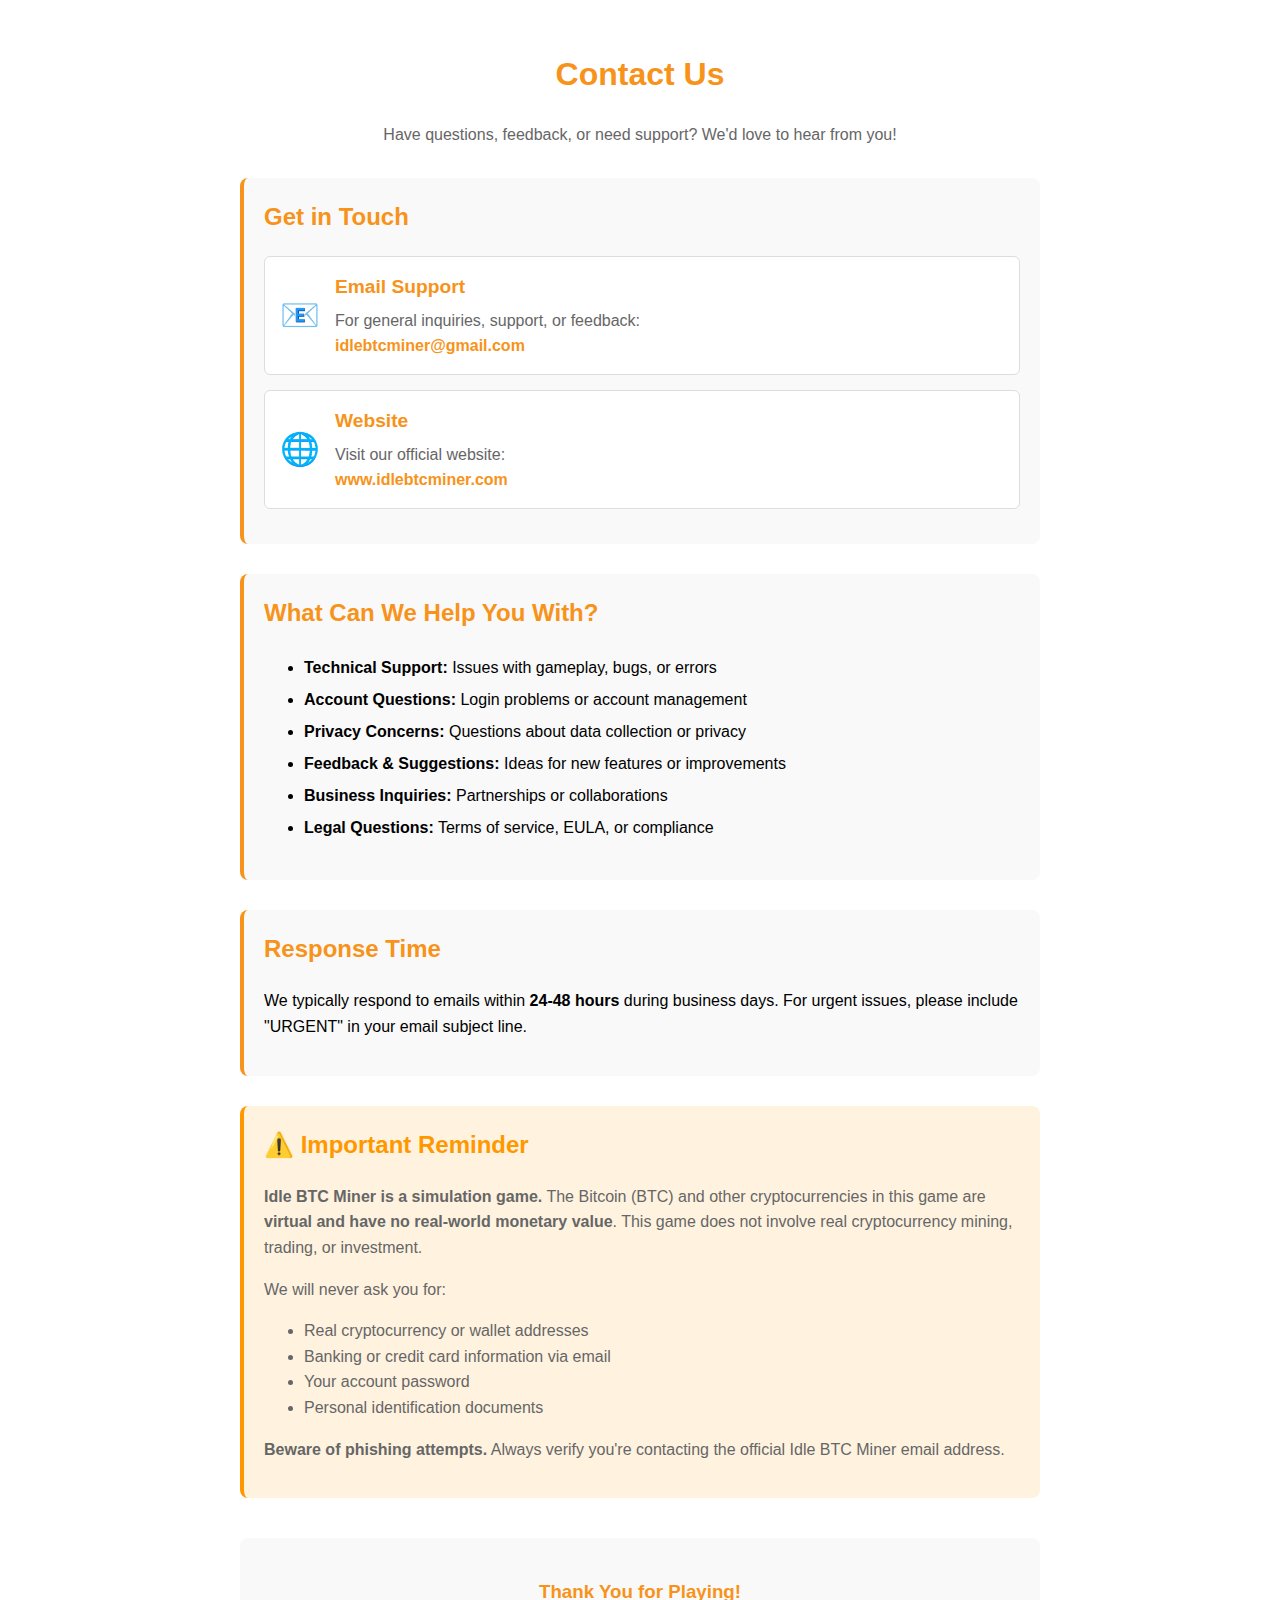
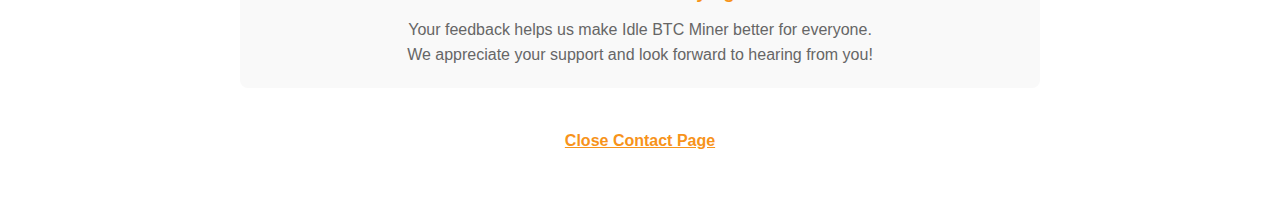
<file: contact.html>
<!DOCTYPE html>
<html lang="en">
<head>
    <meta charset="UTF-8">
    <meta name="viewport" content="width=device-width, initial-scale=1.0">
    <title>Contact Us - Idle BTC Miner</title>
    <style>
        body {
            font-family: Arial, sans-serif;
            padding: 20px;
            background: #fff;
            color: #000;
            line-height: 1.6;
        }
        h1, h2, h3 { color: #000; }
        a { color: #3030F1; }
        .contact-section {
            margin: 30px 0;
            padding: 20px;
            background: #f9f9f9;
            border-radius: 8px;
            border-left: 4px solid #f7931a;
        }
        .contact-method {
            display: flex;
            align-items: center;
            margin: 15px 0;
            padding: 15px;
            background: #fff;
            border-radius: 6px;
            border: 1px solid #ddd;
        }
        .contact-icon {
            font-size: 2rem;
            margin-right: 15px;
        }
        .contact-info h3 {
            margin: 0 0 5px 0;
            color: #f7931a;
            font-size: 1.2rem;
        }
        .contact-info p {
            margin: 0;
            color: #666;
        }
        .contact-info a {
            color: #f7931a;
            text-decoration: none;
            font-weight: bold;
        }
        .contact-info a:hover {
            text-decoration: underline;
        }
    </style>
</head>
<body>
    <div style="max-width: 800px; margin: 0 auto;">
        <h1 style="text-align: center; color: #f7931a;">Contact Us</h1>
        <p style="text-align: center; color: #666; margin-bottom: 30px;">
            Have questions, feedback, or need support? We'd love to hear from you!
        </p>

        <div class="contact-section">
            <h2 style="color: #f7931a; margin-top: 0;">Get in Touch</h2>

            <div class="contact-method">
                <div class="contact-icon">📧</div>
                <div class="contact-info">
                    <h3>Email Support</h3>
                    <p>For general inquiries, support, or feedback:</p>
                    <a href="mailto:idlebtcminer@gmail.com">idlebtcminer@gmail.com</a>
                </div>
            </div>

            <div class="contact-method">
                <div class="contact-icon">🌐</div>
                <div class="contact-info">
                    <h3>Website</h3>
                    <p>Visit our official website:</p>
                    <a href="http://www.idlebtcminer.com" target="_blank">www.idlebtcminer.com</a>
                </div>
            </div>
        </div>

        <div class="contact-section">
            <h2 style="color: #f7931a; margin-top: 0;">What Can We Help You With?</h2>
            <ul style="line-height: 2;">
                <li><strong>Technical Support:</strong> Issues with gameplay, bugs, or errors</li>
                <li><strong>Account Questions:</strong> Login problems or account management</li>
                <li><strong>Privacy Concerns:</strong> Questions about data collection or privacy</li>
                <li><strong>Feedback & Suggestions:</strong> Ideas for new features or improvements</li>
                <li><strong>Business Inquiries:</strong> Partnerships or collaborations</li>
                <li><strong>Legal Questions:</strong> Terms of service, EULA, or compliance</li>
            </ul>
        </div>

        <div class="contact-section">
            <h2 style="color: #f7931a; margin-top: 0;">Response Time</h2>
            <p>We typically respond to emails within <strong>24-48 hours</strong> during business days. For urgent issues, please include "URGENT" in your email subject line.</p>
        </div>

        <div class="contact-section" style="background: #fff3e0; border-left-color: #ff9800;">
            <h2 style="color: #ff9800; margin-top: 0;">⚠️ Important Reminder</h2>
            <p style="color: #666;">
                <strong>Idle BTC Miner is a simulation game.</strong> The Bitcoin (BTC) and other cryptocurrencies in this game are <strong>virtual and have no real-world monetary value</strong>. This game does not involve real cryptocurrency mining, trading, or investment.
            </p>
            <p style="color: #666; margin-top: 10px;">
                We will never ask you for:
            </p>
            <ul style="color: #666;">
                <li>Real cryptocurrency or wallet addresses</li>
                <li>Banking or credit card information via email</li>
                <li>Your account password</li>
                <li>Personal identification documents</li>
            </ul>
            <p style="color: #666; margin-top: 10px;">
                <strong>Beware of phishing attempts.</strong> Always verify you're contacting the official Idle BTC Miner email address.
            </p>
        </div>

        <div style="text-align: center; margin-top: 40px; padding: 20px; background: #f9f9f9; border-radius: 8px;">
            <h3 style="color: #f7931a; margin-bottom: 10px;">Thank You for Playing!</h3>
            <p style="color: #666; margin: 0;">
                Your feedback helps us make Idle BTC Miner better for everyone. <br>
                We appreciate your support and look forward to hearing from you!
            </p>
        </div>

        <p style="text-align: center; margin-top: 40px;">
            <a href="#" onclick="window.parent.closePrivacyModal(); return false;" style="color: #f7931a; font-weight: bold;">Close Contact Page</a>
        </p>
    </div>
</body>
</html>
</file>
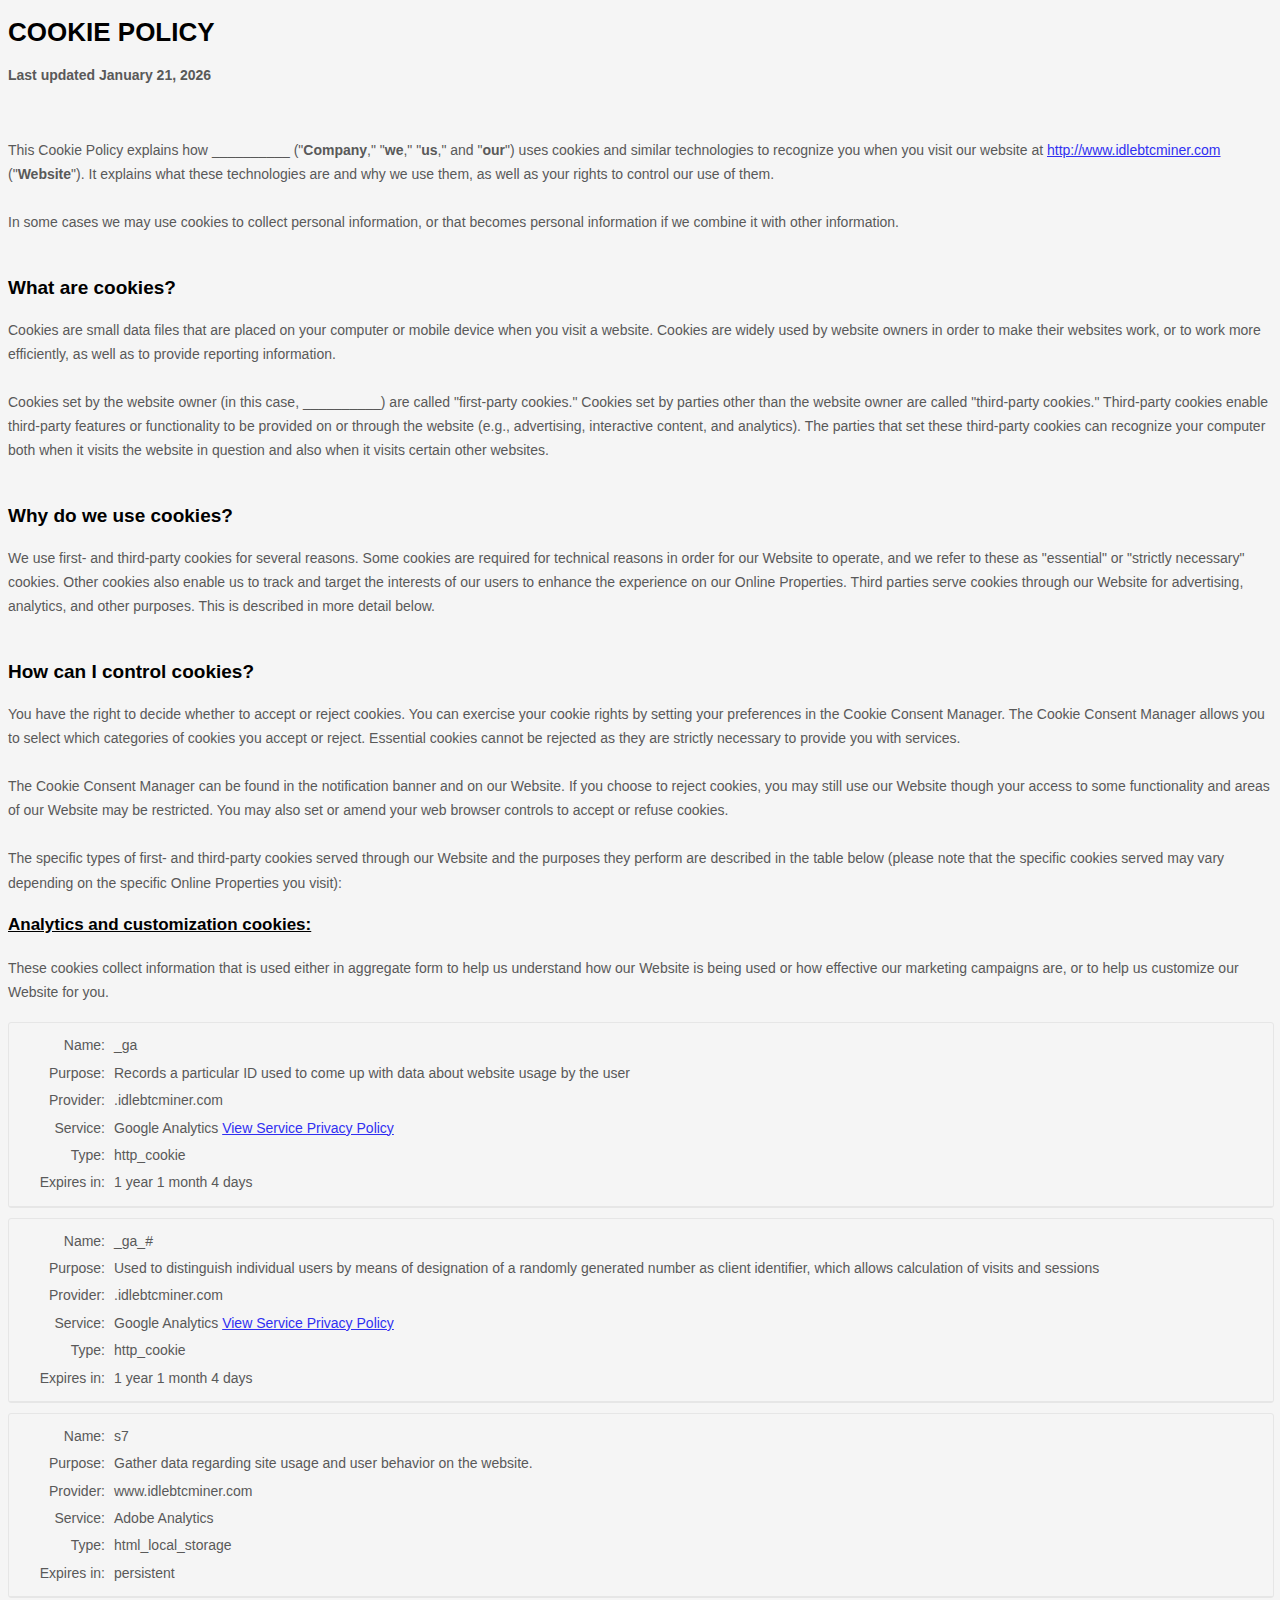
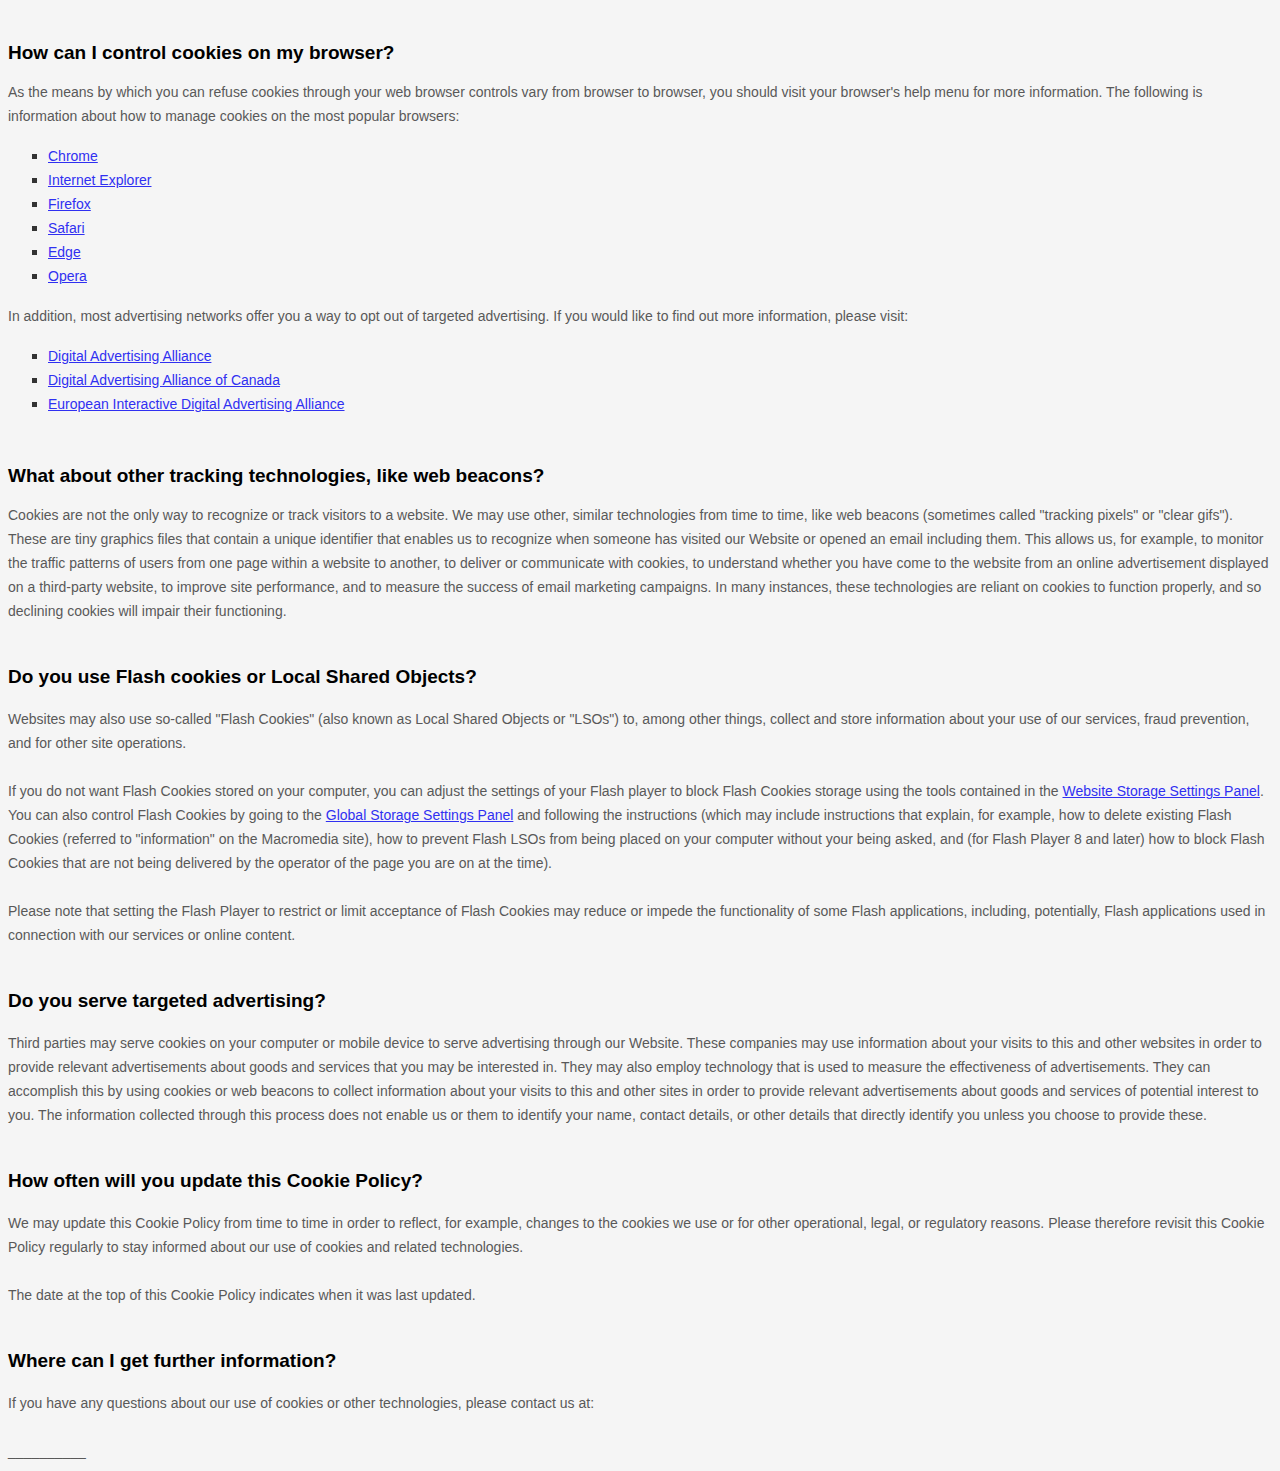
<file: cookies.html>
<!DOCTYPE html>
<html lang="en">
<head>
    <meta charset="UTF-8">
    <meta name="viewport" content="width=device-width, initial-scale=1.0">
    <title>Cookie Policy</title>
    <style>
      [data-custom-class='body'], [data-custom-class='body'] * {
              background: transparent !important;
            }
        [data-custom-class='title'], [data-custom-class='title'] * {
              font-family: Arial !important;
        font-size: 26px !important;
        color: #000000 !important;
            }
        [data-custom-class='subtitle'], [data-custom-class='subtitle'] * {
              font-family: Arial !important;
        color: #595959 !important;
        font-size: 14px !important;
            }
        [data-custom-class='heading_1'], [data-custom-class='heading_1'] * {
              font-family: Arial !important;
        font-size: 19px !important;
        color: #000000 !important;
            }
        [data-custom-class='heading_2'], [data-custom-class='heading_2'] * {
              font-family: Arial !important;
        font-size: 17px !important;
        color: #000000 !important;
            }
        [data-custom-class='body_text'], [data-custom-class='body_text'] * {
              color: #595959 !important;
        font-size: 14px !important;
        font-family: Arial !important;
            }
        [data-custom-class='link'], [data-custom-class='link'] * {
              color: #3030F1 !important;
        font-size: 14px !important;
        font-family: Arial !important;
        word-break: break-word !important;
            }
        ul {
          list-style-type: square;
        }
        ul > li > ul {
          list-style-type: circle;
        }
        ul > li > ul > li > ul {
          list-style-type: square;
        }
        ol li {
          font-family: Arial ;
        }
        body {
          background: #f5f5f5;
          font-family: Arial, sans-serif;
          color: #333;
        }
    </style>
</head>
<body>
<div data-custom-class="body">
<div><strong><span style="font-size: 26px;"><span data-custom-class="title"><h1>COOKIE POLICY</h1></span></span></strong></div><div><span style="color: rgb(127, 127, 127);"><strong><span style="font-size: 15px;"><span data-custom-class="subtitle">Last updated <bdt class="question">January 21, 2026</bdt></span></span></strong></span></div><div><br></div><div><br></div><div><br></div><div style="line-height: 1.5;"><span style="color: rgb(127, 127, 127);"><span style="color: rgb(89, 89, 89); font-size: 15px;"><span data-custom-class="body_text">This Cookie Policy explains how <bdt class="question">__________</bdt> ("<strong>Company</strong>," "<strong>we</strong>," "<strong>us</strong>," and "<strong>our</strong>") uses cookies and similar technologies to recognize you when you visit our website at </span></span><span style="color: rgb(0, 58, 250); font-size: 15px;"><span data-custom-class="body_text"><bdt class="question"><a target="_blank" data-custom-class="link" href="http://www.idlebtcminer.com">http://www.idlebtcminer.com</a></bdt></span></span><span style="color: rgb(89, 89, 89); font-size: 15px;"><span data-custom-class="body_text"> ("<strong>Website</strong>"). It explains what these technologies are and why we use them, as well as your rights to control our use of them.</span></span></span></div><div style="line-height: 1.5;"><br></div><div style="line-height: 1.5;"><span style="color: rgb(127, 127, 127);"><span style="color: rgb(89, 89, 89); font-size: 15px;"><span data-custom-class="body_text">In some cases we may use cookies to collect personal information, or that becomes personal information if we combine it with other information.</span></span></span></div><div style="line-height: 1.5;"><br></div><div style="line-height: 1.5;"><span style="color: rgb(127, 127, 127);"><span style="color: rgb(0, 0, 0); font-size: 15px;"><strong><span data-custom-class="heading_1"><h2>What are cookies?</h2></span></strong></span></span></div><div style="line-height: 1.5;"><span style="color: rgb(127, 127, 127);"><span style="color: rgb(89, 89, 89); font-size: 15px;"><span data-custom-class="body_text">Cookies are small data files that are placed on your computer or mobile device when you visit a website. Cookies are widely used by website owners in order to make their websites work, or to work more efficiently, as well as to provide reporting information.</span></span></span></div><div style="line-height: 1.5;"><br></div><div style="line-height: 1.5;"><span style="color: rgb(127, 127, 127);"><span style="color: rgb(89, 89, 89); font-size: 15px;"><span data-custom-class="body_text">Cookies set by the website owner (in this case, <bdt class="question">__________</bdt>) are called "first-party cookies." Cookies set by parties other than the website owner are called "third-party cookies." Third-party cookies enable third-party features or functionality to be provided on or through the website (e.g., advertising, interactive content, and analytics). The parties that set these third-party cookies can recognize your computer both when it visits the website in question and also when it visits certain other websites.</span></span></span></div><div style="line-height: 1.5;"><br></div><div style="line-height: 1.5;"><span style="color: rgb(127, 127, 127);"><span style="color: rgb(0, 0, 0); font-size: 15px;"><strong><span data-custom-class="heading_1"><h2>Why do we use cookies?</h2></span></strong></span></span></div><div style="line-height: 1.5;"><span style="color: rgb(127, 127, 127);"><span style="color: rgb(89, 89, 89); font-size: 15px;"><span data-custom-class="body_text">We use first-<bdt class="block-component"></bdt> and third-<bdt class="statement-end-if-in-editor"></bdt>party cookies for several reasons. Some cookies are required for technical reasons in order for our Website to operate, and we refer to these as "essential" or "strictly necessary" cookies. Other cookies also enable us to track and target the interests of our users to enhance the experience on our Online Properties. <bdt class="block-component"></bdt>Third parties serve cookies through our Website for advertising, analytics, and other purposes. <bdt class="statement-end-if-in-editor"></bdt>This is described in more detail below.</span></span></span></div><div style="line-height: 1.5;"><br></div><div style="line-height: 1.5;"><span style="color: rgb(127, 127, 127);"><span style="color: rgb(89, 89, 89); font-size: 15px;"><span style="font-size: 15px; color: rgb(89, 89, 89);"><span style="font-size: 15px; color: rgb(89, 89, 89);"><span id="control" style="color: rgb(0, 0, 0);"><strong><span data-custom-class="heading_1"><h2>How can I control cookies?</h2></span></strong></span></span></span></span></span></div><div style="line-height: 1.5;"><span style="font-size: 15px; color: rgb(89, 89, 89);"><span style="font-size: 15px; color: rgb(89, 89, 89);"><span data-custom-class="body_text">You have the right to decide whether to accept or reject cookies. You can exercise your cookie rights by setting your preferences in the Cookie Consent Manager. The Cookie Consent Manager allows you to select which categories of cookies you accept or reject. Essential cookies cannot be rejected as they are strictly necessary to provide you with services.</span></span></span></div><div style="line-height: 1.5;"><br></div><div style="line-height: 1.5;"><span style="font-size: 15px; color: rgb(89, 89, 89);"><span style="font-size: 15px; color: rgb(89, 89, 89);"><span data-custom-class="body_text">The Cookie Consent Manager can be found in the notification banner and on our Website. If you choose to reject cookies, you may still use our Website though your access to some functionality and areas of our Website may be restricted. You may also set or amend your web browser controls to accept or refuse cookies.</span></span></span></div><div style="line-height: 1.5;"><br></div><div style="line-height: 1.5;"><span style="font-size: 15px; color: rgb(89, 89, 89);"><span style="font-size: 15px; color: rgb(89, 89, 89);"><span data-custom-class="body_text">The specific types of first- and third-party cookies served through our Website and the purposes they perform are described in the table below (please note that the specific </span><span data-custom-class="body_text">cookies served may vary depending on the specific Online Properties you visit):</span></span></span><span style="font-size: 15px;"><span data-custom-class="heading_2" style="color: rgb(0, 0, 0);"><span style="font-size: 15px;"><strong><u><br><h3>Analytics and customization cookies:</h3></u></strong></span></span><span style="color: rgb(127, 127, 127);"><span style="color: rgb(89, 89, 89); font-size: 15px;"><span data-custom-class="body_text">These cookies collect information that is used either in aggregate form to help us understand how our Website is being used or how effective our marketing campaigns are, or to help us customize our Website for you.</span></span></span></div><div><br></div><div style="line-height: 1.5;"><span style="color: rgb(127, 127, 127);"><span style="color: rgb(89, 89, 89); font-size: 15px;"><span data-custom-class="body_text"></span></span></span><span data-custom-class="body_text"><section data-custom-class="body_text" style="width: 100%; border: 1px solid #e6e6e6; margin: 0 0 10px; border-radius: 3px;"><div style="padding: 8px 13px; border-bottom: 1px solid #e6e6e6;"><table><tbody><tr style="font-family: Roboto, Arial; font-size: 12px; line-height: 1.67; margin: 0 0 8px; vertical-align: top;"><th style="text-align: right; color: #19243c; min-width: 80px; font-weight: normal;">Name:</th><td style="display: inline-block; margin-left: 5px;"><span style="color: #8b93a7; word-break: break-all;">_ga</span></td></tr><tr style="font-family: Roboto, Arial; font-size: 12px; line-height: 1.67; margin: 0; vertical-align: top;"><th style="text-align: right; color: #19243c; min-width: 80px; font-weight: normal;">Purpose:</th><td style="display: inline-block; margin-left: 5px;"><span style="color: #8b93a7; word-break: break-all;">Records a particular ID used to come up with data about website usage by the user</span></td></tr><tr style="font-family: Roboto, Arial; font-size: 12px; line-height: 1.67; margin: 0 0 8px; vertical-align: top;"><th style="text-align: right; color: #19243c; min-width: 80px; font-weight: normal;">Provider:</th><td style="display: inline-block; margin-left: 5px;"><span style="color: #8b93a7; word-break: break-all;">.idlebtcminer.com</span></td></tr><tr style="font-family: Roboto, Arial; font-size: 12px; line-height: 1.67; margin: 0 0 8px; vertical-align: top;"><th style="text-align: right; color: rgb(25, 36, 60); min-width: 80px; font-weight: normal;">Service:</th><td style="display: inline-block; margin-left: 5px;"><span style="color: #8b93a7; word-break: break-all;">Google Analytics  <a data-custom-class="link" href="https://business.safety.google/privacy/" style="color: rgb(0, 58, 250);" target="_blank"><span data-custom-class="link">View Service Privacy Policy</span></a></span></td></tr><tr style="font-family: Roboto, Arial; font-size: 12px; line-height: 1.67; margin: 0 0 8px; vertical-align: top;"><th style="text-align: right; color: #19243c; min-width: 80px; font-weight: normal;">Type:</th><td style="display: inline-block; margin-left: 5px;"><span style="color: #8b93a7; word-break: break-all;">http_cookie</span></td></tr><tr style="font-family: Roboto, Arial; font-size: 12px; line-height: 1.67; margin: 0 0 8px; vertical-align: top;"><th style="text-align: right; color: #19243c; min-width: 80px; font-weight: normal;">Expires in:</th><td style="display: inline-block; margin-left: 5px;"><span style="color: #8b93a7; word-break: break-all;">1 year 1 month 4 days</span></td></tr></tbody></table></div></section></span></span></span><span data-custom-class="body_text"><section data-custom-class="body_text" style="width: 100%; border: 1px solid #e6e6e6; margin: 0 0 10px; border-radius: 3px;"><div style="padding: 8px 13px; border-bottom: 1px solid #e6e6e6;"><table><tbody><tr style="font-family: Roboto, Arial; font-size: 12px; line-height: 1.67; margin: 0 0 8px; vertical-align: top;"><th style="text-align: right; color: #19243c; min-width: 80px; font-weight: normal;">Name:</th><td style="display: inline-block; margin-left: 5px;"><span style="color: #8b93a7; word-break: break-all;">_ga_#</span></td></tr><tr style="font-family: Roboto, Arial; font-size: 12px; line-height: 1.67; margin: 0; vertical-align: top;"><th style="text-align: right; color: #19243c; min-width: 80px; font-weight: normal;">Purpose:</th><td style="display: inline-block; margin-left: 5px;"><span style="color: #8b93a7; word-break: break-all;">Used to distinguish individual users by means of designation of a randomly generated number as client identifier, which allows calculation of visits and sessions</span></td></tr><tr style="font-family: Roboto, Arial; font-size: 12px; line-height: 1.67; margin: 0 0 8px; vertical-align: top;"><th style="text-align: right; color: #19243c; min-width: 80px; font-weight: normal;">Provider:</th><td style="display: inline-block; margin-left: 5px;"><span style="color: #8b93a7; word-break: break-all;">.idlebtcminer.com</span></td></tr><tr style="font-family: Roboto, Arial; font-size: 12px; line-height: 1.67; margin: 0 0 8px; vertical-align: top;"><th style="text-align: right; color: rgb(25, 36, 60); min-width: 80px; font-weight: normal;">Service:</th><td style="display: inline-block; margin-left: 5px;"><span style="color: #8b93a7; word-break: break-all;">Google Analytics  <a data-custom-class="link" href="https://business.safety.google/privacy/" style="color: rgb(0, 58, 250);" target="_blank"><span data-custom-class="link">View Service Privacy Policy</span></a></span></td></tr><tr style="font-family: Roboto, Arial; font-size: 12px; line-height: 1.67; margin: 0 0 8px; vertical-align: top;"><th style="text-align: right; color: #19243c; min-width: 80px; font-weight: normal;">Type:</th><td style="display: inline-block; margin-left: 5px;"><span style="color: #8b93a7; word-break: break-all;">http_cookie</span></td></tr><tr style="font-family: Roboto, Arial; font-size: 12px; line-height: 1.67; margin: 0 0 8px; vertical-align: top;"><th style="text-align: right; color: #19243c; min-width: 80px; font-weight: normal;">Expires in:</th><td style="display: inline-block; margin-left: 5px;"><span style="color: #8b93a7; word-break: break-all;">1 year 1 month 4 days</span></td></tr></tbody></table></div></section></span></span></span><span data-custom-class="body_text"><section data-custom-class="body_text" style="width: 100%; border: 1px solid #e6e6e6; margin: 0 0 10px; border-radius: 3px;"><div style="padding: 8px 13px; border-bottom: 1px solid #e6e6e6;"><table><tbody><tr style="font-family: Roboto, Arial; font-size: 12px; line-height: 1.67; margin: 0 0 8px; vertical-align: top;"><th style="text-align: right; color: #19243c; min-width: 80px; font-weight: normal;">Name:</th><td style="display: inline-block; margin-left: 5px;"><span style="color: #8b93a7; word-break: break-all;">s7</span></td></tr><tr style="font-family: Roboto, Arial; font-size: 12px; line-height: 1.67; margin: 0; vertical-align: top;"><th style="text-align: right; color: #19243c; min-width: 80px; font-weight: normal;">Purpose:</th><td style="display: inline-block; margin-left: 5px;"><span style="color: #8b93a7; word-break: break-all;">Gather data regarding site usage and user behavior on the website.</span></td></tr><tr style="font-family: Roboto, Arial; font-size: 12px; line-height: 1.67; margin: 0 0 8px; vertical-align: top;"><th style="text-align: right; color: #19243c; min-width: 80px; font-weight: normal;">Provider:</th><td style="display: inline-block; margin-left: 5px;"><span style="color: #8b93a7; word-break: break-all;">www.idlebtcminer.com</span></td></tr><tr style="font-family: Roboto, Arial; font-size: 12px; line-height: 1.67; margin: 0 0 8px; vertical-align: top;"><th style="text-align: right; color: rgb(25, 36, 60); min-width: 80px; font-weight: normal;">Service:</th><td style="display: inline-block; margin-left: 5px;"><span style="color: #8b93a7; word-break: break-all;">Adobe Analytics </span></td></tr><tr style="font-family: Roboto, Arial; font-size: 12px; line-height: 1.67; margin: 0 0 8px; vertical-align: top;"><th style="text-align: right; color: #19243c; min-width: 80px; font-weight: normal;">Type:</th><td style="display: inline-block; margin-left: 5px;"><span style="color: #8b93a7; word-break: break-all;">html_local_storage</span></td></tr><tr style="font-family: Roboto, Arial; font-size: 12px; line-height: 1.67; margin: 0 0 8px; vertical-align: top;"><th style="text-align: right; color: #19243c; min-width: 80px; font-weight: normal;">Expires in:</th><td style="display: inline-block; margin-left: 5px;"><span style="color: #8b93a7; word-break: break-all;">persistent</span></td></tr></tbody></table></div></section></span></span></div><div><br></div><div><span style="color: rgb(127, 127, 127);"><span style="color: rgb(0, 0, 0); font-size: 15px;"><strong><span data-custom-class="heading_1"><h2>How can I control cookies on my browser?</h2></span></strong></span></span></div><div style="line-height: 1.5;"><span data-custom-class="body_text">As the means by which you can refuse cookies through your web browser controls vary from browser to browser, you should visit your browser's help menu for more information. The following is information about how to manage cookies on the most popular browsers:</span><span style="color: rgb(0, 58, 250);"><a data-custom-class="link" href="https://support.google.com/chrome/answer/95647#zippy=%2Callow-or-block-cookies" rel="noopener noreferrer" target="_blank"></a></span></div><ul><li style="line-height: 1.5;"><span style="color: rgb(0, 58, 250);"><a data-custom-class="link" href="https://support.google.com/chrome/answer/95647#zippy=%2Callow-or-block-cookies" rel="noopener noreferrer" target="_blank"><span style="font-size: 15px;">Chrome</span></a></span></li><li style="line-height: 1.5;"><span style="color: rgb(0, 58, 250);"><a data-custom-class="link" href="https://support.microsoft.com/en-us/windows/delete-and-manage-cookies-168dab11-0753-043d-7c16-ede5947fc64d" rel="noopener noreferrer" target="_blank"><span style="font-size: 15px;">Internet Explorer</span></a></span></li><li style="line-height: 1.5;"><span style="color: rgb(0, 58, 250);"><a data-custom-class="link" href="https://support.mozilla.org/en-US/kb/enhanced-tracking-protection-firefox-desktop?redirectslug=enable-and-disable-cookies-website-preferences&redirectlocale=en-US" rel="noopener noreferrer" target="_blank"><span style="font-size: 15px;">Firefox</span></a></span></li><li style="line-height: 1.5;"><span style="color: rgb(0, 58, 250);"><a data-custom-class="link" href="https://support.apple.com/en-ie/guide/safari/sfri11471/mac" rel="noopener noreferrer" target="_blank"><span style="font-size: 15px;">Safari</span></a></span></li><li style="line-height: 1.5;"><span style="color: rgb(0, 58, 250);"><a data-custom-class="link" href="https://support.microsoft.com/en-us/windows/microsoft-edge-browsing-data-and-privacy-bb8174ba-9d73-dcf2-9b4a-c582b4e640dd" rel="noopener noreferrer" target="_blank"><span style="font-size: 15px;">Edge</span></a></span></li><li style="line-height: 1.5;"><span style="color: rgb(0, 58, 250);"><a data-custom-class="link" href="https://help.opera.com/en/latest/web-preferences/" rel="noopener noreferrer" target="_blank"><span style="font-size: 15px;">Opera</span></a></span></li></ul><div style="line-height: 1.5;"><span data-custom-class="body_text">In addition, most advertising networks offer you a way to opt out of targeted advertising. If you would like to find out more information, please visit:</span><span style="color: rgb(0, 58, 250);"><a data-custom-class="link" href="http://www.aboutads.info/choices/" rel="noopener noreferrer" target="_blank"></a></span></div><ul><li style="line-height: 1.5;"><span style="color: rgb(0, 58, 250);"><a data-custom-class="link" href="http://www.aboutads.info/choices/" rel="noopener noreferrer" target="_blank"><span style="font-size: 15px;">Digital Advertising Alliance</span></a></span><span style="color: rgb(0, 58, 250);"><a data-custom-class="link" href="https://youradchoices.ca/" rel="noopener noreferrer" target="_blank"></a></span></li><li style="line-height: 1.5;"><span style="color: rgb(0, 58, 250);"><a data-custom-class="link" href="https://youradchoices.ca/" rel="noopener noreferrer" target="_blank"><span style="color: rgb(0, 58, 250); font-size: 15px;">Digital Advertising Alliance of Canada</span></a></span><span style="color: rgb(0, 58, 250);"><a data-custom-class="link" href="http://www.youronlinechoices.com/" rel="noopener noreferrer" target="_blank"></a></span></li><li style="line-height: 1.5;"><span style="color: rgb(0, 58, 250);"><a data-custom-class="link" href="http://www.youronlinechoices.com/" rel="noopener noreferrer" target="_blank"><span style="font-size: 15px;">European Interactive Digital Advertising Alliance</span></a></span></li></ul><div><br></div><div><strong><span data-custom-class="heading_1"><h2>What about other tracking technologies, like web beacons?</h2></span></strong></div><div style="line-height: 1.5;"><span style="color: rgb(127, 127, 127);"><span style="color: rgb(89, 89, 89); font-size: 15px;"><span style="font-size: 15px; color: rgb(89, 89, 89);"><span data-custom-class="body_text">Cookies are not the only way to recognize or track visitors to a website. We may use other, similar technologies from time to time, like web beacons (sometimes called "tracking pixels" or "clear gifs"). These are tiny graphics files that contain a unique identifier that enables us to recognize when someone has visited our Website<bdt class="block-component"></bdt> or opened an email including them<bdt class="statement-end-if-in-editor"></bdt>. This allows us, for example, to monitor </span><span style="font-size: 15px; color: rgb(89, 89, 89);"><span style="color: rgb(89, 89, 89);"><span data-custom-class="body_text">the traffic patterns of users from one page within a website to another, to deliver or communicate with cookies, to understand whether you have come to the website from an online advertisement displayed on a third-party website, to improve site performance, and to measure the success of email marketing campaigns. In many instances, these technologies are reliant on cookies to function properly, and so declining cookies will impair their functioning.</span><bdt class="block-component"></bdt></span></span></span></span></span></div><div style="line-height: 1.5;"><br></div><div style="line-height: 1.5;"><span data-custom-class="heading_1"><strong><h2>Do you use Flash cookies or Local Shared Objects?</h2></strong></span></div><div style="line-height: 1.5;"><span style="font-size: 15px; color: rgb(89, 89, 89);"><span data-custom-class="body_text">Websites may also use so-called "Flash Cookies" (also known as Local Shared Objects or "LSOs") to, among other things, collect and store information about your use of our services, fraud prevention, and for other site operations.</span></span></div><div style="line-height: 1.5;"><br></div><div style="line-height: 1.5;"><span style="font-size: 15px; color: rgb(89, 89, 89);"><span data-custom-class="body_text">If you do not want Flash Cookies stored on your computer, you can adjust the settings of your Flash player to block Flash Cookies storage using the tools contained in the </span></span><span data-custom-class="body_text"><span style="color: rgb(0, 58, 250);"><a data-custom-class="link" href="http://www.macromedia.com/support/documentation/en/flashplayer/help/settings_manager07.html" rel="noopener noreferrer" target="_blank"><span style="font-size: 15px;">Website Storage Settings Panel</span></a></span><span style="font-size: 15px; color: rgb(89, 89, 89);">. You can also control Flash Cookies by going to the </span><span style="color: rgb(0, 58, 250);"><a data-custom-class="link" href="http://www.macromedia.com/support/documentation/en/flashplayer/help/settings_manager03.html" rel="noopener noreferrer" target="_blank"><span style="font-size: 15px;">Global Storage Settings Panel</span></a></span></span><span style="font-size: 15px; color: rgb(89, 89, 89);"><span data-custom-class="body_text"> and </span><span style="font-size:15px; color: rgb(89, 89, 89);"><span data-custom-class="body_text">following the instructions (which may include instructions that explain, for example, how to delete existing Flash Cookies (referred to "information" on the Macromedia site), how to prevent Flash LSOs from being placed on your computer without your being asked, and (for Flash Player 8 and later) how to block Flash Cookies that are not being delivered by the operator of the page you are on at the time).</span></span></span></div><div style="line-height: 1.5;"><br></div><div style="line-height: 1.5;"><span style="font-size: 15px; color: rgb(89, 89, 89);"><span style="font-size: 15px; color: rgb(89, 89, 89);"><span data-custom-class="body_text">Please note that setting the Flash Player to restrict or limit acceptance of Flash Cookies may reduce or impede the functionality of some Flash applications, including, potentially, Flash applications used in connection with our services or online content.</span></span></span><span style="color: rgb(127, 127, 127);"><span style="color: rgb(89, 89, 89); font-size: 15px;"><span style="font-size: 15px; color: rgb(89, 89, 89);"><span style="font-size: 15px; color: rgb(89, 89, 89);"><span style="color: rgb(89, 89, 89);"><bdt class="statement-end-if-in-editor"></bdt><bdt class="block-component"></bdt></span></span></span></span></span></div><div style="line-height: 1.5;"><br></div><div style="line-height: 1.5;"><strong><span data-custom-class="heading_1"><h2>Do you serve targeted advertising?</h2></span></strong></div><div style="line-height: 1.5;"><span style="font-size: 15px; color: rgb(89, 89, 89);"><span data-custom-class="body_text">Third parties may serve cookies on your computer or mobile device to serve advertising through our Website. These companies may use information about your visits to this and other websites in order to provide relevant advertisements about goods and services that you may be interested in. They may also employ technology that is used to measure the effectiveness of advertisements. They can accomplish this by using cookies or web beacons to collect information about your visits to this and other sites in order to provide relevant advertisements about goods and services of potential interest to you. The information collected through this process does not enable us or them to identify your name, contact details, or other details that directly identify you unless you choose to provide these.</span></span><span style="color: rgb(127, 127, 127);"><span style="color: rgb(89, 89, 89); font-size: 15px;"><span style="font-size: 15px; color: rgb(89, 89, 89);"><span style="font-size: 15px; color: rgb(89, 89, 89);"><span style="color: rgb(89, 89, 89);"><bdt class="statement-end-if-in-editor"></bdt></span></span></span></span></span></div><div style="line-height: 1.5;"><br></div><div style="line-height: 1.5;"><strong><span data-custom-class="heading_1"><h2>How often will you update this Cookie Policy?</h2></span></strong></div><div style="line-height: 1.5;"><span style="font-size: 15px; color: rgb(89, 89, 89);"><span style="font-size: 15px; color: rgb(89, 89, 89);"><span data-custom-class="body_text">We may update </span><span style="font-size: 15px; color: rgb(89, 89, 89);"><span data-custom-class="body_text">this Cookie Policy from time to time in order to reflect, for example, changes to the cookies we use or for other operational, legal, or regulatory reasons. Please therefore revisit this Cookie Policy regularly to stay informed about our use of cookies and related technologies.</span></span></span></span></div><div style="line-height: 1.5;"><br></div><div style="line-height: 1.5;"><span style="font-size: 15px; color: rgb(89, 89, 89);"><span style="font-size: 15px; color: rgb(89, 89, 89);"><span style="font-size: 15px; color: rgb(89, 89, 89);"><span data-custom-class="body_text">The date at the top of this Cookie Policy indicates when it was last updated.</span></span></span></span></div><div style="line-height: 1.5;"><br></div><div style="line-height: 1.5;"><strong><span data-custom-class="heading_1"><h2>Where can I get further information?</h2></span></strong></div><div style="line-height: 1.5;"><span style="font-size: 15px; color: rgb(89, 89, 89);"><span style="font-size: 15px; color: rgb(89, 89, 89);"><span style="font-size: 15px; color: rgb(89, 89, 89);"><span data-custom-class="body_text">If you have any questions about our use of cookies or other technologies, please<bdt class="block-component"></bdt> contact us at<bdt class="statement-end-if-in-editor"></bdt>:</span></span></span></span></div><div style="line-height: 1.5;"><br></div><div style="line-height: 1.5;"><span style="font-size: 15px; color: rgb(89, 89, 89);"><span style="font-size: 15px; color: rgb(89, 89, 89);"><span data-custom-class="body_text"><bdt class="question">__________</bdt></span></span></span></div><div style="line-height: 1.5;"><bdt class="block-component"><span style="font-size: 15px;"></span></bdt></div><div style="line-height: 1.5;"><span style="font-size: 15px; color: rgb(89, 89, 89);"><span data-custom-class="body_text"><bdt class="block-component"></bdt></span></span></div><div style="line-height: 1.5;"><bdt class="block-component"></bdt><span data-custom-class="body_text"><span style="font-size: 15px; color: rgb(89, 89, 89);"><bdt class="block-component"></bdt><bdt class="block-component"></bdt><bdt class="block-component"><bdt class="block-component"></bdt></bdt></span></span><span data-custom-class="body_text"><span style="font-size: 15px; color: rgb(89, 89, 89);"><bdt class="block-component"></bdt></span></span></div><div style="display: none;"><a class="cookie123" href="https://app.termly.io/dsar/d384118a-6fec-405c-bd38-16a09911c7c3"></a></div></div>
</body>
</html>
</file>
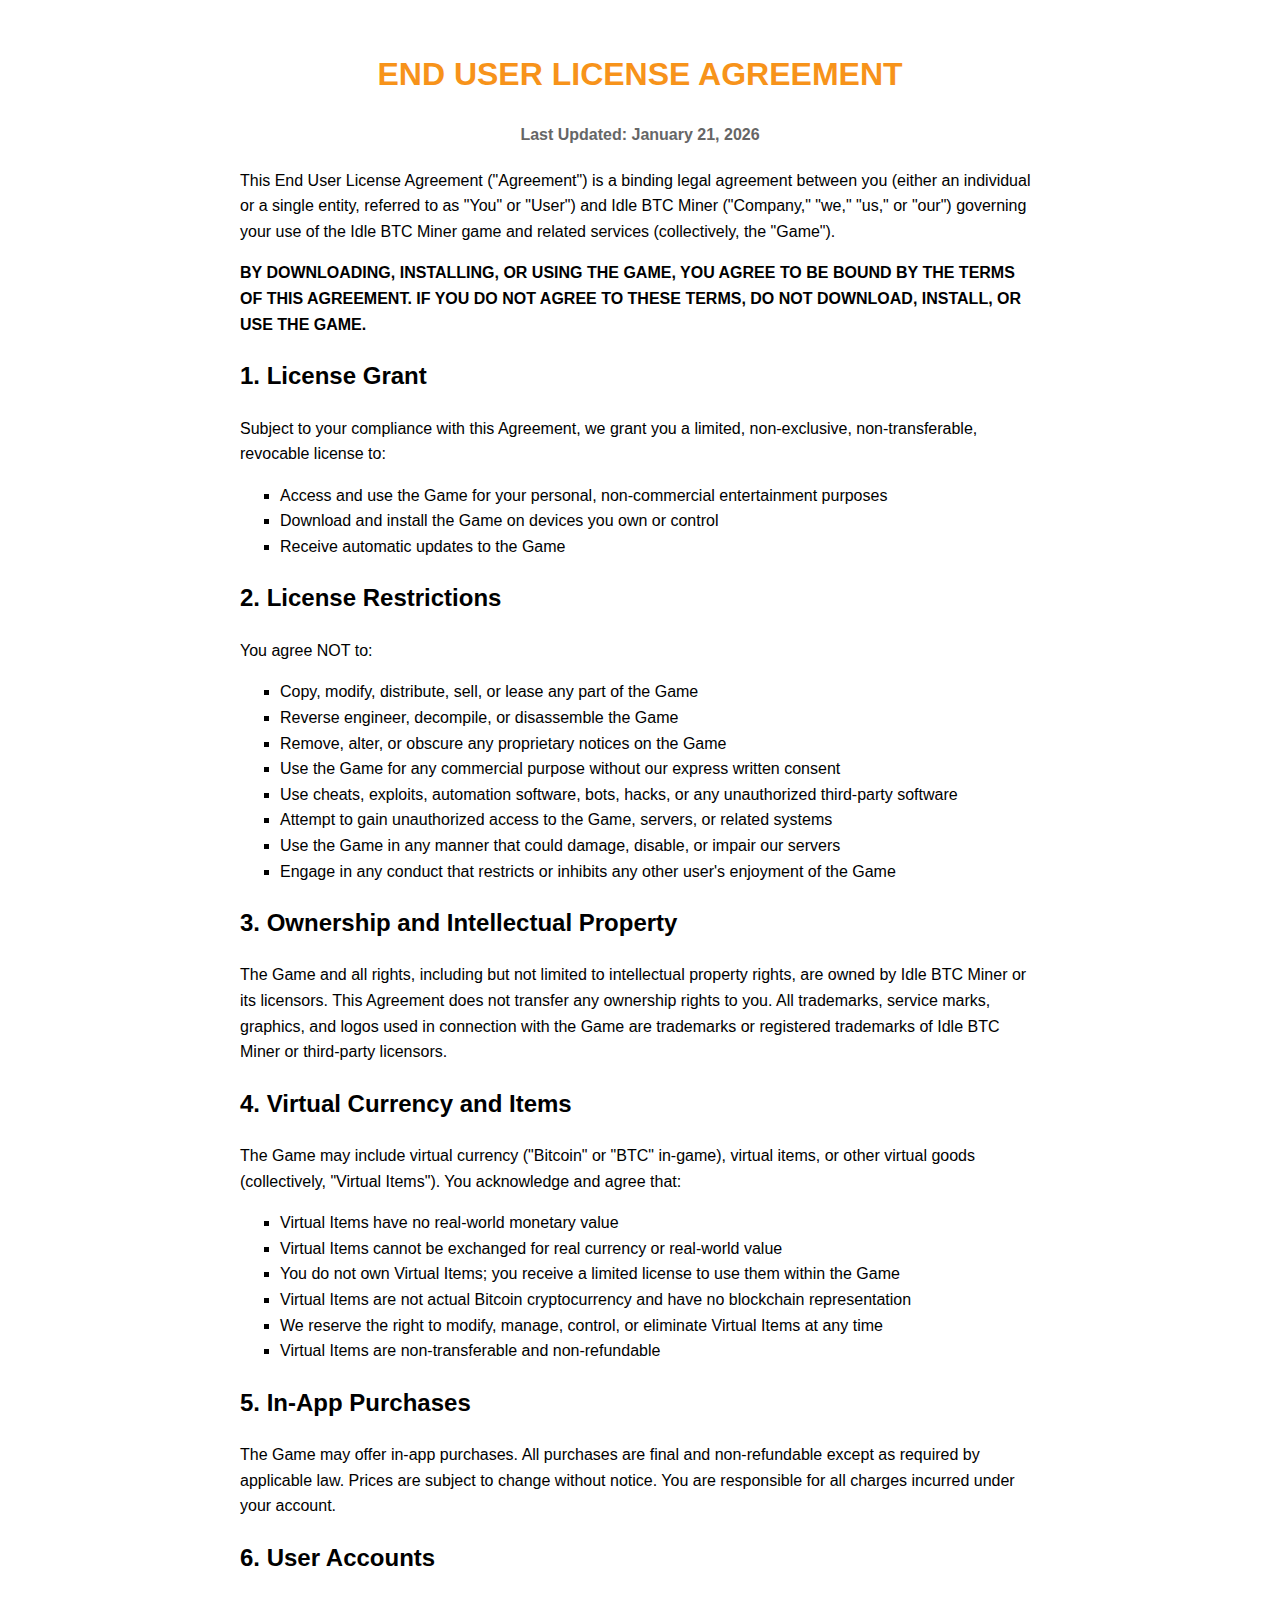
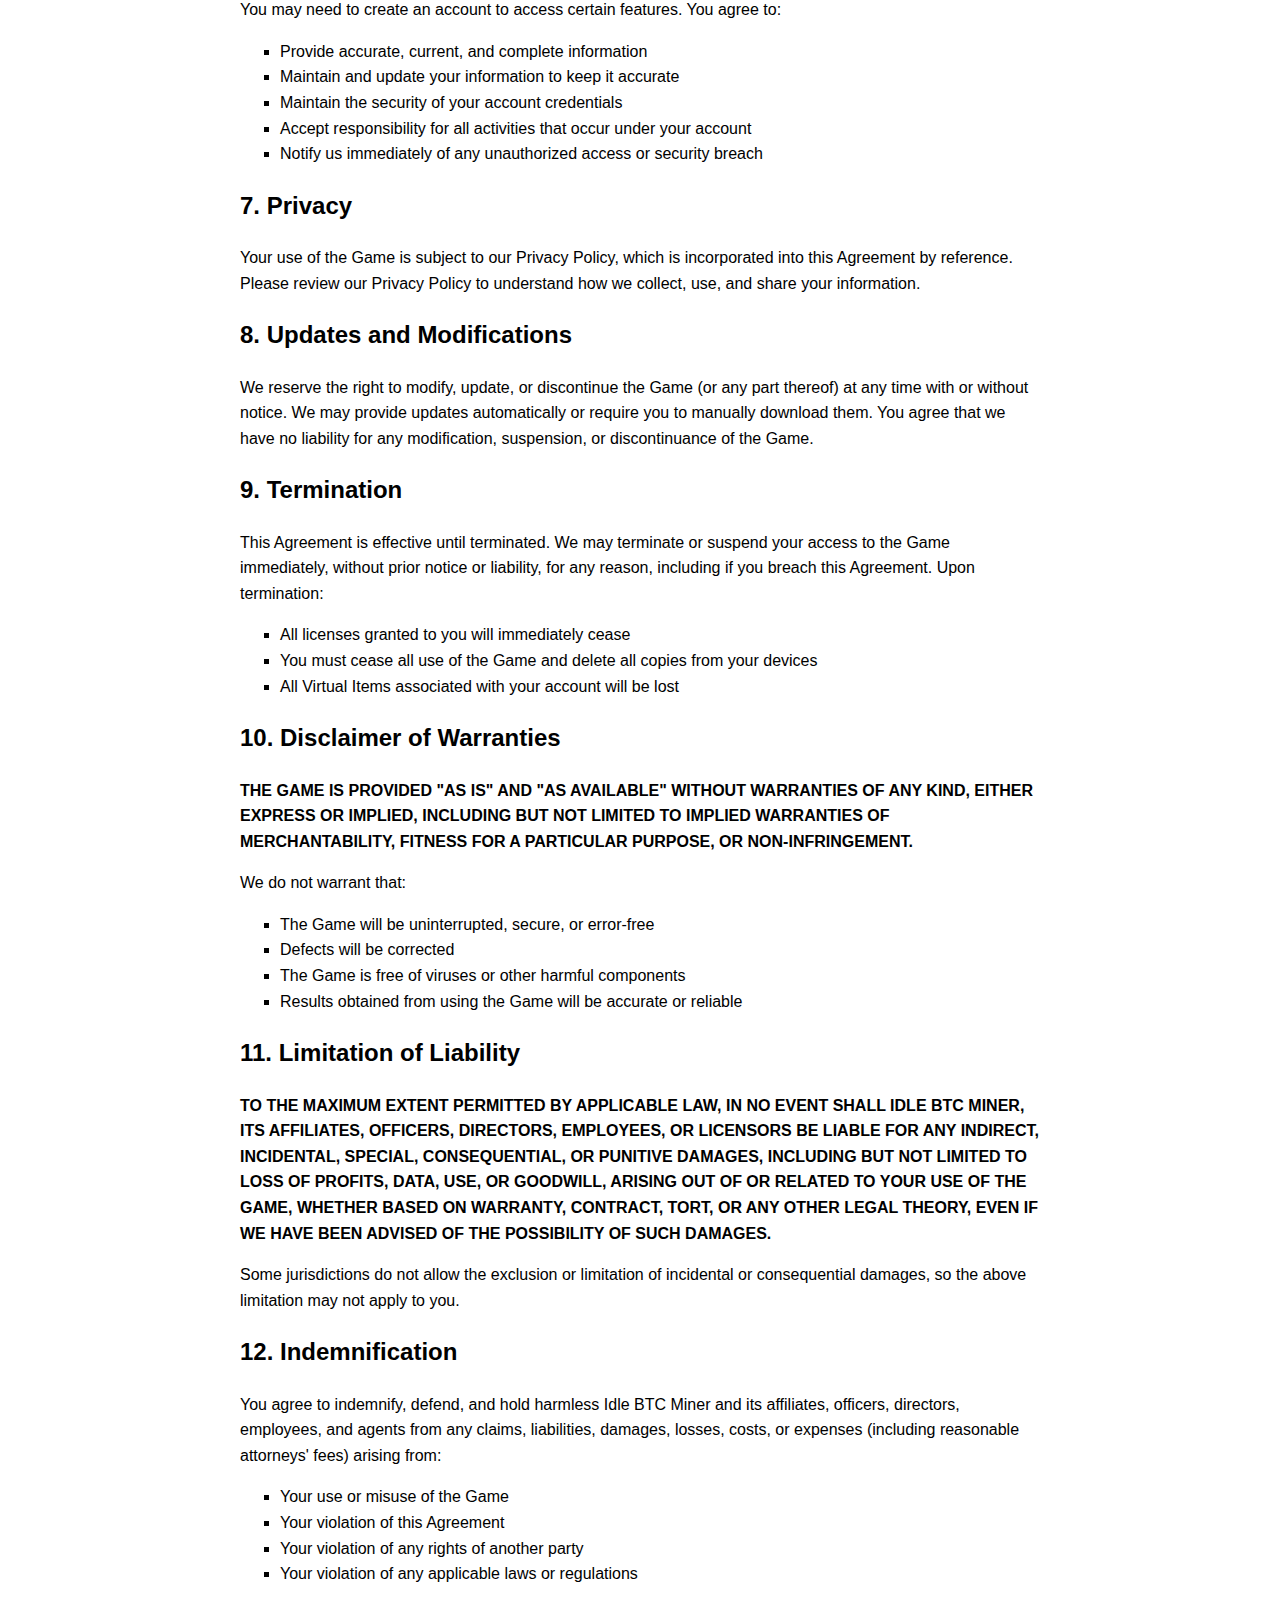
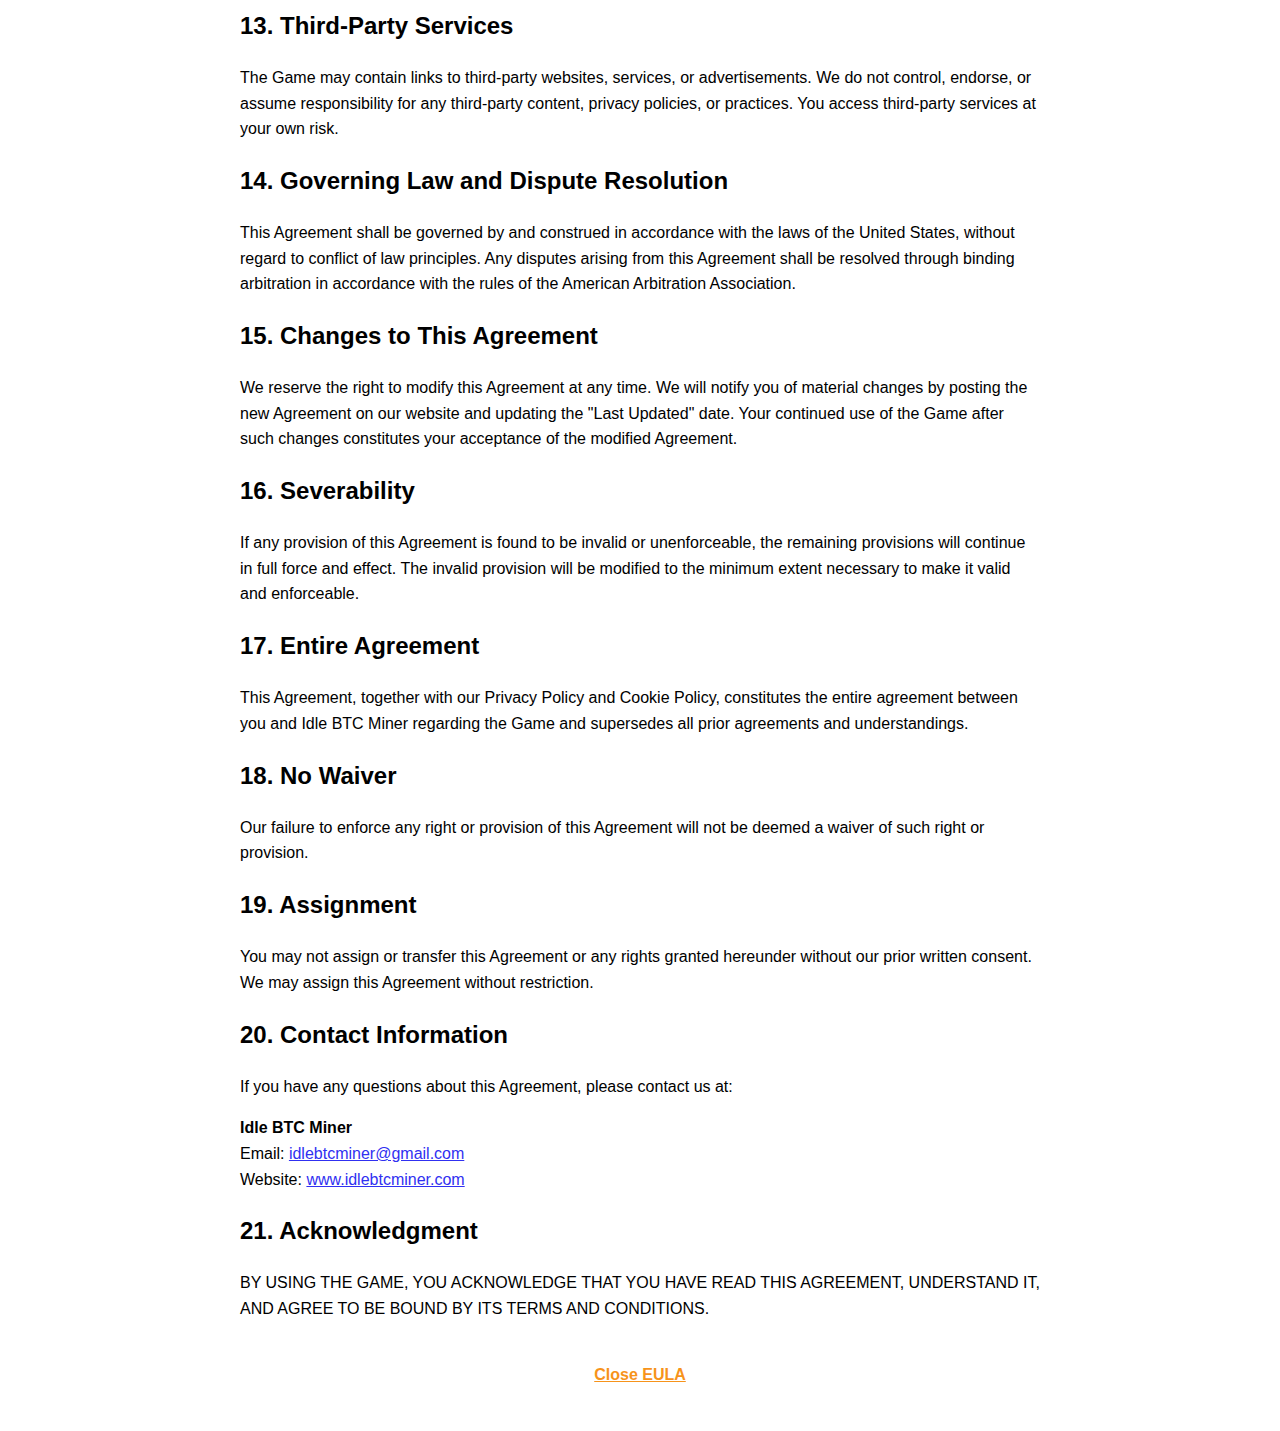
<file: eula.html>
<!DOCTYPE html>
<html lang="en">
<head>
    <meta charset="UTF-8">
    <meta name="viewport" content="width=device-width, initial-scale=1.0">
    <title>End User License Agreement - Idle BTC Miner</title>
    <style>
        body {
            font-family: Arial, sans-serif;
            padding: 20px;
            background: #fff;
            color: #000;
            line-height: 1.6;
        }
        h1, h2, h3 { color: #000; }
        a { color: #3030F1; }
        ul { list-style-type: square; }
        .eula-section { margin: 20px 0; }
    </style>
</head>
<body>
    <div style="max-width: 800px; margin: 0 auto;">
        <h1 style="text-align: center; color: #f7931a;">END USER LICENSE AGREEMENT</h1>
        <p style="text-align: center; color: #666;"><strong>Last Updated: January 21, 2026</strong></p>

        <div class="eula-section">
            <p>This End User License Agreement ("Agreement") is a binding legal agreement between you (either an individual or a single entity, referred to as "You" or "User") and Idle BTC Miner ("Company," "we," "us," or "our") governing your use of the Idle BTC Miner game and related services (collectively, the "Game").</p>

            <p><strong>BY DOWNLOADING, INSTALLING, OR USING THE GAME, YOU AGREE TO BE BOUND BY THE TERMS OF THIS AGREEMENT. IF YOU DO NOT AGREE TO THESE TERMS, DO NOT DOWNLOAD, INSTALL, OR USE THE GAME.</strong></p>
        </div>

        <div class="eula-section">
            <h2>1. License Grant</h2>
            <p>Subject to your compliance with this Agreement, we grant you a limited, non-exclusive, non-transferable, revocable license to:</p>
            <ul>
                <li>Access and use the Game for your personal, non-commercial entertainment purposes</li>
                <li>Download and install the Game on devices you own or control</li>
                <li>Receive automatic updates to the Game</li>
            </ul>
        </div>

        <div class="eula-section">
            <h2>2. License Restrictions</h2>
            <p>You agree NOT to:</p>
            <ul>
                <li>Copy, modify, distribute, sell, or lease any part of the Game</li>
                <li>Reverse engineer, decompile, or disassemble the Game</li>
                <li>Remove, alter, or obscure any proprietary notices on the Game</li>
                <li>Use the Game for any commercial purpose without our express written consent</li>
                <li>Use cheats, exploits, automation software, bots, hacks, or any unauthorized third-party software</li>
                <li>Attempt to gain unauthorized access to the Game, servers, or related systems</li>
                <li>Use the Game in any manner that could damage, disable, or impair our servers</li>
                <li>Engage in any conduct that restricts or inhibits any other user's enjoyment of the Game</li>
            </ul>
        </div>

        <div class="eula-section">
            <h2>3. Ownership and Intellectual Property</h2>
            <p>The Game and all rights, including but not limited to intellectual property rights, are owned by Idle BTC Miner or its licensors. This Agreement does not transfer any ownership rights to you. All trademarks, service marks, graphics, and logos used in connection with the Game are trademarks or registered trademarks of Idle BTC Miner or third-party licensors.</p>
        </div>

        <div class="eula-section">
            <h2>4. Virtual Currency and Items</h2>
            <p>The Game may include virtual currency ("Bitcoin" or "BTC" in-game), virtual items, or other virtual goods (collectively, "Virtual Items"). You acknowledge and agree that:</p>
            <ul>
                <li>Virtual Items have no real-world monetary value</li>
                <li>Virtual Items cannot be exchanged for real currency or real-world value</li>
                <li>You do not own Virtual Items; you receive a limited license to use them within the Game</li>
                <li>Virtual Items are not actual Bitcoin cryptocurrency and have no blockchain representation</li>
                <li>We reserve the right to modify, manage, control, or eliminate Virtual Items at any time</li>
                <li>Virtual Items are non-transferable and non-refundable</li>
            </ul>
        </div>

        <div class="eula-section">
            <h2>5. In-App Purchases</h2>
            <p>The Game may offer in-app purchases. All purchases are final and non-refundable except as required by applicable law. Prices are subject to change without notice. You are responsible for all charges incurred under your account.</p>
        </div>

        <div class="eula-section">
            <h2>6. User Accounts</h2>
            <p>You may need to create an account to access certain features. You agree to:</p>
            <ul>
                <li>Provide accurate, current, and complete information</li>
                <li>Maintain and update your information to keep it accurate</li>
                <li>Maintain the security of your account credentials</li>
                <li>Accept responsibility for all activities that occur under your account</li>
                <li>Notify us immediately of any unauthorized access or security breach</li>
            </ul>
        </div>

        <div class="eula-section">
            <h2>7. Privacy</h2>
            <p>Your use of the Game is subject to our Privacy Policy, which is incorporated into this Agreement by reference. Please review our Privacy Policy to understand how we collect, use, and share your information.</p>
        </div>

        <div class="eula-section">
            <h2>8. Updates and Modifications</h2>
            <p>We reserve the right to modify, update, or discontinue the Game (or any part thereof) at any time with or without notice. We may provide updates automatically or require you to manually download them. You agree that we have no liability for any modification, suspension, or discontinuance of the Game.</p>
        </div>

        <div class="eula-section">
            <h2>9. Termination</h2>
            <p>This Agreement is effective until terminated. We may terminate or suspend your access to the Game immediately, without prior notice or liability, for any reason, including if you breach this Agreement. Upon termination:</p>
            <ul>
                <li>All licenses granted to you will immediately cease</li>
                <li>You must cease all use of the Game and delete all copies from your devices</li>
                <li>All Virtual Items associated with your account will be lost</li>
            </ul>
        </div>

        <div class="eula-section">
            <h2>10. Disclaimer of Warranties</h2>
            <p><strong>THE GAME IS PROVIDED "AS IS" AND "AS AVAILABLE" WITHOUT WARRANTIES OF ANY KIND, EITHER EXPRESS OR IMPLIED, INCLUDING BUT NOT LIMITED TO IMPLIED WARRANTIES OF MERCHANTABILITY, FITNESS FOR A PARTICULAR PURPOSE, OR NON-INFRINGEMENT.</strong></p>
            <p>We do not warrant that:</p>
            <ul>
                <li>The Game will be uninterrupted, secure, or error-free</li>
                <li>Defects will be corrected</li>
                <li>The Game is free of viruses or other harmful components</li>
                <li>Results obtained from using the Game will be accurate or reliable</li>
            </ul>
        </div>

        <div class="eula-section">
            <h2>11. Limitation of Liability</h2>
            <p><strong>TO THE MAXIMUM EXTENT PERMITTED BY APPLICABLE LAW, IN NO EVENT SHALL IDLE BTC MINER, ITS AFFILIATES, OFFICERS, DIRECTORS, EMPLOYEES, OR LICENSORS BE LIABLE FOR ANY INDIRECT, INCIDENTAL, SPECIAL, CONSEQUENTIAL, OR PUNITIVE DAMAGES, INCLUDING BUT NOT LIMITED TO LOSS OF PROFITS, DATA, USE, OR GOODWILL, ARISING OUT OF OR RELATED TO YOUR USE OF THE GAME, WHETHER BASED ON WARRANTY, CONTRACT, TORT, OR ANY OTHER LEGAL THEORY, EVEN IF WE HAVE BEEN ADVISED OF THE POSSIBILITY OF SUCH DAMAGES.</strong></p>
            <p>Some jurisdictions do not allow the exclusion or limitation of incidental or consequential damages, so the above limitation may not apply to you.</p>
        </div>

        <div class="eula-section">
            <h2>12. Indemnification</h2>
            <p>You agree to indemnify, defend, and hold harmless Idle BTC Miner and its affiliates, officers, directors, employees, and agents from any claims, liabilities, damages, losses, costs, or expenses (including reasonable attorneys' fees) arising from:</p>
            <ul>
                <li>Your use or misuse of the Game</li>
                <li>Your violation of this Agreement</li>
                <li>Your violation of any rights of another party</li>
                <li>Your violation of any applicable laws or regulations</li>
            </ul>
        </div>

        <div class="eula-section">
            <h2>13. Third-Party Services</h2>
            <p>The Game may contain links to third-party websites, services, or advertisements. We do not control, endorse, or assume responsibility for any third-party content, privacy policies, or practices. You access third-party services at your own risk.</p>
        </div>

        <div class="eula-section">
            <h2>14. Governing Law and Dispute Resolution</h2>
            <p>This Agreement shall be governed by and construed in accordance with the laws of the United States, without regard to conflict of law principles. Any disputes arising from this Agreement shall be resolved through binding arbitration in accordance with the rules of the American Arbitration Association.</p>
        </div>

        <div class="eula-section">
            <h2>15. Changes to This Agreement</h2>
            <p>We reserve the right to modify this Agreement at any time. We will notify you of material changes by posting the new Agreement on our website and updating the "Last Updated" date. Your continued use of the Game after such changes constitutes your acceptance of the modified Agreement.</p>
        </div>

        <div class="eula-section">
            <h2>16. Severability</h2>
            <p>If any provision of this Agreement is found to be invalid or unenforceable, the remaining provisions will continue in full force and effect. The invalid provision will be modified to the minimum extent necessary to make it valid and enforceable.</p>
        </div>

        <div class="eula-section">
            <h2>17. Entire Agreement</h2>
            <p>This Agreement, together with our Privacy Policy and Cookie Policy, constitutes the entire agreement between you and Idle BTC Miner regarding the Game and supersedes all prior agreements and understandings.</p>
        </div>

        <div class="eula-section">
            <h2>18. No Waiver</h2>
            <p>Our failure to enforce any right or provision of this Agreement will not be deemed a waiver of such right or provision.</p>
        </div>

        <div class="eula-section">
            <h2>19. Assignment</h2>
            <p>You may not assign or transfer this Agreement or any rights granted hereunder without our prior written consent. We may assign this Agreement without restriction.</p>
        </div>

        <div class="eula-section">
            <h2>20. Contact Information</h2>
            <p>If you have any questions about this Agreement, please contact us at:</p>
            <p>
                <strong>Idle BTC Miner</strong><br>
                Email: <a href="mailto:idlebtcminer@gmail.com">idlebtcminer@gmail.com</a><br>
                Website: <a href="http://www.idlebtcminer.com" target="_blank">www.idlebtcminer.com</a>
            </p>
        </div>

        <div class="eula-section">
            <h2>21. Acknowledgment</h2>
            <p>BY USING THE GAME, YOU ACKNOWLEDGE THAT YOU HAVE READ THIS AGREEMENT, UNDERSTAND IT, AND AGREE TO BE BOUND BY ITS TERMS AND CONDITIONS.</p>
        </div>

        <p style="text-align: center; margin-top: 40px;">
            <a href="#" onclick="window.parent.closeEulaModal(); return false;" style="color: #f7931a; font-weight: bold;">Close EULA</a>
        </p>
    </div>
</body>
</html>
</file>
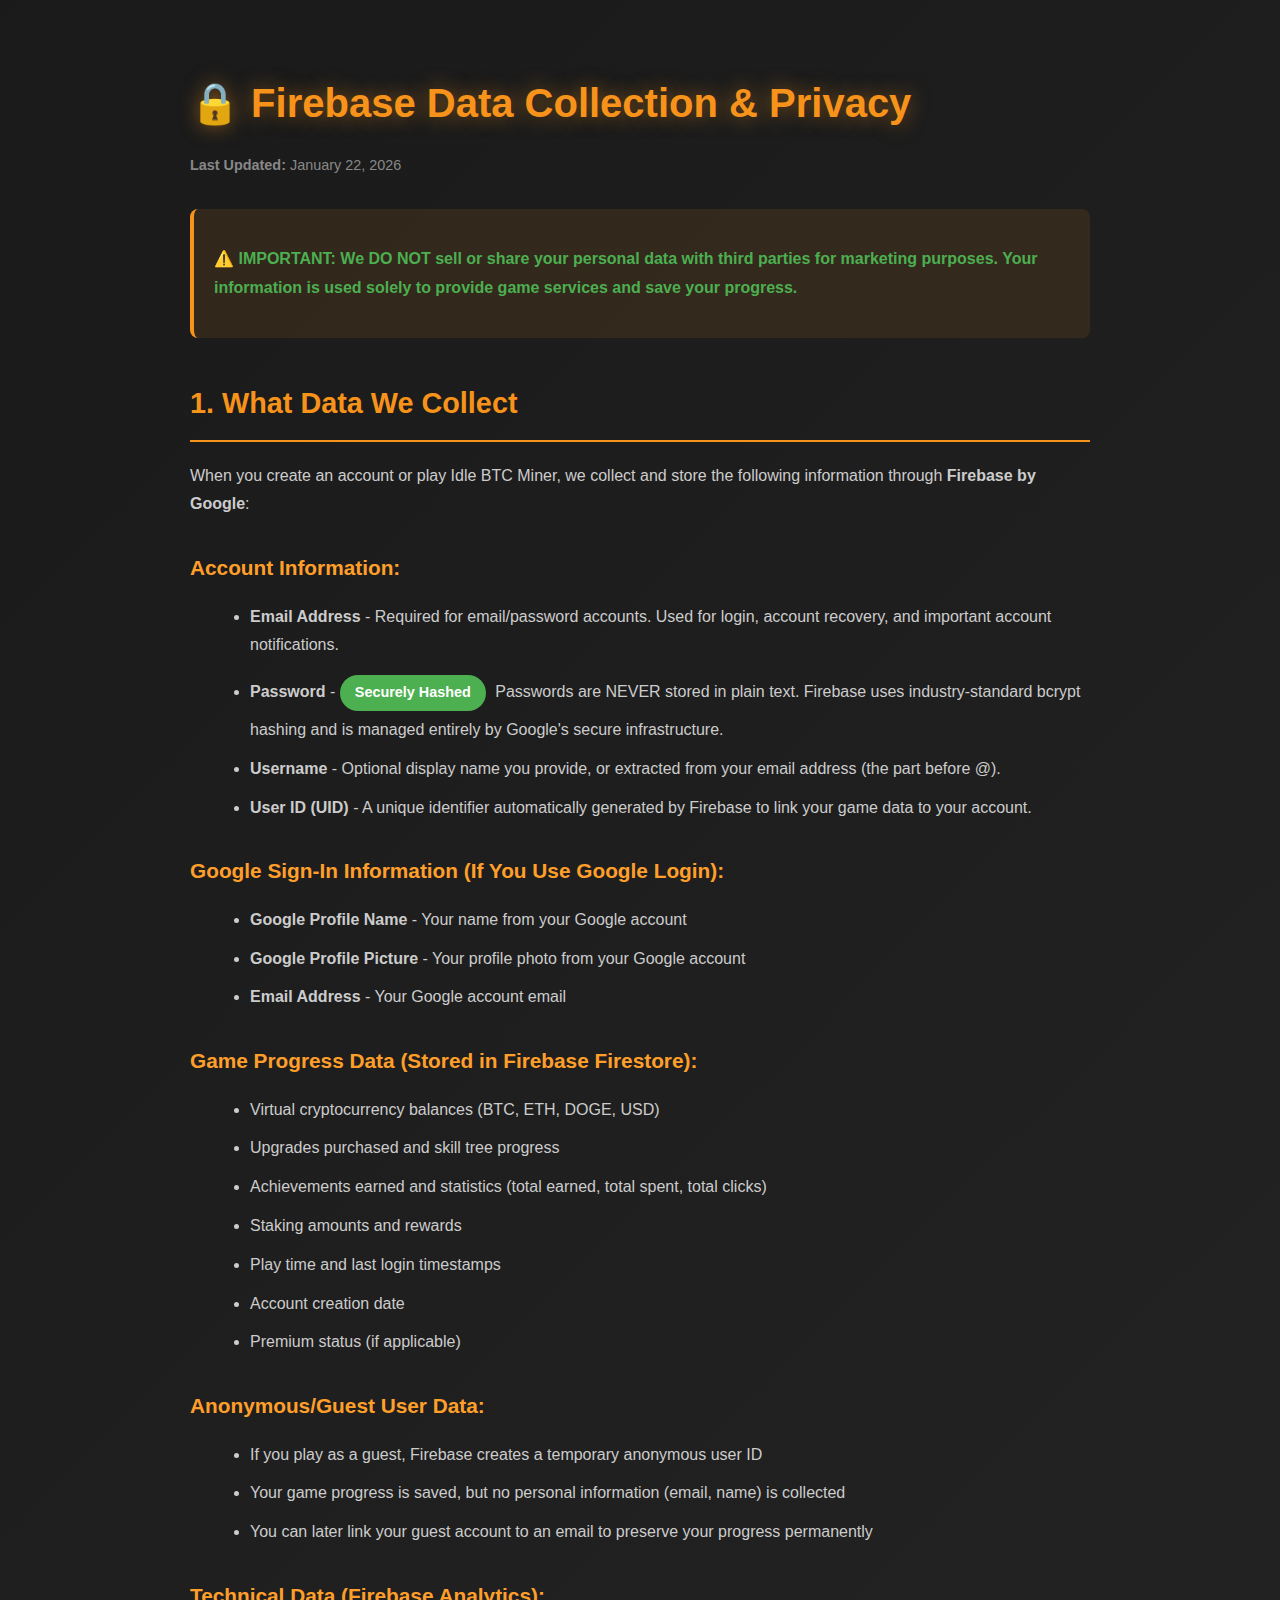
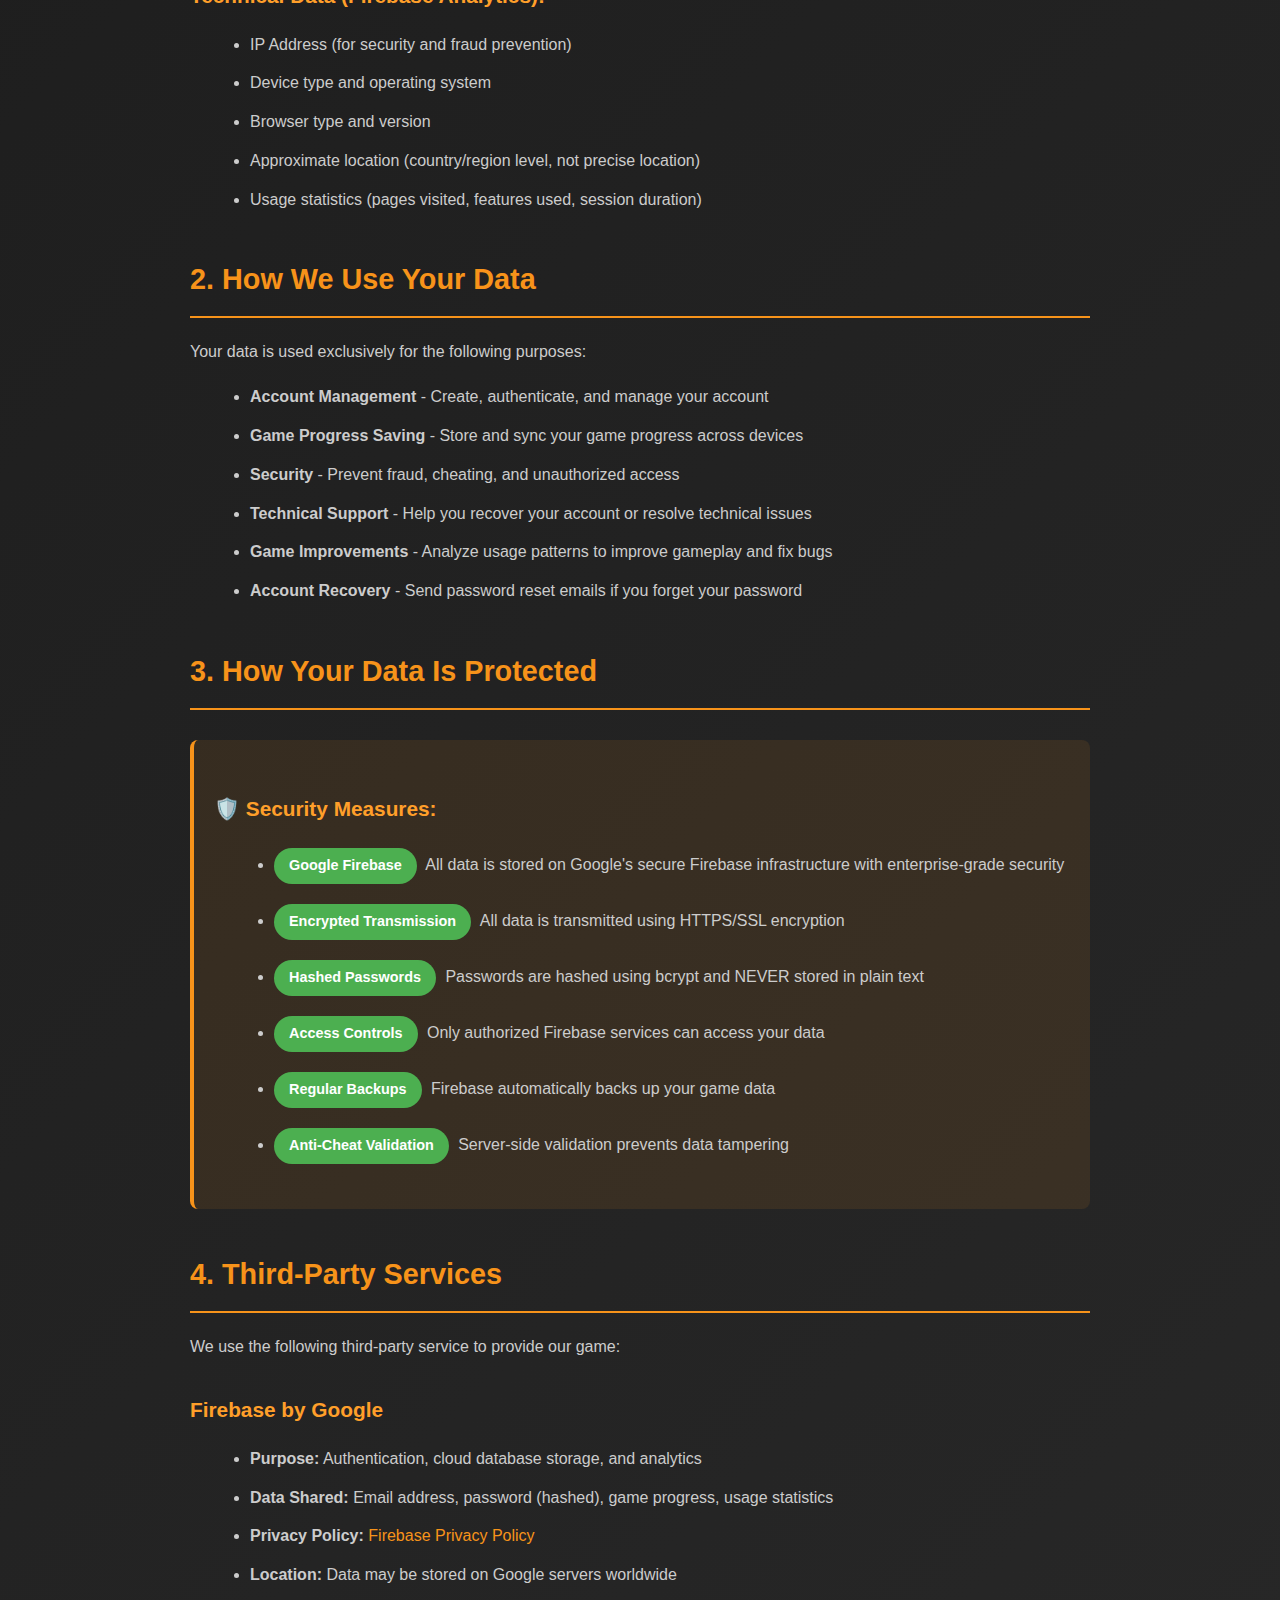
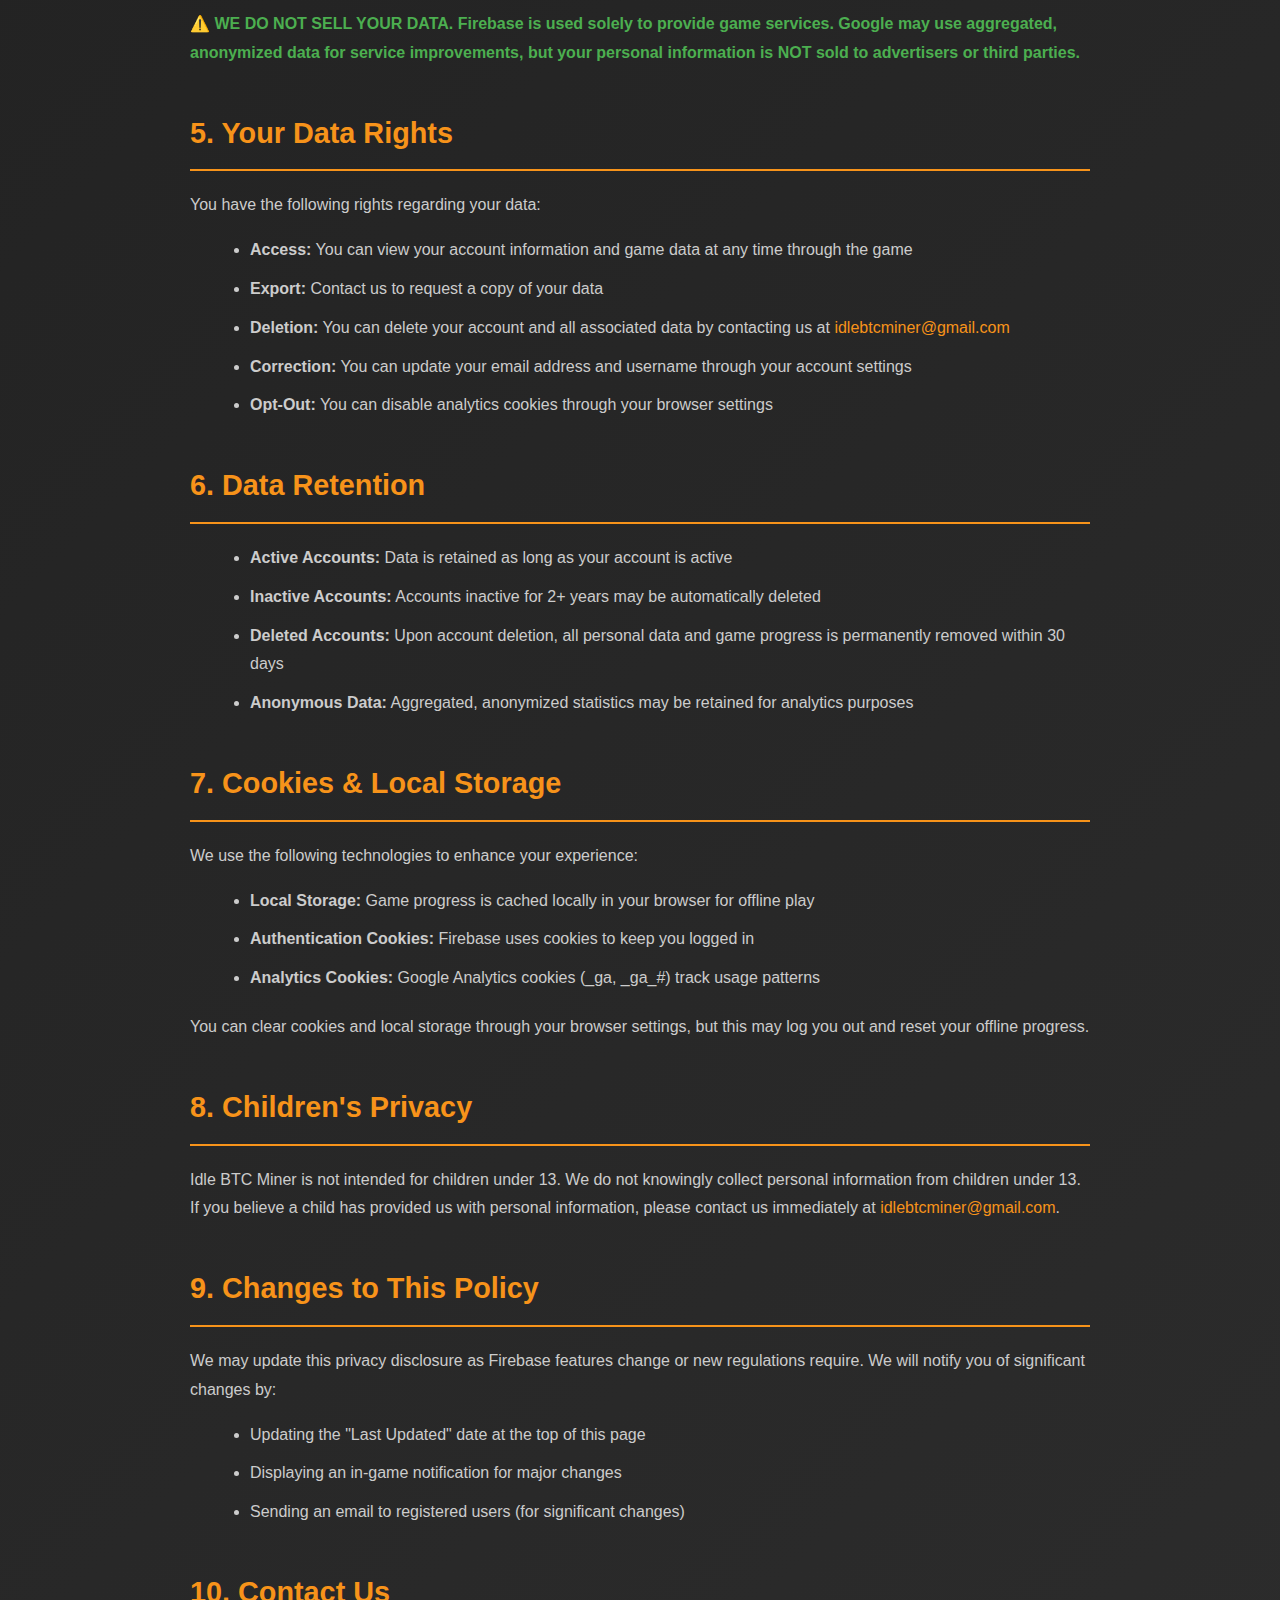
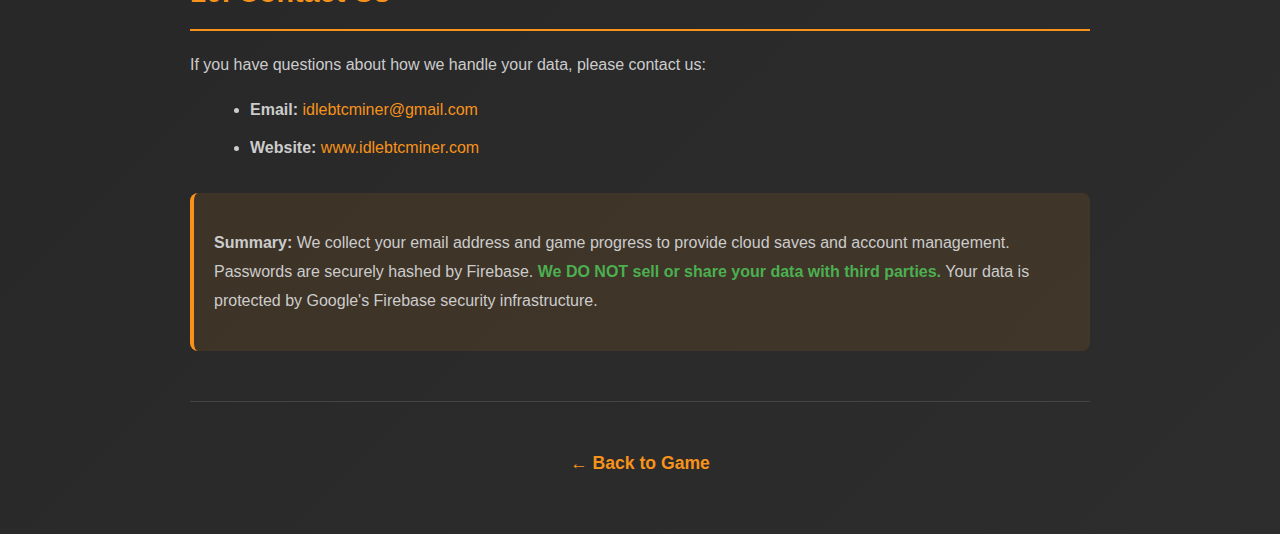
<file: firebase-data-disclosure.html>
<!DOCTYPE html>
<html lang="en">
<head>
    <meta charset="UTF-8">
    <meta name="viewport" content="width=device-width, initial-scale=1.0">
    <title>Firebase Data Disclosure - Idle BTC Miner</title>
    <style>
        body {
            font-family: Arial, sans-serif;
            padding: 40px;
            max-width: 900px;
            margin: 0 auto;
            background: linear-gradient(135deg, #1a1a1a 0%, #2d2d2d 100%);
            color: #fff;
            line-height: 1.8;
        }

        h1 {
            color: #f7931a;
            font-size: 2.5rem;
            margin-bottom: 10px;
            text-shadow: 0 0 20px rgba(247, 147, 26, 0.5);
        }

        h2 {
            color: #f7931a;
            font-size: 1.8rem;
            margin-top: 40px;
            margin-bottom: 20px;
            border-bottom: 2px solid #f7931a;
            padding-bottom: 10px;
        }

        h3 {
            color: #ff9f2a;
            font-size: 1.3rem;
            margin-top: 30px;
            margin-bottom: 15px;
        }

        p {
            margin-bottom: 15px;
            color: #ccc;
        }

        ul {
            margin-left: 20px;
            margin-bottom: 20px;
        }

        li {
            margin-bottom: 10px;
            color: #ccc;
        }

        .highlight-box {
            background: rgba(247, 147, 26, 0.1);
            border-left: 4px solid #f7931a;
            padding: 20px;
            margin: 30px 0;
            border-radius: 8px;
        }

        .security-badge {
            display: inline-block;
            background: #4CAF50;
            color: #fff;
            padding: 5px 15px;
            border-radius: 20px;
            font-size: 0.9rem;
            font-weight: bold;
            margin: 5px 5px 5px 0;
        }

        .important {
            color: #4CAF50;
            font-weight: bold;
        }

        a {
            color: #f7931a;
            text-decoration: none;
        }

        a:hover {
            text-decoration: underline;
        }

        .back-link {
            text-align: center;
            margin-top: 50px;
            padding-top: 30px;
            border-top: 1px solid #444;
        }

        .last-updated {
            color: #888;
            font-size: 0.9rem;
            margin-bottom: 30px;
        }
    </style>
</head>
<body>

<h1>🔒 Firebase Data Collection & Privacy</h1>
<p class="last-updated"><strong>Last Updated:</strong> January 22, 2026</p>

<div class="highlight-box">
    <p class="important">⚠️ IMPORTANT: We DO NOT sell or share your personal data with third parties for marketing purposes. Your information is used solely to provide game services and save your progress.</p>
</div>

<h2>1. What Data We Collect</h2>

<p>When you create an account or play Idle BTC Miner, we collect and store the following information through <strong>Firebase by Google</strong>:</p>

<h3>Account Information:</h3>
<ul>
    <li><strong>Email Address</strong> - Required for email/password accounts. Used for login, account recovery, and important account notifications.</li>
    <li><strong>Password</strong> - <span class="security-badge">Securely Hashed</span> Passwords are NEVER stored in plain text. Firebase uses industry-standard bcrypt hashing and is managed entirely by Google's secure infrastructure.</li>
    <li><strong>Username</strong> - Optional display name you provide, or extracted from your email address (the part before @).</li>
    <li><strong>User ID (UID)</strong> - A unique identifier automatically generated by Firebase to link your game data to your account.</li>
</ul>

<h3>Google Sign-In Information (If You Use Google Login):</h3>
<ul>
    <li><strong>Google Profile Name</strong> - Your name from your Google account</li>
    <li><strong>Google Profile Picture</strong> - Your profile photo from your Google account</li>
    <li><strong>Email Address</strong> - Your Google account email</li>
</ul>

<h3>Game Progress Data (Stored in Firebase Firestore):</h3>
<ul>
    <li>Virtual cryptocurrency balances (BTC, ETH, DOGE, USD)</li>
    <li>Upgrades purchased and skill tree progress</li>
    <li>Achievements earned and statistics (total earned, total spent, total clicks)</li>
    <li>Staking amounts and rewards</li>
    <li>Play time and last login timestamps</li>
    <li>Account creation date</li>
    <li>Premium status (if applicable)</li>
</ul>

<h3>Anonymous/Guest User Data:</h3>
<ul>
    <li>If you play as a guest, Firebase creates a temporary anonymous user ID</li>
    <li>Your game progress is saved, but no personal information (email, name) is collected</li>
    <li>You can later link your guest account to an email to preserve your progress permanently</li>
</ul>

<h3>Technical Data (Firebase Analytics):</h3>
<ul>
    <li>IP Address (for security and fraud prevention)</li>
    <li>Device type and operating system</li>
    <li>Browser type and version</li>
    <li>Approximate location (country/region level, not precise location)</li>
    <li>Usage statistics (pages visited, features used, session duration)</li>
</ul>

<h2>2. How We Use Your Data</h2>

<p>Your data is used exclusively for the following purposes:</p>

<ul>
    <li><strong>Account Management</strong> - Create, authenticate, and manage your account</li>
    <li><strong>Game Progress Saving</strong> - Store and sync your game progress across devices</li>
    <li><strong>Security</strong> - Prevent fraud, cheating, and unauthorized access</li>
    <li><strong>Technical Support</strong> - Help you recover your account or resolve technical issues</li>
    <li><strong>Game Improvements</strong> - Analyze usage patterns to improve gameplay and fix bugs</li>
    <li><strong>Account Recovery</strong> - Send password reset emails if you forget your password</li>
</ul>

<h2>3. How Your Data Is Protected</h2>

<div class="highlight-box">
    <h3>🛡️ Security Measures:</h3>
    <ul>
        <li><span class="security-badge">Google Firebase</span> All data is stored on Google's secure Firebase infrastructure with enterprise-grade security</li>
        <li><span class="security-badge">Encrypted Transmission</span> All data is transmitted using HTTPS/SSL encryption</li>
        <li><span class="security-badge">Hashed Passwords</span> Passwords are hashed using bcrypt and NEVER stored in plain text</li>
        <li><span class="security-badge">Access Controls</span> Only authorized Firebase services can access your data</li>
        <li><span class="security-badge">Regular Backups</span> Firebase automatically backs up your game data</li>
        <li><span class="security-badge">Anti-Cheat Validation</span> Server-side validation prevents data tampering</li>
    </ul>
</div>

<h2>4. Third-Party Services</h2>

<p>We use the following third-party service to provide our game:</p>

<h3>Firebase by Google</h3>
<ul>
    <li><strong>Purpose:</strong> Authentication, cloud database storage, and analytics</li>
    <li><strong>Data Shared:</strong> Email address, password (hashed), game progress, usage statistics</li>
    <li><strong>Privacy Policy:</strong> <a href="https://firebase.google.com/support/privacy" target="_blank">Firebase Privacy Policy</a></li>
    <li><strong>Location:</strong> Data may be stored on Google servers worldwide</li>
</ul>

<p class="important">⚠️ WE DO NOT SELL YOUR DATA. Firebase is used solely to provide game services. Google may use aggregated, anonymized data for service improvements, but your personal information is NOT sold to advertisers or third parties.</p>

<h2>5. Your Data Rights</h2>

<p>You have the following rights regarding your data:</p>

<ul>
    <li><strong>Access:</strong> You can view your account information and game data at any time through the game</li>
    <li><strong>Export:</strong> Contact us to request a copy of your data</li>
    <li><strong>Deletion:</strong> You can delete your account and all associated data by contacting us at <a href="mailto:idlebtcminer@gmail.com">idlebtcminer@gmail.com</a></li>
    <li><strong>Correction:</strong> You can update your email address and username through your account settings</li>
    <li><strong>Opt-Out:</strong> You can disable analytics cookies through your browser settings</li>
</ul>

<h2>6. Data Retention</h2>

<ul>
    <li><strong>Active Accounts:</strong> Data is retained as long as your account is active</li>
    <li><strong>Inactive Accounts:</strong> Accounts inactive for 2+ years may be automatically deleted</li>
    <li><strong>Deleted Accounts:</strong> Upon account deletion, all personal data and game progress is permanently removed within 30 days</li>
    <li><strong>Anonymous Data:</strong> Aggregated, anonymized statistics may be retained for analytics purposes</li>
</ul>

<h2>7. Cookies & Local Storage</h2>

<p>We use the following technologies to enhance your experience:</p>

<ul>
    <li><strong>Local Storage:</strong> Game progress is cached locally in your browser for offline play</li>
    <li><strong>Authentication Cookies:</strong> Firebase uses cookies to keep you logged in</li>
    <li><strong>Analytics Cookies:</strong> Google Analytics cookies (_ga, _ga_#) track usage patterns</li>
</ul>

<p>You can clear cookies and local storage through your browser settings, but this may log you out and reset your offline progress.</p>

<h2>8. Children's Privacy</h2>

<p>Idle BTC Miner is not intended for children under 13. We do not knowingly collect personal information from children under 13. If you believe a child has provided us with personal information, please contact us immediately at <a href="mailto:idlebtcminer@gmail.com">idlebtcminer@gmail.com</a>.</p>

<h2>9. Changes to This Policy</h2>

<p>We may update this privacy disclosure as Firebase features change or new regulations require. We will notify you of significant changes by:</p>

<ul>
    <li>Updating the "Last Updated" date at the top of this page</li>
    <li>Displaying an in-game notification for major changes</li>
    <li>Sending an email to registered users (for significant changes)</li>
</ul>

<h2>10. Contact Us</h2>

<p>If you have questions about how we handle your data, please contact us:</p>

<ul>
    <li><strong>Email:</strong> <a href="mailto:idlebtcminer@gmail.com">idlebtcminer@gmail.com</a></li>
    <li><strong>Website:</strong> <a href="https://www.idlebtcminer.com" target="_blank">www.idlebtcminer.com</a></li>
</ul>

<div class="highlight-box">
    <p><strong>Summary:</strong> We collect your email address and game progress to provide cloud saves and account management. Passwords are securely hashed by Firebase. <span class="important">We DO NOT sell or share your data with third parties.</span> Your data is protected by Google's Firebase security infrastructure.</p>
</div>

<div class="back-link">
    <p><a href="#" onclick="window.parent.closePrivacyModal(); return false;" style="color: #f7931a; font-weight: bold; font-size: 1.1rem;">← Back to Game</a></p>
</div>

</body>
</html>
</file>
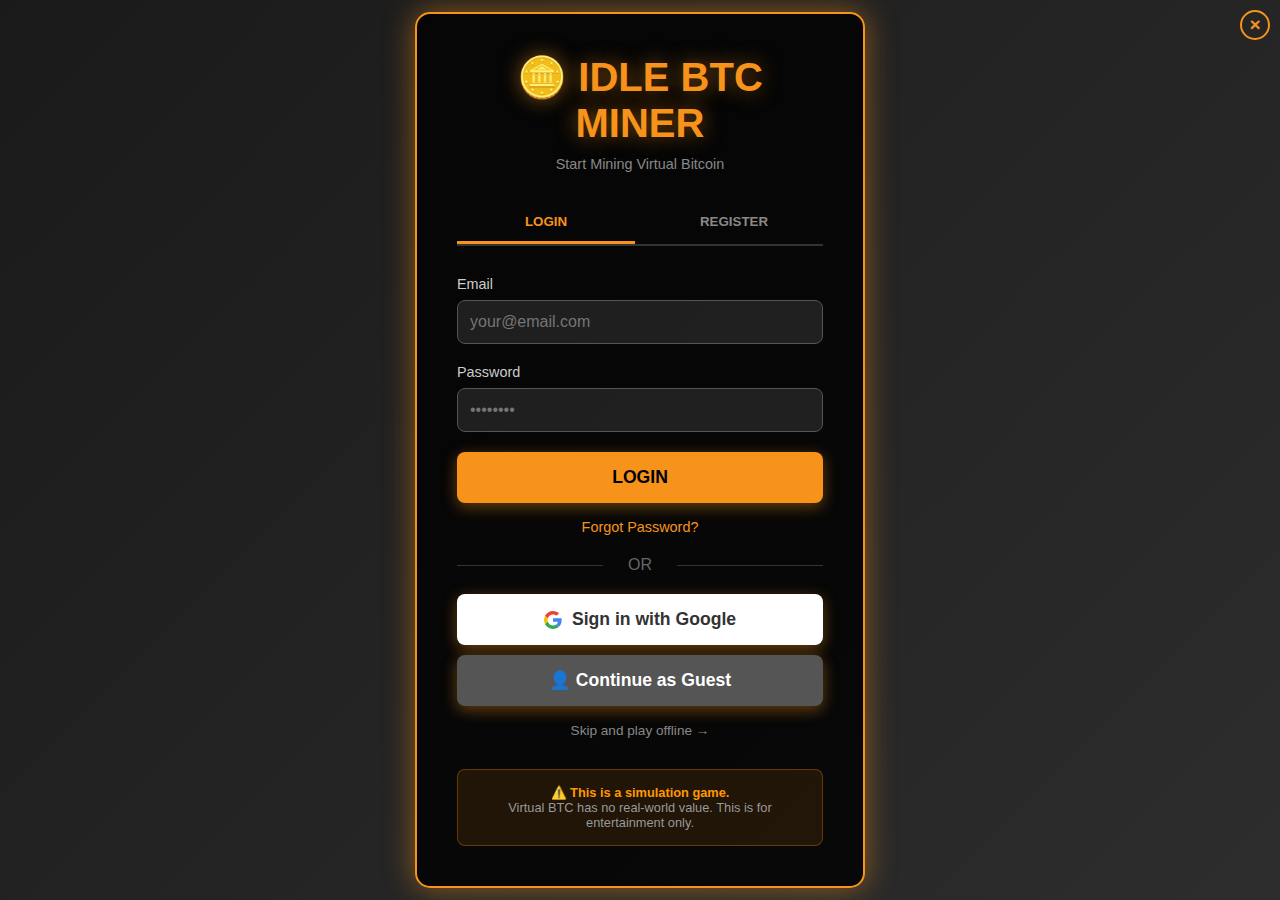
<file: login-screen.html>
<!DOCTYPE html>
<html lang="en">
<head>
    <meta charset="UTF-8">
    <meta name="viewport" content="width=device-width, initial-scale=1.0">
    <title>Login - Idle BTC Miner</title>
    <style>
        * {
            margin: 0;
            padding: 0;
            box-sizing: border-box;
        }

        body {
            font-family: Arial, sans-serif;
            background: linear-gradient(135deg, #1a1a1a 0%, #2d2d2d 100%);
            color: #fff;
            min-height: 100vh;
            display: flex;
            justify-content: center;
            align-items: center;
        }

        .login-container {
            background: rgba(0, 0, 0, 0.8);
            padding: 40px;
            border-radius: 15px;
            border: 2px solid #f7931a;
            box-shadow: 0 0 30px rgba(247, 147, 26, 0.5);
            max-width: 450px;
            width: 90%;
        }

        .logo {
            text-align: center;
            margin-bottom: 30px;
        }

        .logo h1 {
            color: #f7931a;
            font-size: 2.5rem;
            margin-bottom: 10px;
            text-shadow: 0 0 20px rgba(247, 147, 26, 0.5);
        }

        .logo p {
            color: #888;
            font-size: 0.9rem;
        }

        .tabs {
            display: flex;
            gap: 10px;
            margin-bottom: 30px;
            border-bottom: 2px solid #333;
        }

        .tab {
            flex: 1;
            padding: 12px;
            background: transparent;
            border: none;
            color: #888;
            font-weight: bold;
            cursor: pointer;
            transition: 0.3s;
            border-bottom: 3px solid transparent;
        }

        .tab.active {
            color: #f7931a;
            border-bottom-color: #f7931a;
        }

        .tab:hover {
            color: #f7931a;
        }

        .form-content {
            display: none;
        }

        .form-content.active {
            display: block;
        }

        .form-group {
            margin-bottom: 20px;
        }

        label {
            display: block;
            margin-bottom: 8px;
            color: #ccc;
            font-size: 0.9rem;
        }

        input[type="text"],
        input[type="email"],
        input[type="password"] {
            width: 100%;
            padding: 12px;
            background: rgba(255, 255, 255, 0.1);
            border: 1px solid #555;
            border-radius: 8px;
            color: #fff;
            font-size: 1rem;
            transition: 0.3s;
        }

        input:focus {
            outline: none;
            border-color: #f7931a;
            box-shadow: 0 0 10px rgba(247, 147, 26, 0.3);
        }

        .btn {
            width: 100%;
            padding: 15px;
            background: #f7931a;
            color: #000;
            border: none;
            border-radius: 8px;
            font-weight: bold;
            font-size: 1.1rem;
            cursor: pointer;
            transition: 0.3s;
            box-shadow: 0 4px 15px rgba(247, 147, 26, 0.4);
        }

        .btn:hover {
            background: #ff9f2a;
            transform: translateY(-2px);
            box-shadow: 0 6px 20px rgba(247, 147, 26, 0.6);
        }

        .btn:active {
            transform: translateY(0);
        }

        .btn-google {
            background: #fff;
            color: #333;
            margin-top: 15px;
            display: flex;
            align-items: center;
            justify-content: center;
            gap: 10px;
        }

        .btn-google:hover {
            background: #f0f0f0;
        }

        .btn-guest {
            background: #555;
            color: #fff;
            margin-top: 10px;
        }

        .btn-guest:hover {
            background: #666;
        }

        .divider {
            text-align: center;
            margin: 20px 0;
            color: #666;
            position: relative;
        }

        .divider::before,
        .divider::after {
            content: '';
            position: absolute;
            top: 50%;
            width: 40%;
            height: 1px;
            background: #333;
        }

        .divider::before {
            left: 0;
        }

        .divider::after {
            right: 0;
        }

        .forgot-password {
            text-align: center;
            margin-top: 15px;
        }

        .forgot-password a {
            color: #f7931a;
            text-decoration: none;
            font-size: 0.9rem;
        }

        .forgot-password a:hover {
            text-decoration: underline;
        }

        .disclaimer {
            margin-top: 30px;
            padding: 15px;
            background: rgba(255, 152, 0, 0.1);
            border: 1px solid rgba(255, 152, 0, 0.3);
            border-radius: 8px;
            font-size: 0.8rem;
            color: #999;
            text-align: center;
        }

        .disclaimer strong {
            color: #ff9800;
        }

        @keyframes fadeIn {
            from {
                opacity: 0;
                transform: translateY(-20px);
            }
            to {
                opacity: 1;
                transform: translateY(0);
            }
        }

        .login-container {
            animation: fadeIn 0.5s ease-out;
        }
    </style>
</head>
<body>
    <div class="login-container">
        <button onclick="window.parent.document.getElementById('login-screen').style.display='none'" style="position: absolute; top: 10px; right: 10px; background: transparent; border: 2px solid #f7931a; color: #f7931a; cursor: pointer; font-size: 1.2rem; width: 30px; height: 30px; border-radius: 50%; display: flex; align-items: center; justify-content: center; font-weight: bold; transition: 0.2s;">
            ×
        </button>
        <div class="logo">
            <h1>🪙 IDLE BTC MINER</h1>
            <p>Start Mining Virtual Bitcoin</p>
        </div>

        <div class="tabs">
            <button class="tab active" onclick="switchTab('login')">LOGIN</button>
            <button class="tab" onclick="switchTab('register')">REGISTER</button>
        </div>

        <!-- LOGIN FORM -->
        <div id="login-form" class="form-content active">
            <form onsubmit="handleLogin(event)">
                <div class="form-group">
                    <label for="login-email">Email</label>
                    <input type="email" id="login-email" required placeholder="your@email.com">
                </div>

                <div class="form-group">
                    <label for="login-password">Password</label>
                    <input type="password" id="login-password" required placeholder="••••••••">
                </div>

                <button type="submit" class="btn">LOGIN</button>
            </form>

            <div class="forgot-password">
                <a href="#" onclick="showResetPassword(); return false;">Forgot Password?</a>
            </div>

            <div class="divider">OR</div>

            <button class="btn btn-google" onclick="handleGoogleLogin()">
                <svg width="18" height="18" xmlns="http://www.w3.org/2000/svg"><g fill="#000" fill-rule="evenodd"><path d="M9 3.48c1.69 0 2.83.73 3.48 1.34l2.54-2.48C13.46.89 11.43 0 9 0 5.48 0 2.44 2.02.96 4.96l2.91 2.26C4.6 5.05 6.62 3.48 9 3.48z" fill="#EA4335"/><path d="M17.64 9.2c0-.74-.06-1.28-.19-1.84H9v3.34h4.96c-.1.83-.64 2.08-1.84 2.92l2.84 2.2c1.7-1.57 2.68-3.88 2.68-6.62z" fill="#4285F4"/><path d="M3.88 10.78A5.54 5.54 0 0 1 3.58 9c0-.62.11-1.22.29-1.78L.96 4.96A9.008 9.008 0 0 0 0 9c0 1.45.35 2.82.96 4.04l2.92-2.26z" fill="#FBBC05"/><path d="M9 18c2.43 0 4.47-.8 5.96-2.18l-2.84-2.2c-.76.53-1.78.9-3.12.9-2.38 0-4.4-1.57-5.12-3.74L.97 13.04C2.45 15.98 5.48 18 9 18z" fill="#34A853"/></g></svg>
                Sign in with Google
            </button>

            <button class="btn btn-guest" onclick="handleGuestLogin()">
                👤 Continue as Guest
            </button>

            <div style="text-align: center; margin-top: 15px;">
                <a href="#" onclick="window.parent.document.getElementById('login-screen').style.display='none'; window.parent.document.getElementById('main-layout').style.display='grid'; return false;" style="color: #888; text-decoration: none; font-size: 0.85rem;">
                    Skip and play offline →
                </a>
            </div>
        </div>

        <!-- REGISTER FORM -->
        <div id="register-form" class="form-content">
            <form onsubmit="handleRegister(event)">
                <div class="form-group">
                    <label for="register-username">Username (Optional)</label>
                    <input type="text" id="register-username" placeholder="CryptoMiner99">
                </div>

                <div class="form-group">
                    <label for="register-email">Email</label>
                    <input type="email" id="register-email" required placeholder="your@email.com">
                </div>

                <div class="form-group">
                    <label for="register-password">Password</label>
                    <input type="password" id="register-password" required placeholder="Min. 6 characters">
                </div>

                <div class="form-group">
                    <label for="register-password-confirm">Confirm Password</label>
                    <input type="password" id="register-password-confirm" required placeholder="Re-enter password">
                </div>

                <button type="submit" class="btn">CREATE ACCOUNT</button>
            </form>

            <div class="divider">OR</div>

            <button class="btn btn-google" onclick="handleGoogleLogin()">
                <svg width="18" height="18" xmlns="http://www.w3.org/2000/svg"><g fill="#000" fill-rule="evenodd"><path d="M9 3.48c1.69 0 2.83.73 3.48 1.34l2.54-2.48C13.46.89 11.43 0 9 0 5.48 0 2.44 2.02.96 4.96l2.91 2.26C4.6 5.05 6.62 3.48 9 3.48z" fill="#EA4335"/><path d="M17.64 9.2c0-.74-.06-1.28-.19-1.84H9v3.34h4.96c-.1.83-.64 2.08-1.84 2.92l2.84 2.2c1.7-1.57 2.68-3.88 2.68-6.62z" fill="#4285F4"/><path d="M3.88 10.78A5.54 5.54 0 0 1 3.58 9c0-.62.11-1.22.29-1.78L.96 4.96A9.008 9.008 0 0 0 0 9c0 1.45.35 2.82.96 4.04l2.92-2.26z" fill="#FBBC05"/><path d="M9 18c2.43 0 4.47-.8 5.96-2.18l-2.84-2.2c-.76.53-1.78.9-3.12.9-2.38 0-4.4-1.57-5.12-3.74L.97 13.04C2.45 15.98 5.48 18 9 18z" fill="#34A853"/></g></svg>
                Sign up with Google
            </button>

            <button class="btn btn-guest" onclick="handleGuestLogin()">
                👤 Continue as Guest
            </button>

            <div style="text-align: center; margin-top: 15px;">
                <a href="#" onclick="window.parent.document.getElementById('login-screen').style.display='none'; window.parent.document.getElementById('main-layout').style.display='grid'; return false;" style="color: #888; text-decoration: none; font-size: 0.85rem;">
                    Skip and play offline →
                </a>
            </div>
        </div>

        <!-- DISCLAIMER -->
        <div class="disclaimer">
            <strong>⚠️ This is a simulation game.</strong><br>
            Virtual BTC has no real-world value. This is for entertainment only.
        </div>
    </div>

    <!-- PASSWORD RESET MODAL -->
    <div id="reset-password-modal" style="display: none; position: fixed; top: 0; left: 0; width: 100%; height: 100%; background: rgba(0,0,0,0.9); z-index: 10000; justify-content: center; align-items: center;">
        <div style="background: #1a1a1a; padding: 40px; border-radius: 15px; border: 2px solid #f7931a; max-width: 400px; width: 90%;">
            <h2 style="color: #f7931a; margin-bottom: 20px;">Reset Password</h2>
            <form onsubmit="handleResetPassword(event)">
                <div class="form-group">
                    <label for="reset-email">Enter your email</label>
                    <input type="email" id="reset-email" required placeholder="your@email.com">
                </div>
                <button type="submit" class="btn">Send Reset Email</button>
                <button type="button" class="btn btn-guest" onclick="hideResetPassword()" style="margin-top: 10px;">Cancel</button>
            </form>
        </div>
    </div>

    <script>
        // Switch between login and register tabs
        function switchTab(tab) {
            const tabs = document.querySelectorAll('.tab');
            const contents = document.querySelectorAll('.form-content');

            tabs.forEach(t => t.classList.remove('active'));
            contents.forEach(c => c.classList.remove('active'));

            if (tab === 'login') {
                tabs[0].classList.add('active');
                document.getElementById('login-form').classList.add('active');
            } else {
                tabs[1].classList.add('active');
                document.getElementById('register-form').classList.add('active');
            }
        }

        // Handle login form submission
        async function handleLogin(e) {
            e.preventDefault();

            const email = document.getElementById('login-email').value;
            const password = document.getElementById('login-password').value;

            try {
                console.log('🔑 Attempting login...');
                console.log('Parent window loginUser exists?', typeof window.parent.loginUser);

                if (typeof window.parent.loginUser !== 'function') {
                    alert('Error: Login function not found. Please refresh the page.');
                    return;
                }

                await window.parent.loginUser(email, password);
            } catch (error) {
                console.error('Login failed:', error);
                alert('Login failed: ' + error.message);
            }
        }

        // Handle register form submission
        async function handleRegister(e) {
            e.preventDefault();

            const username = document.getElementById('register-username').value;
            const email = document.getElementById('register-email').value;
            const password = document.getElementById('register-password').value;
            const confirmPassword = document.getElementById('register-password-confirm').value;

            if (password !== confirmPassword) {
                alert('Passwords do not match!');
                return;
            }

            try {
                console.log('📝 Attempting registration...');
                console.log('Parent window registerUser exists?', typeof window.parent.registerUser);

                if (typeof window.parent.registerUser !== 'function') {
                    alert('Error: Registration function not found. Please refresh the page.');
                    return;
                }

                await window.parent.registerUser(email, password, username);
            } catch (error) {
                console.error('Registration failed:', error);
                alert('Registration failed: ' + error.message);
            }
        }

        // Handle Google login
        async function handleGoogleLogin() {
            try {
                console.log('🔍 Attempting Google login...');
                console.log('Parent window loginWithGoogle exists?', typeof window.parent.loginWithGoogle);

                if (typeof window.parent.loginWithGoogle !== 'function') {
                    alert('Error: Google login function not found. Please refresh the page.');
                    return;
                }

                await window.parent.loginWithGoogle();
            } catch (error) {
                console.error('Google login failed:', error);
                alert('Google login failed: ' + error.message);
            }
        }

        // Handle guest login
        async function handleGuestLogin() {
            try {
                console.log('👤 Attempting guest login...');

                // Try to access parent function
                try {
                    if (window.parent && window.parent.playAsGuest) {
                        await window.parent.playAsGuest();
                        return;
                    }
                } catch (e) {
                    console.log('Cross-origin restriction, using postMessage instead');
                }

                // Fallback: use postMessage for cross-origin communication
                window.parent.postMessage({ action: 'playAsGuest' }, '*');

            } catch (error) {
                console.error('Guest login failed:', error);
                alert('Guest login failed: ' + error.message);
            }
        }

        // Show password reset modal
        function showResetPassword() {
            document.getElementById('reset-password-modal').style.display = 'flex';
        }

        // Hide password reset modal
        function hideResetPassword() {
            document.getElementById('reset-password-modal').style.display = 'none';
        }

        // Handle password reset
        async function handleResetPassword(e) {
            e.preventDefault();

            const email = document.getElementById('reset-email').value;

            try {
                await window.parent.resetPassword(email);
                hideResetPassword();
            } catch (error) {
                console.error('Password reset failed:', error);
            }
        }
    </script>
</body>
</html>
</file>
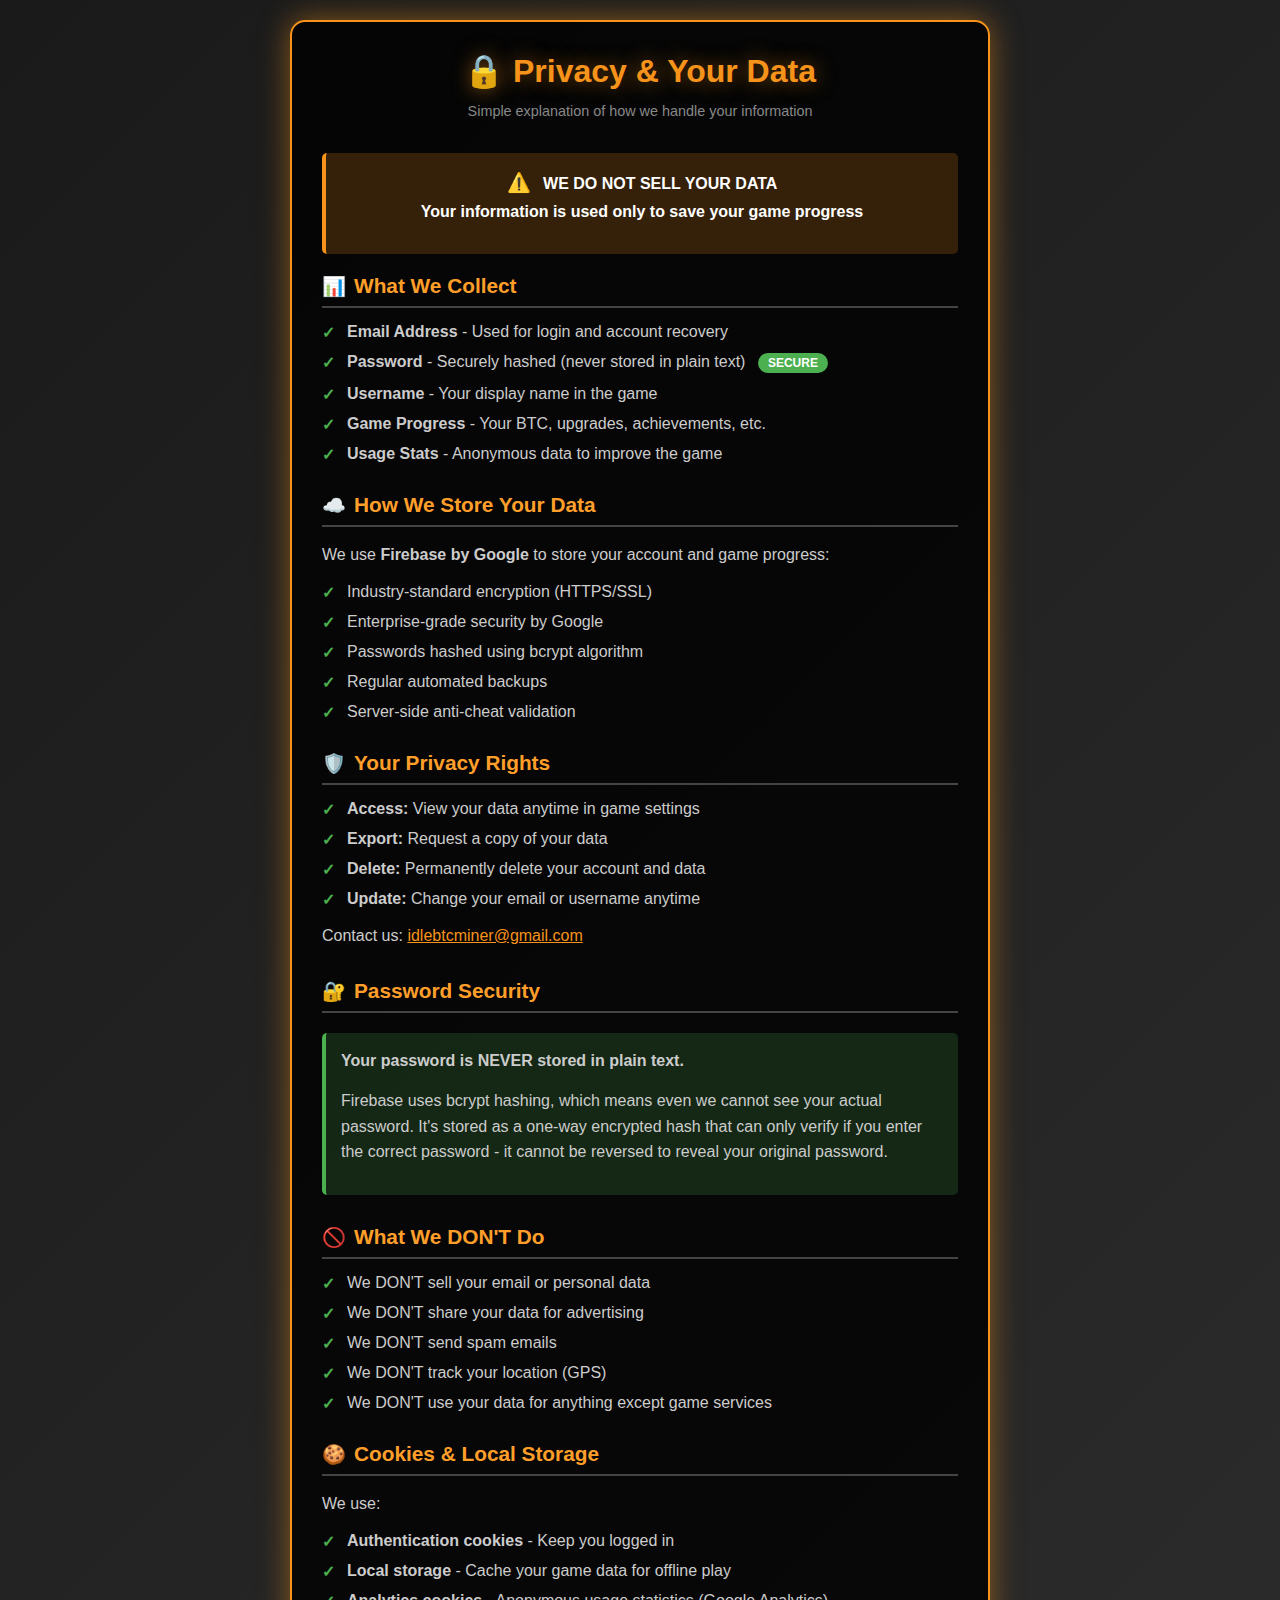
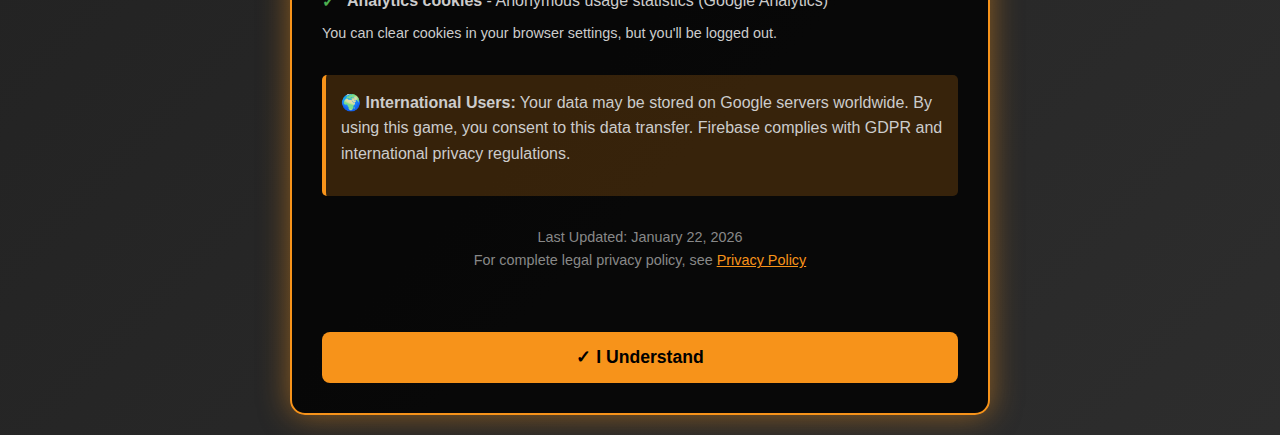
<file: privacy-modal.html>
<!DOCTYPE html>
<html lang="en">
<head>
    <meta charset="UTF-8">
    <meta name="viewport" content="width=device-width, initial-scale=1.0">
    <title>Privacy & Data - Idle BTC Miner</title>
    <style>
        * {
            margin: 0;
            padding: 0;
            box-sizing: border-box;
        }

        body {
            font-family: Arial, sans-serif;
            background: linear-gradient(135deg, #1a1a1a 0%, #2d2d2d 100%);
            color: #fff;
            padding: 20px;
        }

        .container {
            max-width: 700px;
            margin: 0 auto;
            background: rgba(0, 0, 0, 0.8);
            border: 2px solid #f7931a;
            border-radius: 15px;
            padding: 30px;
            box-shadow: 0 0 30px rgba(247, 147, 26, 0.5);
        }

        h1 {
            color: #f7931a;
            font-size: 2rem;
            margin-bottom: 10px;
            text-align: center;
            text-shadow: 0 0 20px rgba(247, 147, 26, 0.5);
        }

        .subtitle {
            text-align: center;
            color: #888;
            font-size: 0.9rem;
            margin-bottom: 30px;
        }

        .section {
            margin-bottom: 30px;
        }

        h2 {
            color: #ff9f2a;
            font-size: 1.3rem;
            margin-bottom: 15px;
            border-bottom: 2px solid #444;
            padding-bottom: 8px;
        }

        p {
            color: #ccc;
            line-height: 1.6;
            margin-bottom: 15px;
        }

        ul {
            list-style-type: none;
            margin-left: 0;
        }

        li {
            color: #ccc;
            margin-bottom: 12px;
            padding-left: 25px;
            position: relative;
        }

        li:before {
            content: "✓";
            color: #4CAF50;
            font-weight: bold;
            position: absolute;
            left: 0;
        }

        .highlight {
            background: rgba(76, 175, 80, 0.2);
            border-left: 4px solid #4CAF50;
            padding: 15px;
            margin: 20px 0;
            border-radius: 5px;
        }

        .warning {
            background: rgba(247, 147, 26, 0.2);
            border-left: 4px solid #f7931a;
            padding: 15px;
            margin: 20px 0;
            border-radius: 5px;
        }

        .badge {
            display: inline-block;
            background: #4CAF50;
            color: #fff;
            padding: 3px 10px;
            border-radius: 12px;
            font-size: 0.75rem;
            font-weight: bold;
            margin-left: 8px;
        }

        .close-btn {
            width: 100%;
            padding: 15px;
            background: #f7931a;
            color: #000;
            border: none;
            border-radius: 8px;
            font-weight: bold;
            font-size: 1.1rem;
            cursor: pointer;
            margin-top: 30px;
            transition: 0.3s;
        }

        .close-btn:hover {
            background: #ff9f2a;
            transform: translateY(-2px);
            box-shadow: 0 6px 20px rgba(247, 147, 26, 0.6);
        }

        .icon {
            font-size: 1.2rem;
            margin-right: 8px;
        }
    </style>
</head>
<body>

<div class="container">
    <h1>🔒 Privacy & Your Data</h1>
    <p class="subtitle">Simple explanation of how we handle your information</p>

    <div class="warning">
        <p style="text-align: center; font-weight: bold; color: #fff;">
            <span class="icon">⚠️</span> WE DO NOT SELL YOUR DATA<br>
            Your information is used only to save your game progress
        </p>
    </div>

    <div class="section">
        <h2><span class="icon">📊</span>What We Collect</h2>
        <ul>
            <li><strong>Email Address</strong> - Used for login and account recovery</li>
            <li><strong>Password</strong> - Securely hashed (never stored in plain text) <span class="badge">SECURE</span></li>
            <li><strong>Username</strong> - Your display name in the game</li>
            <li><strong>Game Progress</strong> - Your BTC, upgrades, achievements, etc.</li>
            <li><strong>Usage Stats</strong> - Anonymous data to improve the game</li>
        </ul>
    </div>

    <div class="section">
        <h2><span class="icon">☁️</span>How We Store Your Data</h2>
        <p>We use <strong>Firebase by Google</strong> to store your account and game progress:</p>
        <ul>
            <li>Industry-standard encryption (HTTPS/SSL)</li>
            <li>Enterprise-grade security by Google</li>
            <li>Passwords hashed using bcrypt algorithm</li>
            <li>Regular automated backups</li>
            <li>Server-side anti-cheat validation</li>
        </ul>
    </div>

    <div class="section">
        <h2><span class="icon">🛡️</span>Your Privacy Rights</h2>
        <ul>
            <li><strong>Access:</strong> View your data anytime in game settings</li>
            <li><strong>Export:</strong> Request a copy of your data</li>
            <li><strong>Delete:</strong> Permanently delete your account and data</li>
            <li><strong>Update:</strong> Change your email or username anytime</li>
        </ul>
        <p style="margin-top: 15px;">Contact us: <a href="mailto:idlebtcminer@gmail.com" style="color: #f7931a;">idlebtcminer@gmail.com</a></p>
    </div>

    <div class="section">
        <h2><span class="icon">🔐</span>Password Security</h2>
        <div class="highlight">
            <p><strong>Your password is NEVER stored in plain text.</strong></p>
            <p>Firebase uses bcrypt hashing, which means even we cannot see your actual password. It's stored as a one-way encrypted hash that can only verify if you enter the correct password - it cannot be reversed to reveal your original password.</p>
        </div>
    </div>

    <div class="section">
        <h2><span class="icon">🚫</span>What We DON'T Do</h2>
        <ul>
            <li>We DON'T sell your email or personal data</li>
            <li>We DON'T share your data for advertising</li>
            <li>We DON'T send spam emails</li>
            <li>We DON'T track your location (GPS)</li>
            <li>We DON'T use your data for anything except game services</li>
        </ul>
    </div>

    <div class="section">
        <h2><span class="icon">🍪</span>Cookies & Local Storage</h2>
        <p>We use:</p>
        <ul>
            <li><strong>Authentication cookies</strong> - Keep you logged in</li>
            <li><strong>Local storage</strong> - Cache your game data for offline play</li>
            <li><strong>Analytics cookies</strong> - Anonymous usage statistics (Google Analytics)</li>
        </ul>
        <p style="margin-top: 10px; font-size: 0.9rem;">You can clear cookies in your browser settings, but you'll be logged out.</p>
    </div>

    <div class="warning">
        <p><strong>🌍 International Users:</strong> Your data may be stored on Google servers worldwide. By using this game, you consent to this data transfer. Firebase complies with GDPR and international privacy regulations.</p>
    </div>

    <div class="section" style="text-align: center; margin-top: 30px;">
        <p style="font-size: 0.9rem; color: #888;">
            Last Updated: January 22, 2026<br>
            For complete legal privacy policy, see <a href="privacy.html" target="_blank" style="color: #f7931a;">Privacy Policy</a>
        </p>
    </div>

    <button class="close-btn" onclick="window.parent.closePrivacyModal ? window.parent.closePrivacyModal() : window.close()">
        ✓ I Understand
    </button>
</div>

</body>
</html>
</file>
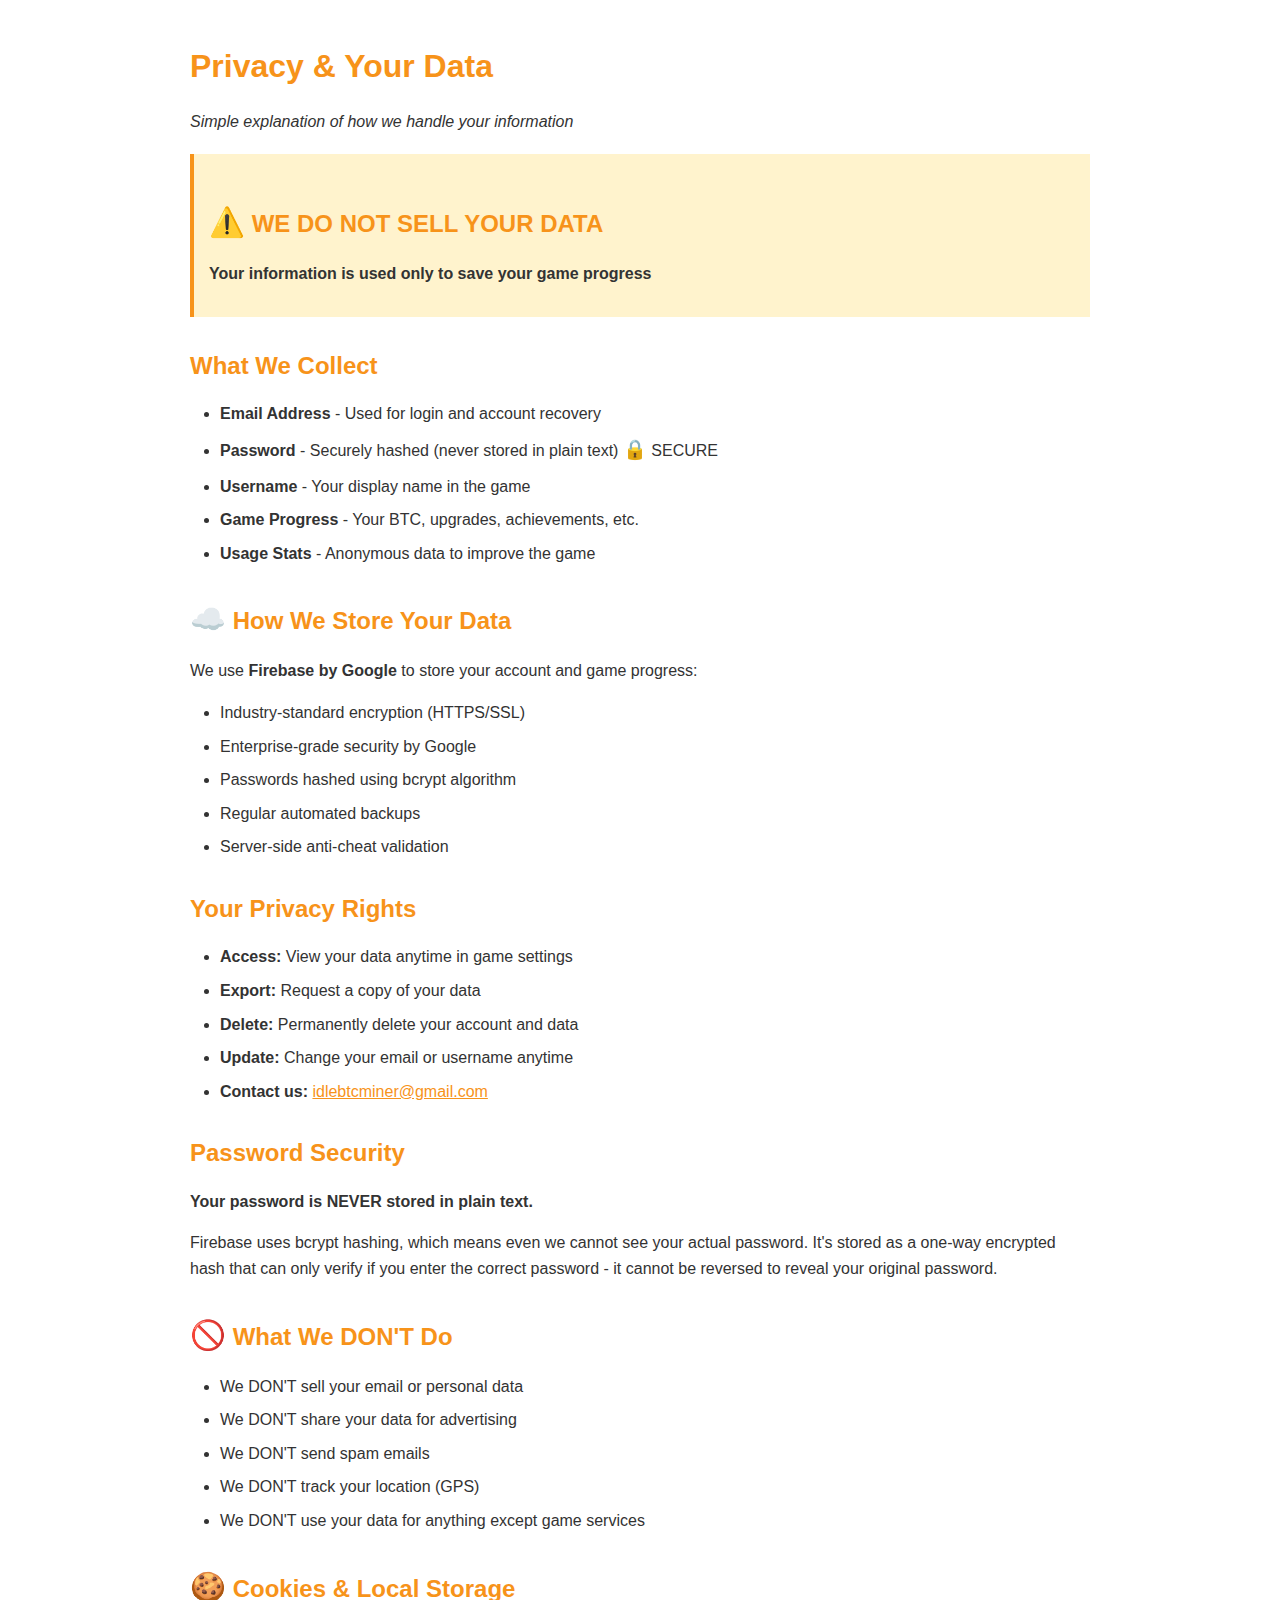
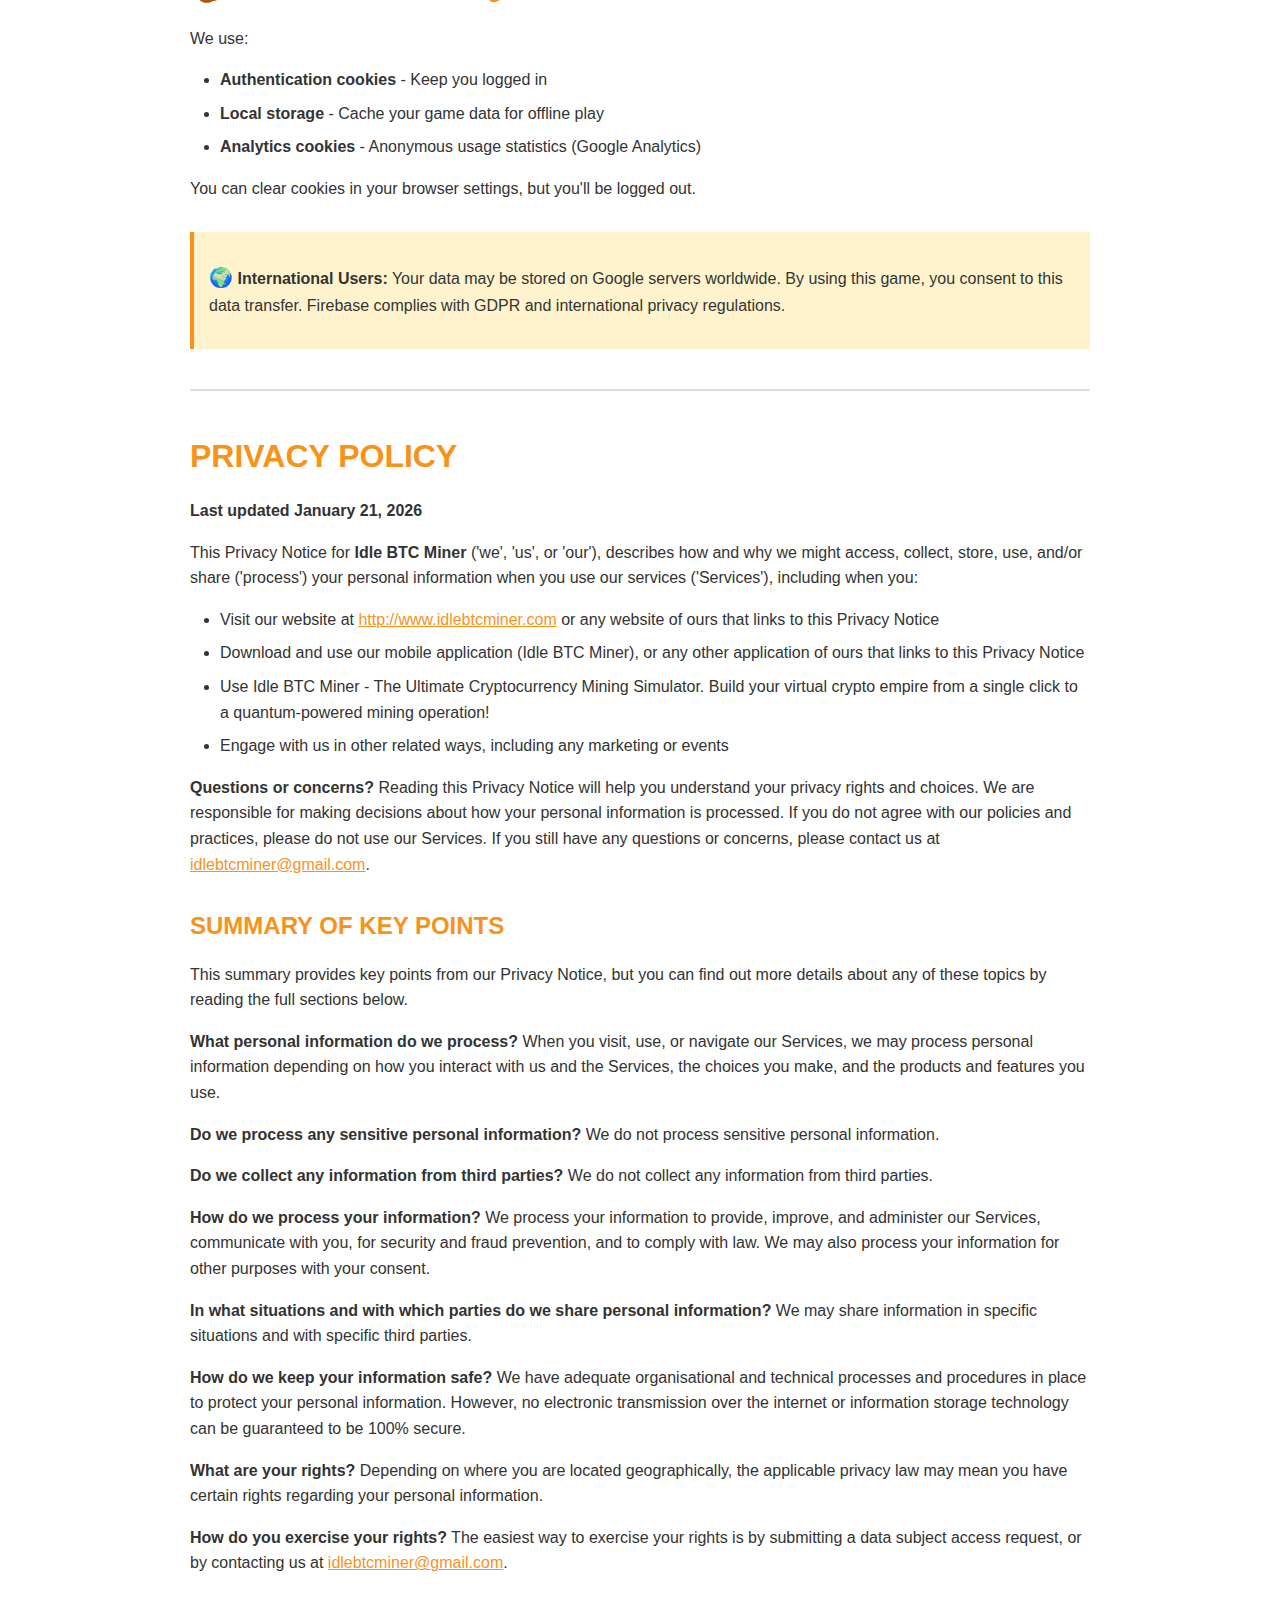
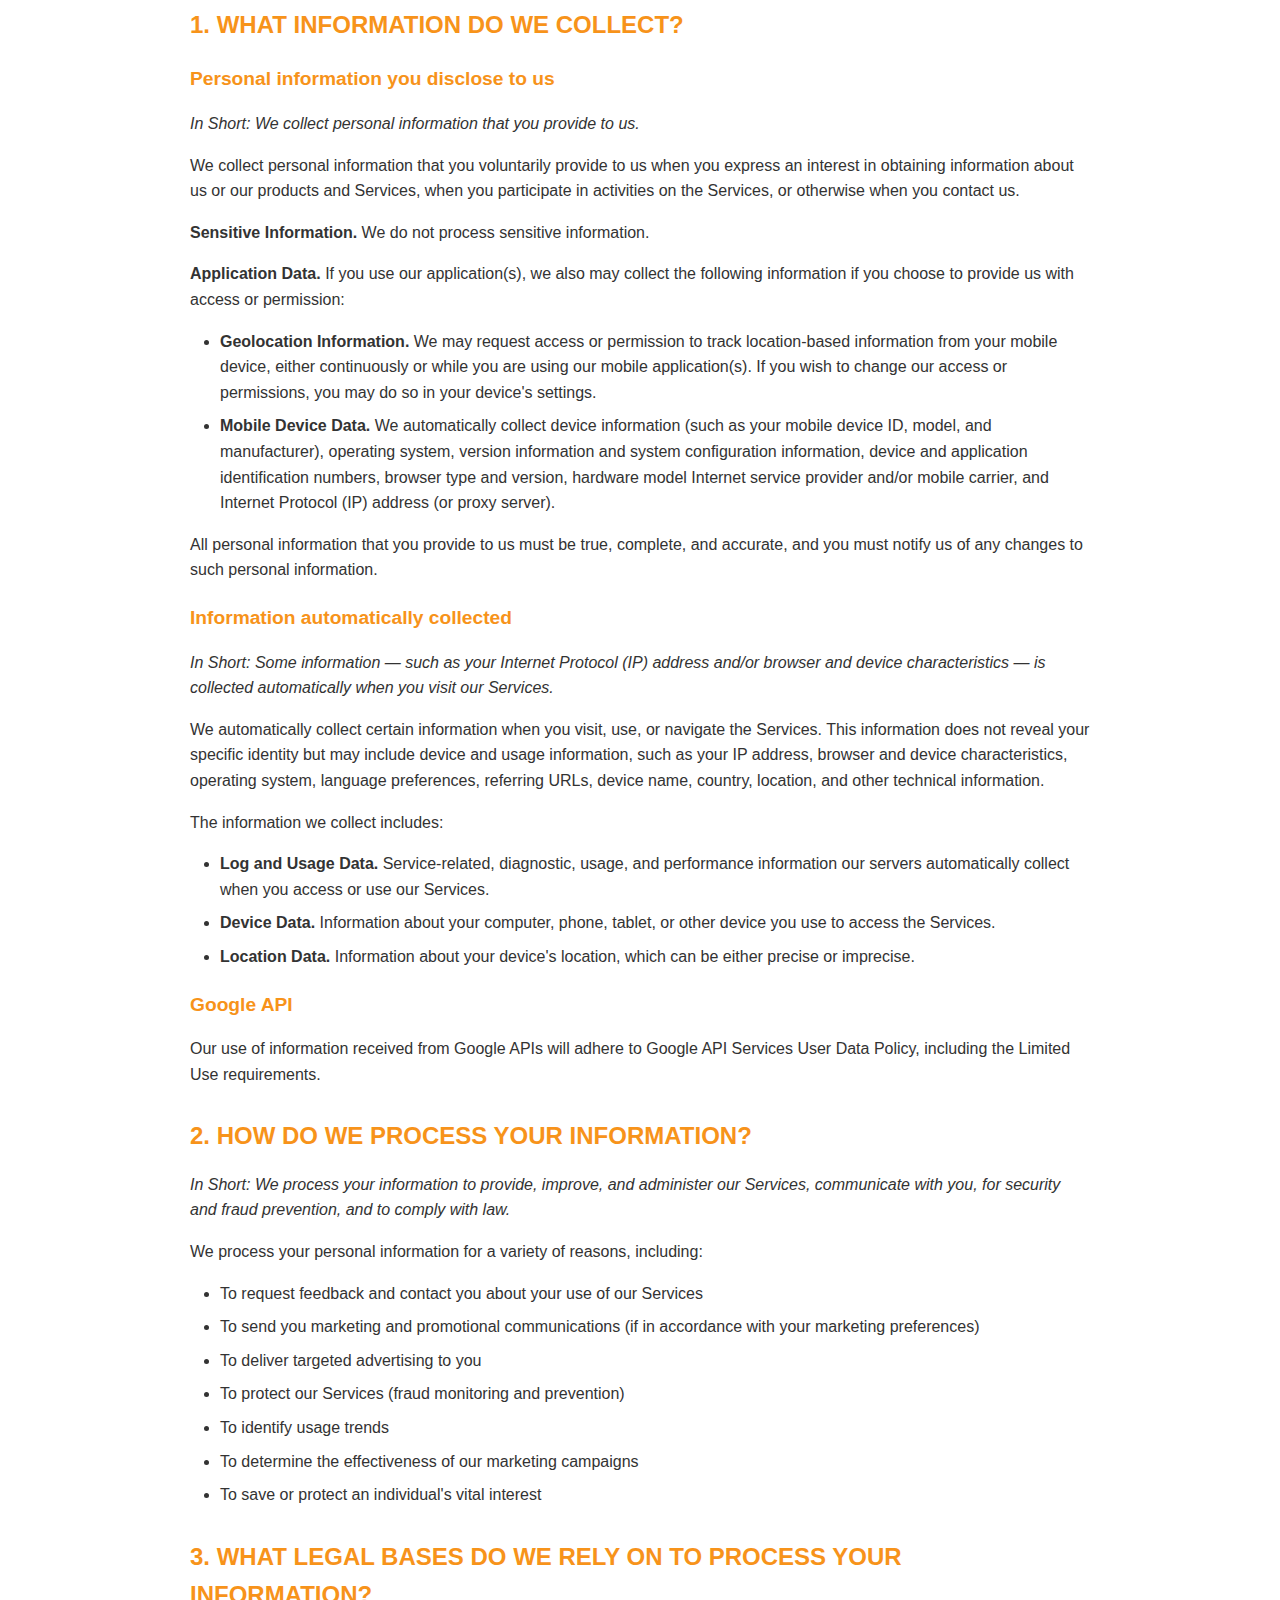
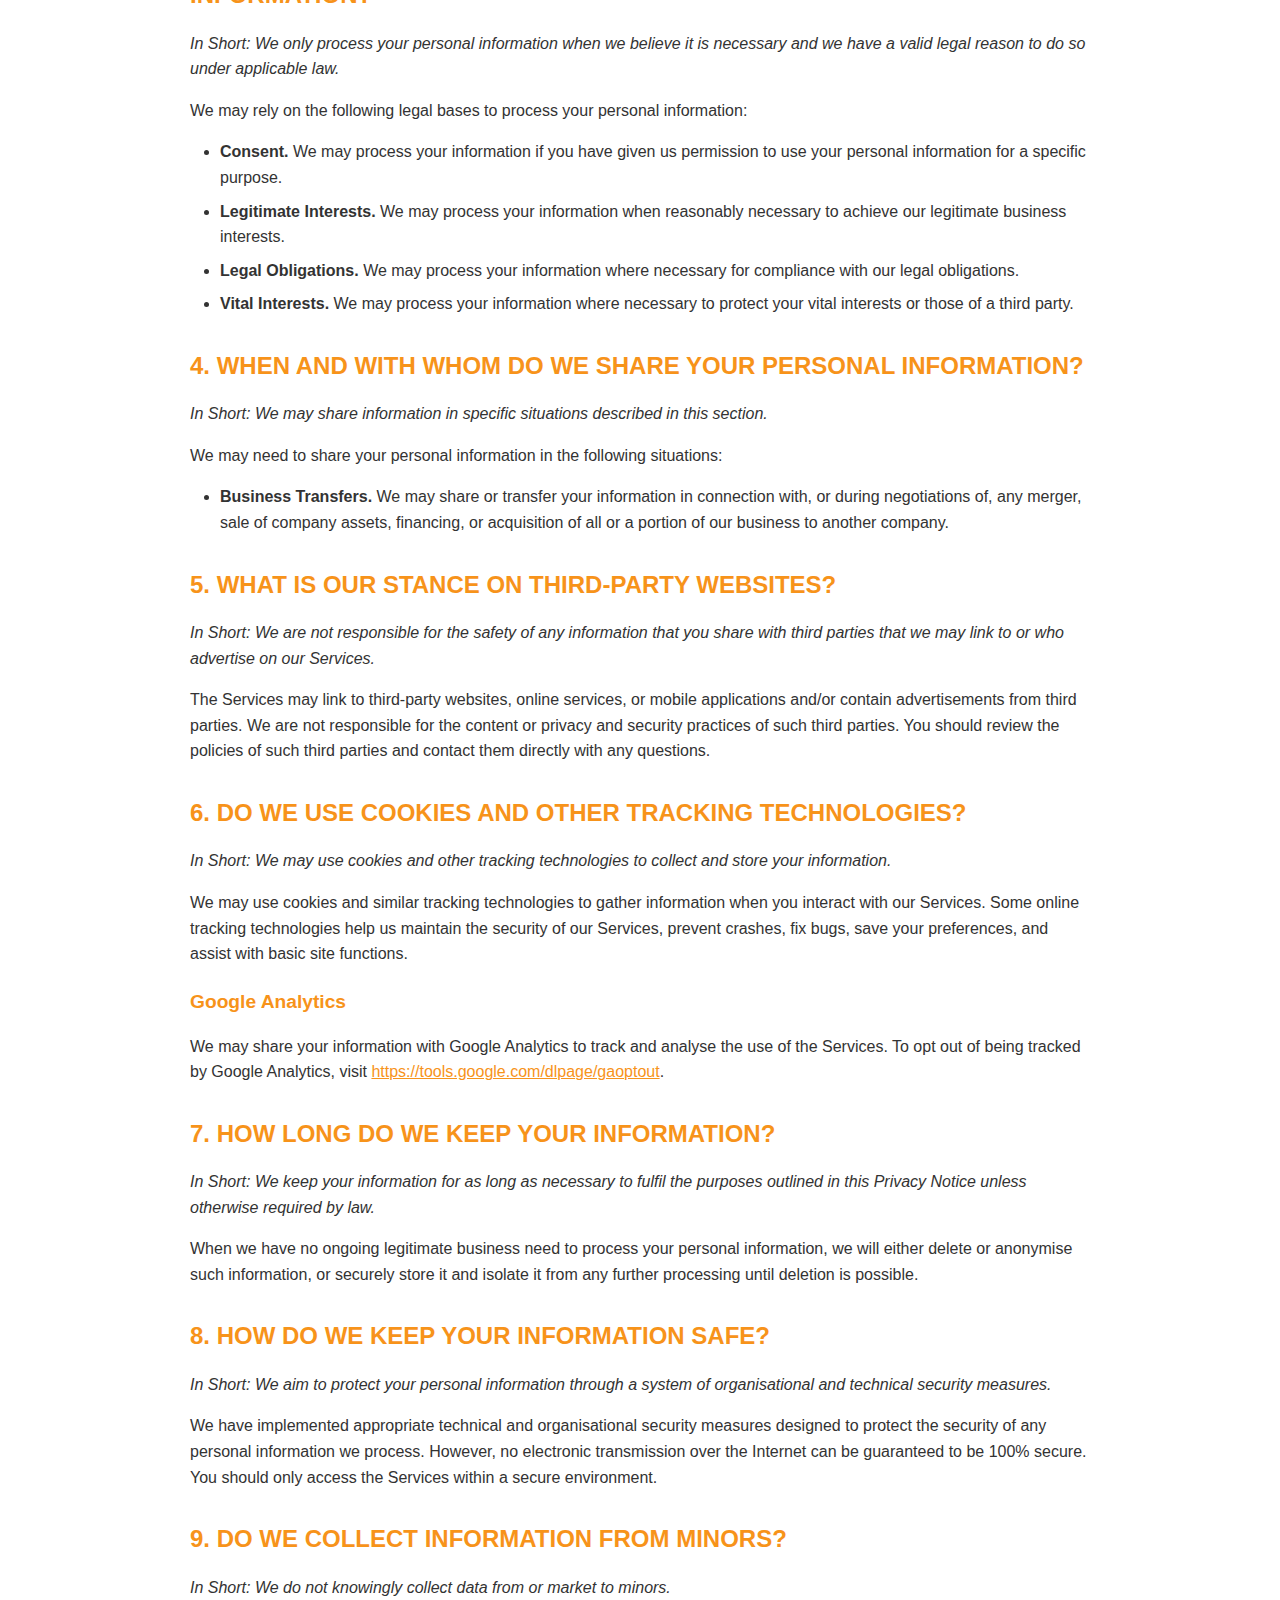
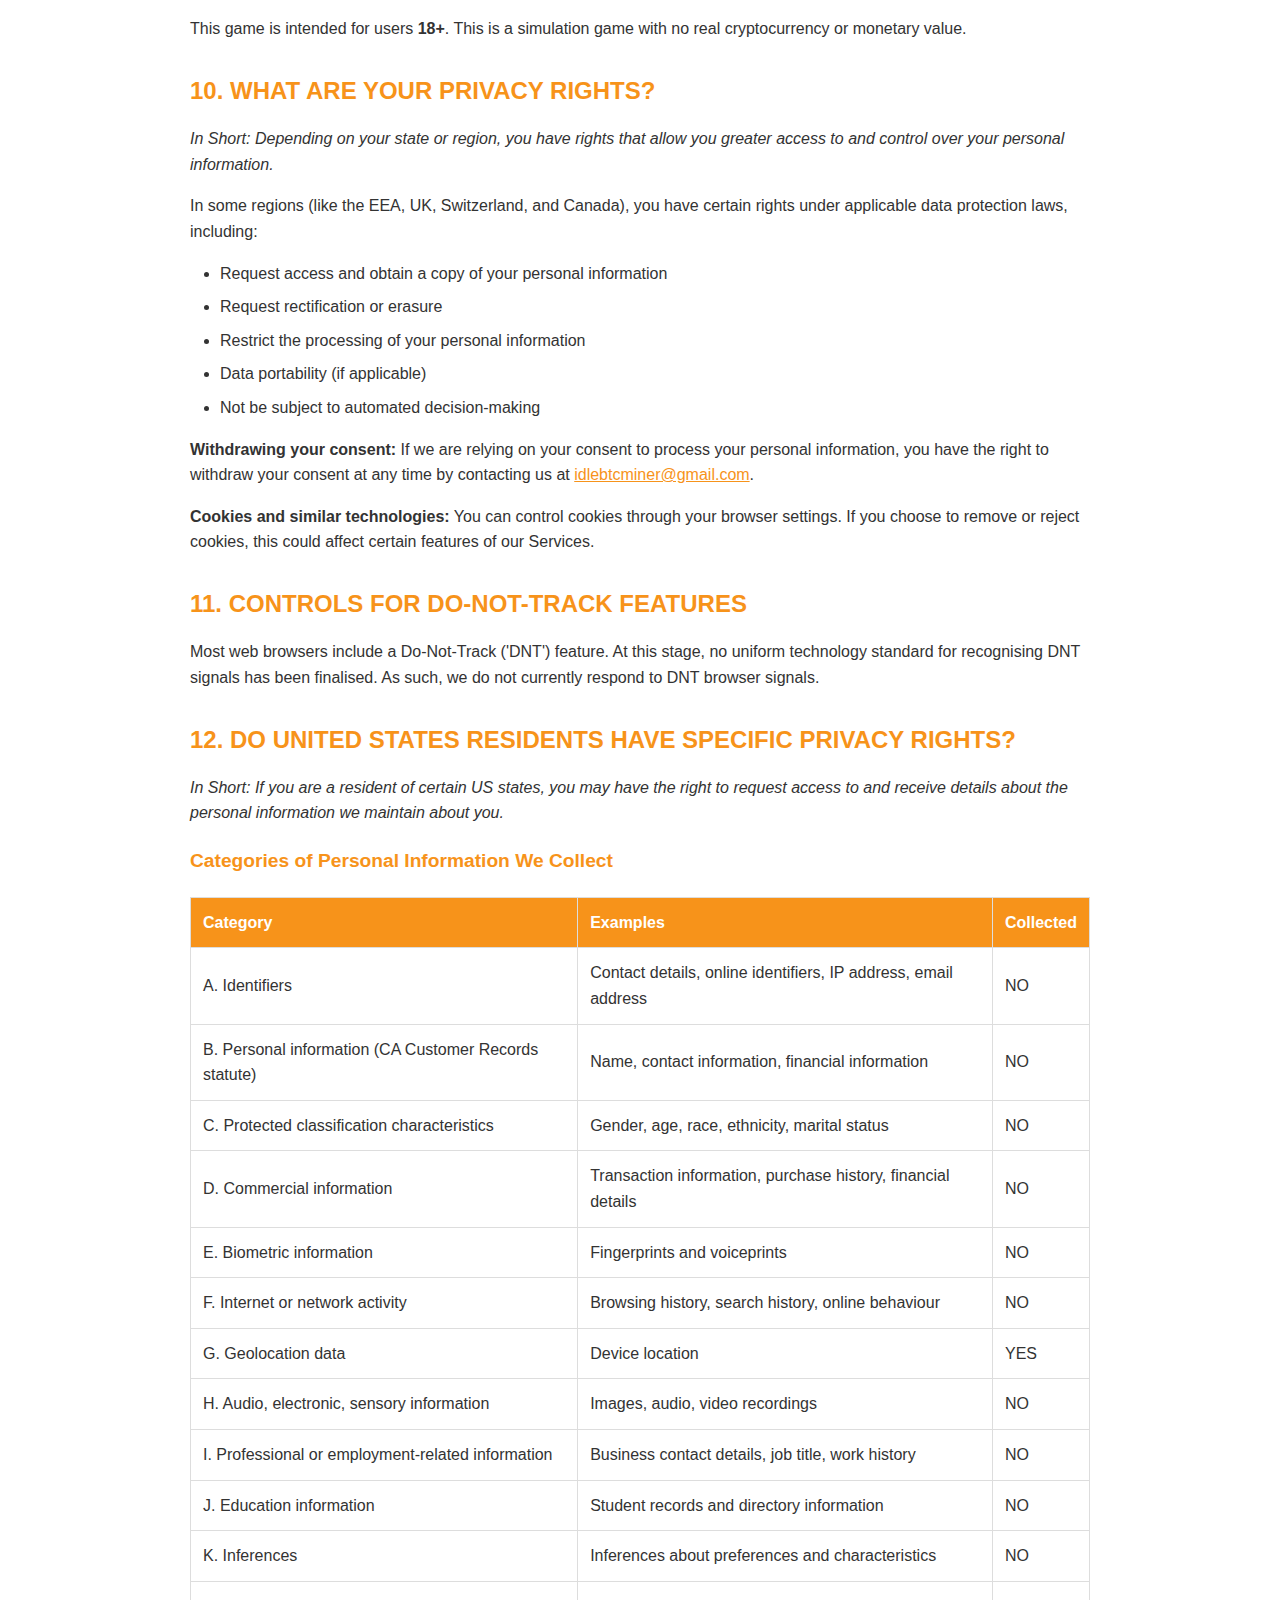
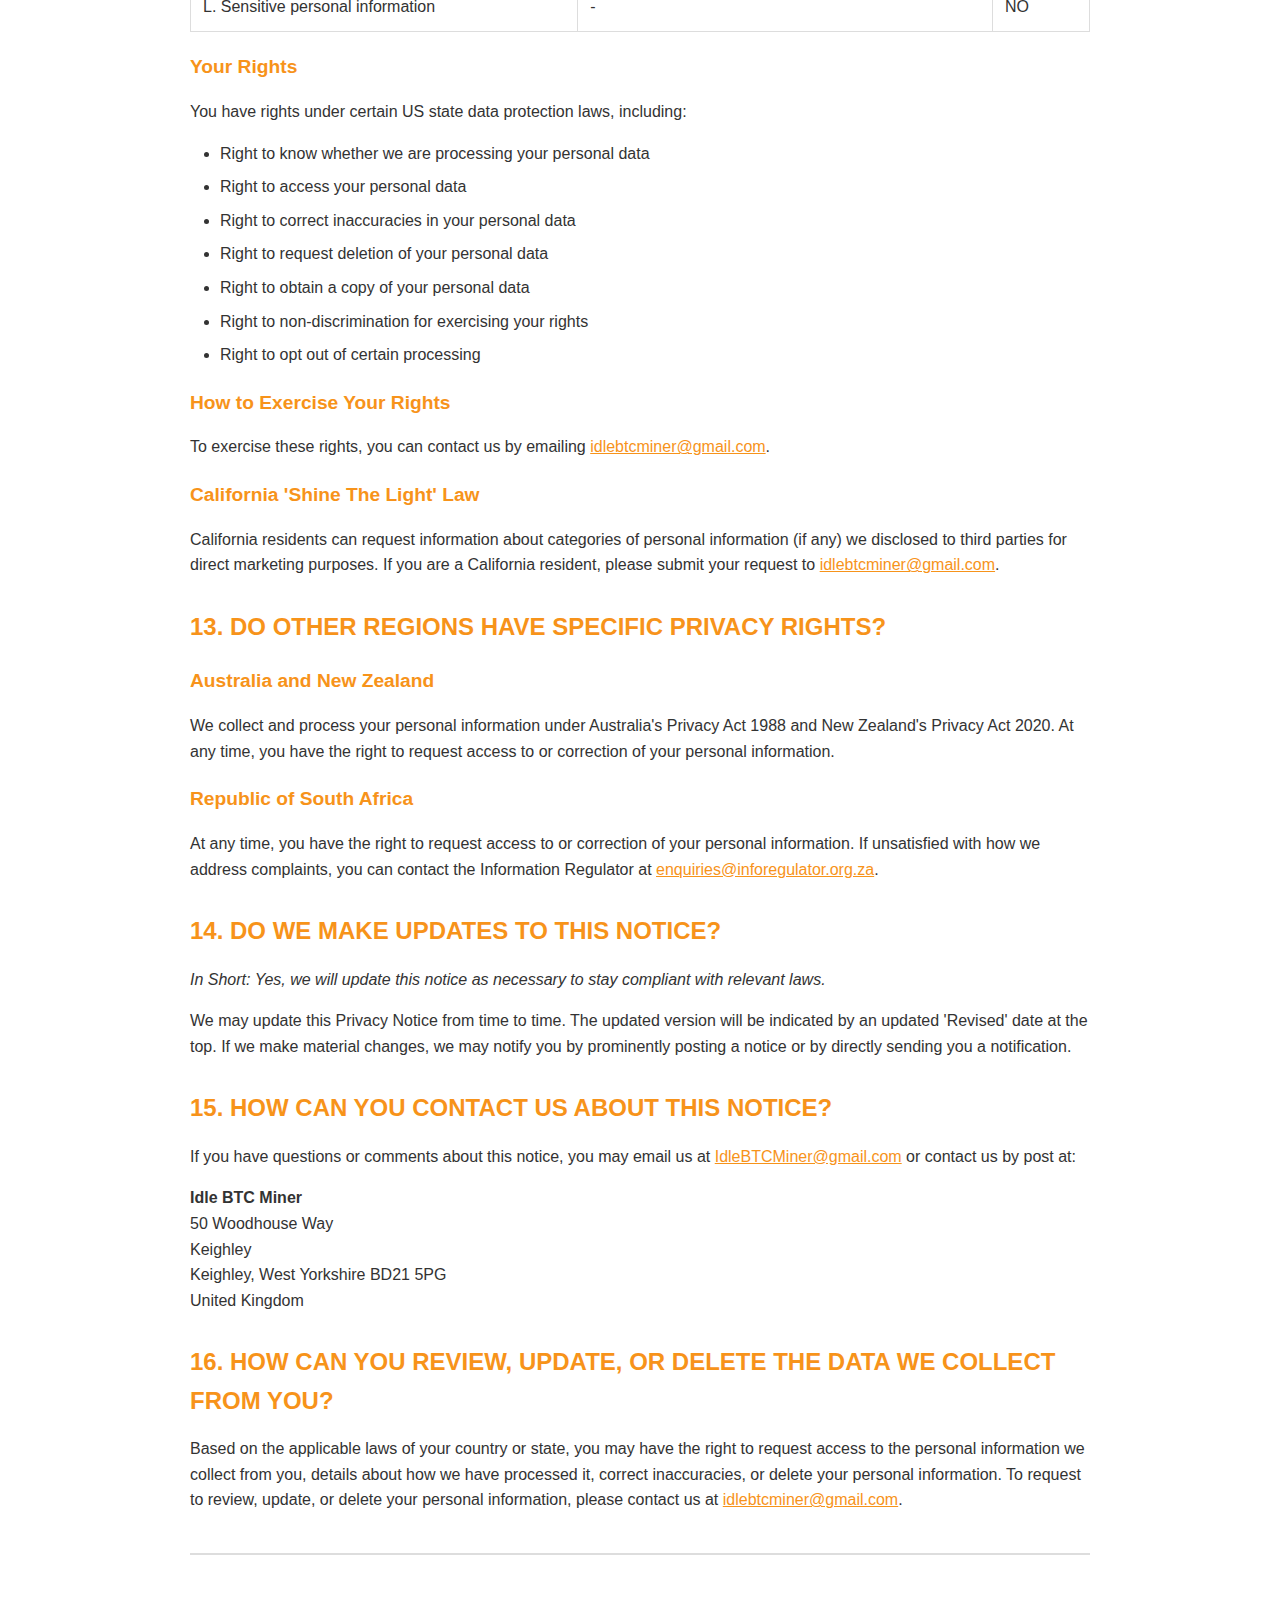
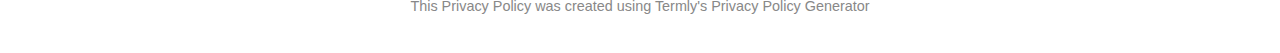
<file: privacy.html>
<!DOCTYPE html>
<html lang="en">
<head>
    <meta charset="UTF-8">
    <meta name="viewport" content="width=device-width, initial-scale=1.0">
    <title>Privacy Policy - Idle BTC Miner</title>
    <style>
        body {
            font-family: Arial, sans-serif;
            line-height: 1.6;
            color: #333;
            padding: 20px;
            max-width: 900px;
            margin: 0 auto;
        }
        h1, h2, h3 {
            color: #f7931a;
        }
        h1 {
            font-size: 2rem;
            margin-bottom: 10px;
        }
        h2 {
            font-size: 1.5rem;
            margin-top: 30px;
            margin-bottom: 15px;
        }
        h3 {
            font-size: 1.2rem;
            margin-top: 20px;
            margin-bottom: 10px;
        }
        p {
            margin-bottom: 15px;
        }
        ul, ol {
            margin-bottom: 15px;
            padding-left: 30px;
        }
        li {
            margin-bottom: 8px;
        }
        .highlight {
            background: #fff3cd;
            padding: 15px;
            border-left: 4px solid #f7931a;
            margin: 20px 0;
        }
        .section {
            margin-bottom: 30px;
        }
        a {
            color: #f7931a;
            text-decoration: underline;
        }
        table {
            width: 100%;
            border-collapse: collapse;
            margin: 20px 0;
        }
        th, td {
            border: 1px solid #ddd;
            padding: 12px;
            text-align: left;
        }
        th {
            background-color: #f7931a;
            color: white;
            font-weight: bold;
        }
        .emoji {
            font-size: 1.2em;
        }
    </style>
</head>
<body>

<h1>Privacy & Your Data</h1>
<p><em>Simple explanation of how we handle your information</em></p>

<div class="highlight">
    <h2><span class="emoji">⚠️</span> WE DO NOT SELL YOUR DATA</h2>
    <p><strong>Your information is used only to save your game progress</strong></p>
</div>

<div class="section">
    <h2>What We Collect</h2>
    <ul>
        <li><strong>Email Address</strong> - Used for login and account recovery</li>
        <li><strong>Password</strong> - Securely hashed (never stored in plain text) <span class="emoji">🔒</span> SECURE</li>
        <li><strong>Username</strong> - Your display name in the game</li>
        <li><strong>Game Progress</strong> - Your BTC, upgrades, achievements, etc.</li>
        <li><strong>Usage Stats</strong> - Anonymous data to improve the game</li>
    </ul>
</div>

<div class="section">
    <h2><span class="emoji">☁️</span> How We Store Your Data</h2>
    <p>We use <strong>Firebase by Google</strong> to store your account and game progress:</p>
    <ul>
        <li>Industry-standard encryption (HTTPS/SSL)</li>
        <li>Enterprise-grade security by Google</li>
        <li>Passwords hashed using bcrypt algorithm</li>
        <li>Regular automated backups</li>
        <li>Server-side anti-cheat validation</li>
    </ul>
</div>

<div class="section">
    <h2>Your Privacy Rights</h2>
    <ul>
        <li><strong>Access:</strong> View your data anytime in game settings</li>
        <li><strong>Export:</strong> Request a copy of your data</li>
        <li><strong>Delete:</strong> Permanently delete your account and data</li>
        <li><strong>Update:</strong> Change your email or username anytime</li>
        <li><strong>Contact us:</strong> <a href="mailto:idlebtcminer@gmail.com">idlebtcminer@gmail.com</a></li>
    </ul>
</div>

<div class="section">
    <h2>Password Security</h2>
    <p><strong>Your password is NEVER stored in plain text.</strong></p>
    <p>Firebase uses bcrypt hashing, which means even we cannot see your actual password. It's stored as a one-way encrypted hash that can only verify if you enter the correct password - it cannot be reversed to reveal your original password.</p>
</div>

<div class="section">
    <h2><span class="emoji">🚫</span> What We DON'T Do</h2>
    <ul>
        <li>We DON'T sell your email or personal data</li>
        <li>We DON'T share your data for advertising</li>
        <li>We DON'T send spam emails</li>
        <li>We DON'T track your location (GPS)</li>
        <li>We DON'T use your data for anything except game services</li>
    </ul>
</div>

<div class="section">
    <h2><span class="emoji">🍪</span> Cookies & Local Storage</h2>
    <p>We use:</p>
    <ul>
        <li><strong>Authentication cookies</strong> - Keep you logged in</li>
        <li><strong>Local storage</strong> - Cache your game data for offline play</li>
        <li><strong>Analytics cookies</strong> - Anonymous usage statistics (Google Analytics)</li>
    </ul>
    <p>You can clear cookies in your browser settings, but you'll be logged out.</p>
</div>

<div class="highlight">
    <p><span class="emoji">🌍</span> <strong>International Users:</strong> Your data may be stored on Google servers worldwide. By using this game, you consent to this data transfer. Firebase complies with GDPR and international privacy regulations.</p>
</div>

<hr style="margin: 40px 0; border: 1px solid #ddd;">

<h1>PRIVACY POLICY</h1>
<p><strong>Last updated January 21, 2026</strong></p>

<div class="section">
    <p>This Privacy Notice for <strong>Idle BTC Miner</strong> ('we', 'us', or 'our'), describes how and why we might access, collect, store, use, and/or share ('process') your personal information when you use our services ('Services'), including when you:</p>
    <ul>
        <li>Visit our website at <a href="http://www.idlebtcminer.com">http://www.idlebtcminer.com</a> or any website of ours that links to this Privacy Notice</li>
        <li>Download and use our mobile application (Idle BTC Miner), or any other application of ours that links to this Privacy Notice</li>
        <li>Use Idle BTC Miner - The Ultimate Cryptocurrency Mining Simulator. Build your virtual crypto empire from a single click to a quantum-powered mining operation!</li>
        <li>Engage with us in other related ways, including any marketing or events</li>
    </ul>
    <p><strong>Questions or concerns?</strong> Reading this Privacy Notice will help you understand your privacy rights and choices. We are responsible for making decisions about how your personal information is processed. If you do not agree with our policies and practices, please do not use our Services. If you still have any questions or concerns, please contact us at <a href="mailto:idlebtcminer@gmail.com">idlebtcminer@gmail.com</a>.</p>
</div>

<div class="section">
    <h2>SUMMARY OF KEY POINTS</h2>
    <p>This summary provides key points from our Privacy Notice, but you can find out more details about any of these topics by reading the full sections below.</p>

    <p><strong>What personal information do we process?</strong> When you visit, use, or navigate our Services, we may process personal information depending on how you interact with us and the Services, the choices you make, and the products and features you use.</p>

    <p><strong>Do we process any sensitive personal information?</strong> We do not process sensitive personal information.</p>

    <p><strong>Do we collect any information from third parties?</strong> We do not collect any information from third parties.</p>

    <p><strong>How do we process your information?</strong> We process your information to provide, improve, and administer our Services, communicate with you, for security and fraud prevention, and to comply with law. We may also process your information for other purposes with your consent.</p>

    <p><strong>In what situations and with which parties do we share personal information?</strong> We may share information in specific situations and with specific third parties.</p>

    <p><strong>How do we keep your information safe?</strong> We have adequate organisational and technical processes and procedures in place to protect your personal information. However, no electronic transmission over the internet or information storage technology can be guaranteed to be 100% secure.</p>

    <p><strong>What are your rights?</strong> Depending on where you are located geographically, the applicable privacy law may mean you have certain rights regarding your personal information.</p>

    <p><strong>How do you exercise your rights?</strong> The easiest way to exercise your rights is by submitting a data subject access request, or by contacting us at <a href="mailto:idlebtcminer@gmail.com">idlebtcminer@gmail.com</a>.</p>
</div>

<div class="section">
    <h2>1. WHAT INFORMATION DO WE COLLECT?</h2>
    <h3>Personal information you disclose to us</h3>
    <p><em>In Short: We collect personal information that you provide to us.</em></p>

    <p>We collect personal information that you voluntarily provide to us when you express an interest in obtaining information about us or our products and Services, when you participate in activities on the Services, or otherwise when you contact us.</p>

    <p><strong>Sensitive Information.</strong> We do not process sensitive information.</p>

    <p><strong>Application Data.</strong> If you use our application(s), we also may collect the following information if you choose to provide us with access or permission:</p>
    <ul>
        <li><strong>Geolocation Information.</strong> We may request access or permission to track location-based information from your mobile device, either continuously or while you are using our mobile application(s). If you wish to change our access or permissions, you may do so in your device's settings.</li>
        <li><strong>Mobile Device Data.</strong> We automatically collect device information (such as your mobile device ID, model, and manufacturer), operating system, version information and system configuration information, device and application identification numbers, browser type and version, hardware model Internet service provider and/or mobile carrier, and Internet Protocol (IP) address (or proxy server).</li>
    </ul>

    <p>All personal information that you provide to us must be true, complete, and accurate, and you must notify us of any changes to such personal information.</p>

    <h3>Information automatically collected</h3>
    <p><em>In Short: Some information — such as your Internet Protocol (IP) address and/or browser and device characteristics — is collected automatically when you visit our Services.</em></p>

    <p>We automatically collect certain information when you visit, use, or navigate the Services. This information does not reveal your specific identity but may include device and usage information, such as your IP address, browser and device characteristics, operating system, language preferences, referring URLs, device name, country, location, and other technical information.</p>

    <p>The information we collect includes:</p>
    <ul>
        <li><strong>Log and Usage Data.</strong> Service-related, diagnostic, usage, and performance information our servers automatically collect when you access or use our Services.</li>
        <li><strong>Device Data.</strong> Information about your computer, phone, tablet, or other device you use to access the Services.</li>
        <li><strong>Location Data.</strong> Information about your device's location, which can be either precise or imprecise.</li>
    </ul>

    <h3>Google API</h3>
    <p>Our use of information received from Google APIs will adhere to Google API Services User Data Policy, including the Limited Use requirements.</p>
</div>

<div class="section">
    <h2>2. HOW DO WE PROCESS YOUR INFORMATION?</h2>
    <p><em>In Short: We process your information to provide, improve, and administer our Services, communicate with you, for security and fraud prevention, and to comply with law.</em></p>

    <p>We process your personal information for a variety of reasons, including:</p>
    <ul>
        <li>To request feedback and contact you about your use of our Services</li>
        <li>To send you marketing and promotional communications (if in accordance with your marketing preferences)</li>
        <li>To deliver targeted advertising to you</li>
        <li>To protect our Services (fraud monitoring and prevention)</li>
        <li>To identify usage trends</li>
        <li>To determine the effectiveness of our marketing campaigns</li>
        <li>To save or protect an individual's vital interest</li>
    </ul>
</div>

<div class="section">
    <h2>3. WHAT LEGAL BASES DO WE RELY ON TO PROCESS YOUR INFORMATION?</h2>
    <p><em>In Short: We only process your personal information when we believe it is necessary and we have a valid legal reason to do so under applicable law.</em></p>

    <p>We may rely on the following legal bases to process your personal information:</p>
    <ul>
        <li><strong>Consent.</strong> We may process your information if you have given us permission to use your personal information for a specific purpose.</li>
        <li><strong>Legitimate Interests.</strong> We may process your information when reasonably necessary to achieve our legitimate business interests.</li>
        <li><strong>Legal Obligations.</strong> We may process your information where necessary for compliance with our legal obligations.</li>
        <li><strong>Vital Interests.</strong> We may process your information where necessary to protect your vital interests or those of a third party.</li>
    </ul>
</div>

<div class="section">
    <h2>4. WHEN AND WITH WHOM DO WE SHARE YOUR PERSONAL INFORMATION?</h2>
    <p><em>In Short: We may share information in specific situations described in this section.</em></p>

    <p>We may need to share your personal information in the following situations:</p>
    <ul>
        <li><strong>Business Transfers.</strong> We may share or transfer your information in connection with, or during negotiations of, any merger, sale of company assets, financing, or acquisition of all or a portion of our business to another company.</li>
    </ul>
</div>

<div class="section">
    <h2>5. WHAT IS OUR STANCE ON THIRD-PARTY WEBSITES?</h2>
    <p><em>In Short: We are not responsible for the safety of any information that you share with third parties that we may link to or who advertise on our Services.</em></p>

    <p>The Services may link to third-party websites, online services, or mobile applications and/or contain advertisements from third parties. We are not responsible for the content or privacy and security practices of such third parties. You should review the policies of such third parties and contact them directly with any questions.</p>
</div>

<div class="section">
    <h2>6. DO WE USE COOKIES AND OTHER TRACKING TECHNOLOGIES?</h2>
    <p><em>In Short: We may use cookies and other tracking technologies to collect and store your information.</em></p>

    <p>We may use cookies and similar tracking technologies to gather information when you interact with our Services. Some online tracking technologies help us maintain the security of our Services, prevent crashes, fix bugs, save your preferences, and assist with basic site functions.</p>

    <h3>Google Analytics</h3>
    <p>We may share your information with Google Analytics to track and analyse the use of the Services. To opt out of being tracked by Google Analytics, visit <a href="https://tools.google.com/dlpage/gaoptout" target="_blank">https://tools.google.com/dlpage/gaoptout</a>.</p>
</div>

<div class="section">
    <h2>7. HOW LONG DO WE KEEP YOUR INFORMATION?</h2>
    <p><em>In Short: We keep your information for as long as necessary to fulfil the purposes outlined in this Privacy Notice unless otherwise required by law.</em></p>

    <p>When we have no ongoing legitimate business need to process your personal information, we will either delete or anonymise such information, or securely store it and isolate it from any further processing until deletion is possible.</p>
</div>

<div class="section">
    <h2>8. HOW DO WE KEEP YOUR INFORMATION SAFE?</h2>
    <p><em>In Short: We aim to protect your personal information through a system of organisational and technical security measures.</em></p>

    <p>We have implemented appropriate technical and organisational security measures designed to protect the security of any personal information we process. However, no electronic transmission over the Internet can be guaranteed to be 100% secure. You should only access the Services within a secure environment.</p>
</div>

<div class="section">
    <h2>9. DO WE COLLECT INFORMATION FROM MINORS?</h2>
    <p><em>In Short: We do not knowingly collect data from or market to minors.</em></p>

    <p>This game is intended for users <strong>18+</strong>. This is a simulation game with no real cryptocurrency or monetary value.</p>
</div>

<div class="section">
    <h2>10. WHAT ARE YOUR PRIVACY RIGHTS?</h2>
    <p><em>In Short: Depending on your state or region, you have rights that allow you greater access to and control over your personal information.</em></p>

    <p>In some regions (like the EEA, UK, Switzerland, and Canada), you have certain rights under applicable data protection laws, including:</p>
    <ul>
        <li>Request access and obtain a copy of your personal information</li>
        <li>Request rectification or erasure</li>
        <li>Restrict the processing of your personal information</li>
        <li>Data portability (if applicable)</li>
        <li>Not be subject to automated decision-making</li>
    </ul>

    <p><strong>Withdrawing your consent:</strong> If we are relying on your consent to process your personal information, you have the right to withdraw your consent at any time by contacting us at <a href="mailto:idlebtcminer@gmail.com">idlebtcminer@gmail.com</a>.</p>

    <p><strong>Cookies and similar technologies:</strong> You can control cookies through your browser settings. If you choose to remove or reject cookies, this could affect certain features of our Services.</p>
</div>

<div class="section">
    <h2>11. CONTROLS FOR DO-NOT-TRACK FEATURES</h2>
    <p>Most web browsers include a Do-Not-Track ('DNT') feature. At this stage, no uniform technology standard for recognising DNT signals has been finalised. As such, we do not currently respond to DNT browser signals.</p>
</div>

<div class="section">
    <h2>12. DO UNITED STATES RESIDENTS HAVE SPECIFIC PRIVACY RIGHTS?</h2>
    <p><em>In Short: If you are a resident of certain US states, you may have the right to request access to and receive details about the personal information we maintain about you.</em></p>

    <h3>Categories of Personal Information We Collect</h3>
    <table>
        <thead>
            <tr>
                <th>Category</th>
                <th>Examples</th>
                <th>Collected</th>
            </tr>
        </thead>
        <tbody>
            <tr>
                <td>A. Identifiers</td>
                <td>Contact details, online identifiers, IP address, email address</td>
                <td>NO</td>
            </tr>
            <tr>
                <td>B. Personal information (CA Customer Records statute)</td>
                <td>Name, contact information, financial information</td>
                <td>NO</td>
            </tr>
            <tr>
                <td>C. Protected classification characteristics</td>
                <td>Gender, age, race, ethnicity, marital status</td>
                <td>NO</td>
            </tr>
            <tr>
                <td>D. Commercial information</td>
                <td>Transaction information, purchase history, financial details</td>
                <td>NO</td>
            </tr>
            <tr>
                <td>E. Biometric information</td>
                <td>Fingerprints and voiceprints</td>
                <td>NO</td>
            </tr>
            <tr>
                <td>F. Internet or network activity</td>
                <td>Browsing history, search history, online behaviour</td>
                <td>NO</td>
            </tr>
            <tr>
                <td>G. Geolocation data</td>
                <td>Device location</td>
                <td>YES</td>
            </tr>
            <tr>
                <td>H. Audio, electronic, sensory information</td>
                <td>Images, audio, video recordings</td>
                <td>NO</td>
            </tr>
            <tr>
                <td>I. Professional or employment-related information</td>
                <td>Business contact details, job title, work history</td>
                <td>NO</td>
            </tr>
            <tr>
                <td>J. Education information</td>
                <td>Student records and directory information</td>
                <td>NO</td>
            </tr>
            <tr>
                <td>K. Inferences</td>
                <td>Inferences about preferences and characteristics</td>
                <td>NO</td>
            </tr>
            <tr>
                <td>L. Sensitive personal information</td>
                <td>-</td>
                <td>NO</td>
            </tr>
        </tbody>
    </table>

    <h3>Your Rights</h3>
    <p>You have rights under certain US state data protection laws, including:</p>
    <ul>
        <li>Right to know whether we are processing your personal data</li>
        <li>Right to access your personal data</li>
        <li>Right to correct inaccuracies in your personal data</li>
        <li>Right to request deletion of your personal data</li>
        <li>Right to obtain a copy of your personal data</li>
        <li>Right to non-discrimination for exercising your rights</li>
        <li>Right to opt out of certain processing</li>
    </ul>

    <h3>How to Exercise Your Rights</h3>
    <p>To exercise these rights, you can contact us by emailing <a href="mailto:idlebtcminer@gmail.com">idlebtcminer@gmail.com</a>.</p>

    <h3>California 'Shine The Light' Law</h3>
    <p>California residents can request information about categories of personal information (if any) we disclosed to third parties for direct marketing purposes. If you are a California resident, please submit your request to <a href="mailto:idlebtcminer@gmail.com">idlebtcminer@gmail.com</a>.</p>
</div>

<div class="section">
    <h2>13. DO OTHER REGIONS HAVE SPECIFIC PRIVACY RIGHTS?</h2>

    <h3>Australia and New Zealand</h3>
    <p>We collect and process your personal information under Australia's Privacy Act 1988 and New Zealand's Privacy Act 2020. At any time, you have the right to request access to or correction of your personal information.</p>

    <h3>Republic of South Africa</h3>
    <p>At any time, you have the right to request access to or correction of your personal information. If unsatisfied with how we address complaints, you can contact the Information Regulator at <a href="mailto:enquiries@inforegulator.org.za">enquiries@inforegulator.org.za</a>.</p>
</div>

<div class="section">
    <h2>14. DO WE MAKE UPDATES TO THIS NOTICE?</h2>
    <p><em>In Short: Yes, we will update this notice as necessary to stay compliant with relevant laws.</em></p>

    <p>We may update this Privacy Notice from time to time. The updated version will be indicated by an updated 'Revised' date at the top. If we make material changes, we may notify you by prominently posting a notice or by directly sending you a notification.</p>
</div>

<div class="section">
    <h2>15. HOW CAN YOU CONTACT US ABOUT THIS NOTICE?</h2>
    <p>If you have questions or comments about this notice, you may email us at <a href="mailto:IdleBTCMiner@gmail.com">IdleBTCMiner@gmail.com</a> or contact us by post at:</p>

    <p><strong>Idle BTC Miner</strong><br>
    50 Woodhouse Way<br>
    Keighley<br>
    Keighley, West Yorkshire BD21 5PG<br>
    United Kingdom</p>
</div>

<div class="section">
    <h2>16. HOW CAN YOU REVIEW, UPDATE, OR DELETE THE DATA WE COLLECT FROM YOU?</h2>
    <p>Based on the applicable laws of your country or state, you may have the right to request access to the personal information we collect from you, details about how we have processed it, correct inaccuracies, or delete your personal information. To request to review, update, or delete your personal information, please contact us at <a href="mailto:idlebtcminer@gmail.com">idlebtcminer@gmail.com</a>.</p>
</div>

<hr style="margin: 40px 0; border: 1px solid #ddd;">

<p style="text-align: center; color: #888; font-size: 0.9em;">This Privacy Policy was created using Termly's Privacy Policy Generator</p>

</body>
</html>
</file>
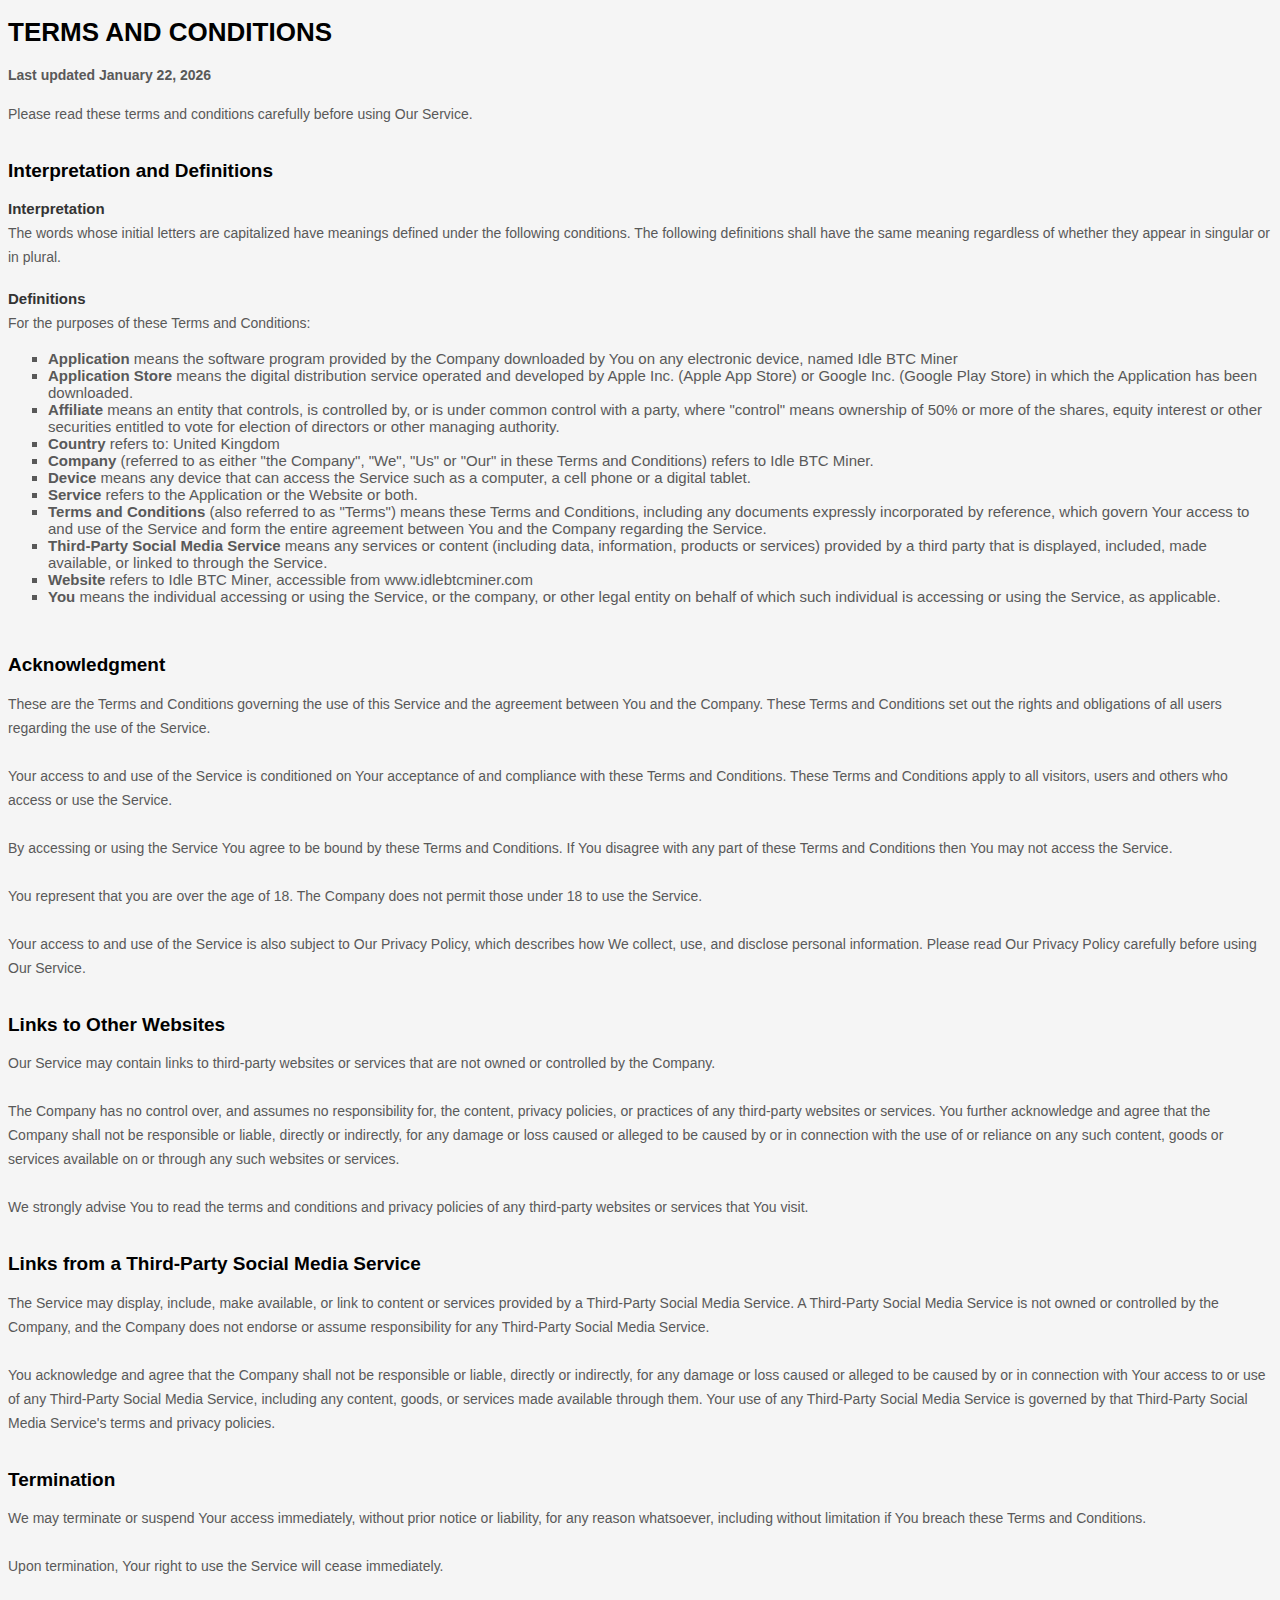
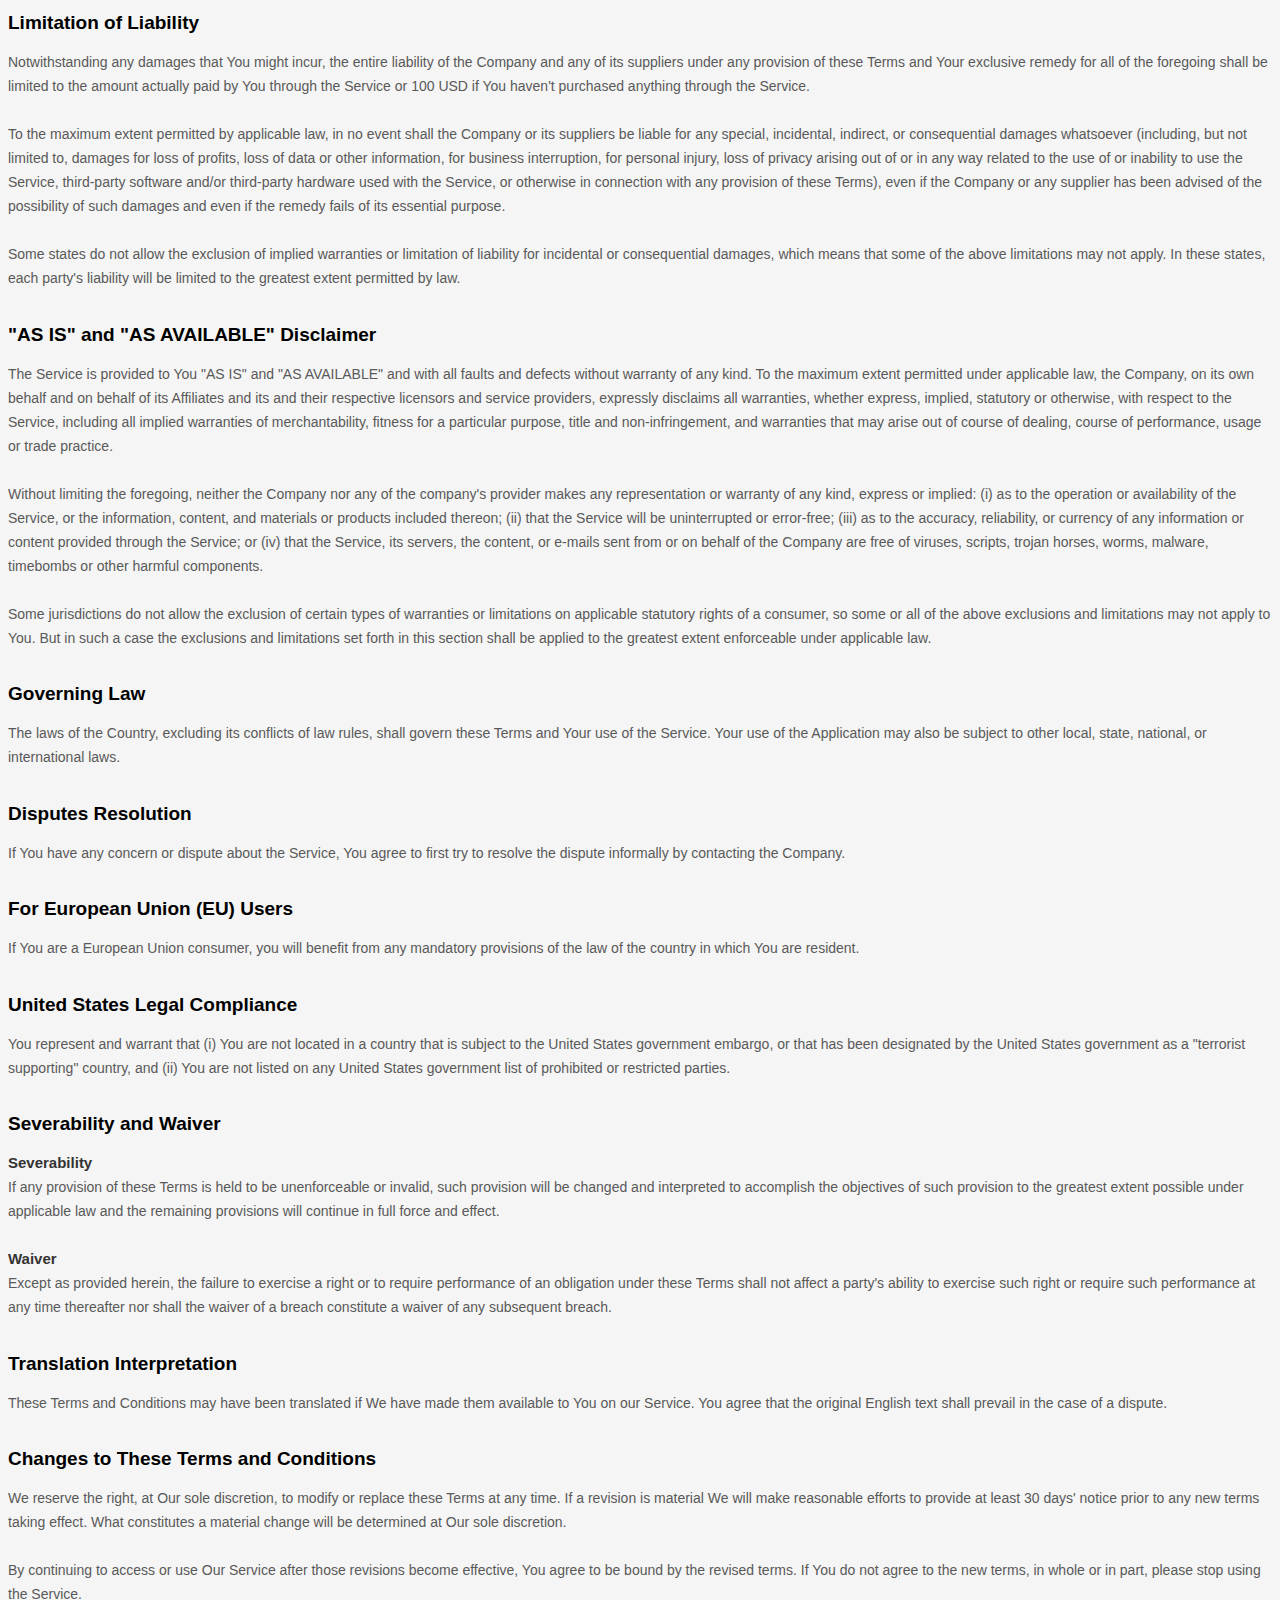
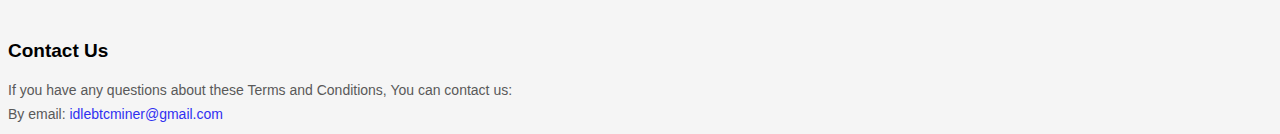
<file: terms.html>
<!DOCTYPE html>
<html lang="en">
<head>
    <meta charset="UTF-8">
    <meta name="viewport" content="width=device-width, initial-scale=1.0">
    <title>Terms and Conditions</title>
    <style>
      [data-custom-class='body'], [data-custom-class='body'] * {
              background: transparent !important;
            }
        [data-custom-class='title'], [data-custom-class='title'] * {
              font-family: Arial !important;
        font-size: 26px !important;
        color: #000000 !important;
            }
        [data-custom-class='subtitle'], [data-custom-class='subtitle'] * {
              font-family: Arial !important;
        color: #595959 !important;
        font-size: 14px !important;
            }
        [data-custom-class='heading_1'], [data-custom-class='heading_1'] * {
              font-family: Arial !important;
        font-size: 19px !important;
        color: #000000 !important;
            }
        [data-custom-class='heading_2'], [data-custom-class='heading_2'] * {
              font-family: Arial !important;
        font-size: 17px !important;
        color: #000000 !important;
            }
        [data-custom-class='body_text'], [data-custom-class='body_text'] * {
              color: #595959 !important;
        font-size: 14px !important;
        font-family: Arial !important;
            }
        [data-custom-class='link'], [data-custom-class='link'] * {
              color: #3030F1 !important;
        font-size: 14px !important;
        font-family: Arial !important;
        word-break: break-word !important;
            }
        ul {
          list-style-type: square;
        }
        ul > li > ul {
          list-style-type: circle;
        }
        ul > li > ul > li > ul {
          list-style-type: square;
        }
        ol li {
          font-family: Arial ;
        }
        body {
          background: #f5f5f5;
          font-family: Arial, sans-serif;
          color: #333;
        }
    </style>
</head>
<body>
<div data-custom-class="body">
    <div><strong><span style="font-size: 26px;"><span data-custom-class="title"><h1>TERMS AND CONDITIONS</h1></span></span></strong></div>
    <div><span style="color: rgb(127, 127, 127);"><strong><span style="font-size: 15px;"><span data-custom-class="subtitle">Last updated January 22, 2026</span></span></strong></span></div>
    <div><br></div>

    <div style="line-height: 1.5;"><span style="color: rgb(89, 89, 89); font-size: 15px;"><span data-custom-class="body_text">Please read these terms and conditions carefully before using Our Service.</span></span></div>
    <div><br></div>

    <div><strong><span data-custom-class="heading_1"><h2>Interpretation and Definitions</h2></span></strong></div>

    <div style="line-height: 1.5;"><strong><span style="font-size: 15px;">Interpretation</span></strong></div>
    <div style="line-height: 1.5;"><span style="color: rgb(89, 89, 89); font-size: 15px;"><span data-custom-class="body_text">The words whose initial letters are capitalized have meanings defined under the following conditions. The following definitions shall have the same meaning regardless of whether they appear in singular or in plural.</span></span></div>
    <div><br></div>

    <div style="line-height: 1.5;"><strong><span style="font-size: 15px;">Definitions</span></strong></div>
    <div style="line-height: 1.5;"><span style="color: rgb(89, 89, 89); font-size: 15px;"><span data-custom-class="body_text">For the purposes of these Terms and Conditions:</span></span></div>
    <ul style="color: rgb(89, 89, 89); font-size: 15px;">
        <li><strong>Application</strong> means the software program provided by the Company downloaded by You on any electronic device, named Idle BTC Miner</li>
        <li><strong>Application Store</strong> means the digital distribution service operated and developed by Apple Inc. (Apple App Store) or Google Inc. (Google Play Store) in which the Application has been downloaded.</li>
        <li><strong>Affiliate</strong> means an entity that controls, is controlled by, or is under common control with a party, where "control" means ownership of 50% or more of the shares, equity interest or other securities entitled to vote for election of directors or other managing authority.</li>
        <li><strong>Country</strong> refers to: United Kingdom</li>
        <li><strong>Company</strong> (referred to as either "the Company", "We", "Us" or "Our" in these Terms and Conditions) refers to Idle BTC Miner.</li>
        <li><strong>Device</strong> means any device that can access the Service such as a computer, a cell phone or a digital tablet.</li>
        <li><strong>Service</strong> refers to the Application or the Website or both.</li>
        <li><strong>Terms and Conditions</strong> (also referred to as "Terms") means these Terms and Conditions, including any documents expressly incorporated by reference, which govern Your access to and use of the Service and form the entire agreement between You and the Company regarding the Service.</li>
        <li><strong>Third-Party Social Media Service</strong> means any services or content (including data, information, products or services) provided by a third party that is displayed, included, made available, or linked to through the Service.</li>
        <li><strong>Website</strong> refers to Idle BTC Miner, accessible from www.idlebtcminer.com</li>
        <li><strong>You</strong> means the individual accessing or using the Service, or the company, or other legal entity on behalf of which such individual is accessing or using the Service, as applicable.</li>
    </ul>
    <div><br></div>

    <div><strong><span data-custom-class="heading_1"><h2>Acknowledgment</h2></span></strong></div>
    <div style="line-height: 1.5;"><span style="color: rgb(89, 89, 89); font-size: 15px;"><span data-custom-class="body_text">These are the Terms and Conditions governing the use of this Service and the agreement between You and the Company. These Terms and Conditions set out the rights and obligations of all users regarding the use of the Service.</span></span></div>
    <div style="line-height: 1.5;"><br></div>
    <div style="line-height: 1.5;"><span style="color: rgb(89, 89, 89); font-size: 15px;"><span data-custom-class="body_text">Your access to and use of the Service is conditioned on Your acceptance of and compliance with these Terms and Conditions. These Terms and Conditions apply to all visitors, users and others who access or use the Service.</span></span></div>
    <div style="line-height: 1.5;"><br></div>
    <div style="line-height: 1.5;"><span style="color: rgb(89, 89, 89); font-size: 15px;"><span data-custom-class="body_text">By accessing or using the Service You agree to be bound by these Terms and Conditions. If You disagree with any part of these Terms and Conditions then You may not access the Service.</span></span></div>
    <div style="line-height: 1.5;"><br></div>
    <div style="line-height: 1.5;"><span style="color: rgb(89, 89, 89); font-size: 15px;"><span data-custom-class="body_text">You represent that you are over the age of 18. The Company does not permit those under 18 to use the Service.</span></span></div>
    <div style="line-height: 1.5;"><br></div>
    <div style="line-height: 1.5;"><span style="color: rgb(89, 89, 89); font-size: 15px;"><span data-custom-class="body_text">Your access to and use of the Service is also subject to Our Privacy Policy, which describes how We collect, use, and disclose personal information. Please read Our Privacy Policy carefully before using Our Service.</span></span></div>
    <div><br></div>

    <div><strong><span data-custom-class="heading_1"><h2>Links to Other Websites</h2></span></strong></div>
    <div style="line-height: 1.5;"><span style="color: rgb(89, 89, 89); font-size: 15px;"><span data-custom-class="body_text">Our Service may contain links to third-party websites or services that are not owned or controlled by the Company.</span></span></div>
    <div style="line-height: 1.5;"><br></div>
    <div style="line-height: 1.5;"><span style="color: rgb(89, 89, 89); font-size: 15px;"><span data-custom-class="body_text">The Company has no control over, and assumes no responsibility for, the content, privacy policies, or practices of any third-party websites or services. You further acknowledge and agree that the Company shall not be responsible or liable, directly or indirectly, for any damage or loss caused or alleged to be caused by or in connection with the use of or reliance on any such content, goods or services available on or through any such websites or services.</span></span></div>
    <div style="line-height: 1.5;"><br></div>
    <div style="line-height: 1.5;"><span style="color: rgb(89, 89, 89); font-size: 15px;"><span data-custom-class="body_text">We strongly advise You to read the terms and conditions and privacy policies of any third-party websites or services that You visit.</span></span></div>
    <div><br></div>

    <div><strong><span data-custom-class="heading_1"><h2>Links from a Third-Party Social Media Service</h2></span></strong></div>
    <div style="line-height: 1.5;"><span style="color: rgb(89, 89, 89); font-size: 15px;"><span data-custom-class="body_text">The Service may display, include, make available, or link to content or services provided by a Third-Party Social Media Service. A Third-Party Social Media Service is not owned or controlled by the Company, and the Company does not endorse or assume responsibility for any Third-Party Social Media Service.</span></span></div>
    <div style="line-height: 1.5;"><br></div>
    <div style="line-height: 1.5;"><span style="color: rgb(89, 89, 89); font-size: 15px;"><span data-custom-class="body_text">You acknowledge and agree that the Company shall not be responsible or liable, directly or indirectly, for any damage or loss caused or alleged to be caused by or in connection with Your access to or use of any Third-Party Social Media Service, including any content, goods, or services made available through them. Your use of any Third-Party Social Media Service is governed by that Third-Party Social Media Service's terms and privacy policies.</span></span></div>
    <div><br></div>

    <div><strong><span data-custom-class="heading_1"><h2>Termination</h2></span></strong></div>
    <div style="line-height: 1.5;"><span style="color: rgb(89, 89, 89); font-size: 15px;"><span data-custom-class="body_text">We may terminate or suspend Your access immediately, without prior notice or liability, for any reason whatsoever, including without limitation if You breach these Terms and Conditions.</span></span></div>
    <div style="line-height: 1.5;"><br></div>
    <div style="line-height: 1.5;"><span style="color: rgb(89, 89, 89); font-size: 15px;"><span data-custom-class="body_text">Upon termination, Your right to use the Service will cease immediately.</span></span></div>
    <div><br></div>

    <div><strong><span data-custom-class="heading_1"><h2>Limitation of Liability</h2></span></strong></div>
    <div style="line-height: 1.5;"><span style="color: rgb(89, 89, 89); font-size: 15px;"><span data-custom-class="body_text">Notwithstanding any damages that You might incur, the entire liability of the Company and any of its suppliers under any provision of these Terms and Your exclusive remedy for all of the foregoing shall be limited to the amount actually paid by You through the Service or 100 USD if You haven't purchased anything through the Service.</span></span></div>
    <div style="line-height: 1.5;"><br></div>
    <div style="line-height: 1.5;"><span style="color: rgb(89, 89, 89); font-size: 15px;"><span data-custom-class="body_text">To the maximum extent permitted by applicable law, in no event shall the Company or its suppliers be liable for any special, incidental, indirect, or consequential damages whatsoever (including, but not limited to, damages for loss of profits, loss of data or other information, for business interruption, for personal injury, loss of privacy arising out of or in any way related to the use of or inability to use the Service, third-party software and/or third-party hardware used with the Service, or otherwise in connection with any provision of these Terms), even if the Company or any supplier has been advised of the possibility of such damages and even if the remedy fails of its essential purpose.</span></span></div>
    <div style="line-height: 1.5;"><br></div>
    <div style="line-height: 1.5;"><span style="color: rgb(89, 89, 89); font-size: 15px;"><span data-custom-class="body_text">Some states do not allow the exclusion of implied warranties or limitation of liability for incidental or consequential damages, which means that some of the above limitations may not apply. In these states, each party's liability will be limited to the greatest extent permitted by law.</span></span></div>
    <div><br></div>

    <div><strong><span data-custom-class="heading_1"><h2>"AS IS" and "AS AVAILABLE" Disclaimer</h2></span></strong></div>
    <div style="line-height: 1.5;"><span style="color: rgb(89, 89, 89); font-size: 15px;"><span data-custom-class="body_text">The Service is provided to You "AS IS" and "AS AVAILABLE" and with all faults and defects without warranty of any kind. To the maximum extent permitted under applicable law, the Company, on its own behalf and on behalf of its Affiliates and its and their respective licensors and service providers, expressly disclaims all warranties, whether express, implied, statutory or otherwise, with respect to the Service, including all implied warranties of merchantability, fitness for a particular purpose, title and non-infringement, and warranties that may arise out of course of dealing, course of performance, usage or trade practice.</span></span></div>
    <div style="line-height: 1.5;"><br></div>
    <div style="line-height: 1.5;"><span style="color: rgb(89, 89, 89); font-size: 15px;"><span data-custom-class="body_text">Without limiting the foregoing, neither the Company nor any of the company's provider makes any representation or warranty of any kind, express or implied: (i) as to the operation or availability of the Service, or the information, content, and materials or products included thereon; (ii) that the Service will be uninterrupted or error-free; (iii) as to the accuracy, reliability, or currency of any information or content provided through the Service; or (iv) that the Service, its servers, the content, or e-mails sent from or on behalf of the Company are free of viruses, scripts, trojan horses, worms, malware, timebombs or other harmful components.</span></span></div>
    <div style="line-height: 1.5;"><br></div>
    <div style="line-height: 1.5;"><span style="color: rgb(89, 89, 89); font-size: 15px;"><span data-custom-class="body_text">Some jurisdictions do not allow the exclusion of certain types of warranties or limitations on applicable statutory rights of a consumer, so some or all of the above exclusions and limitations may not apply to You. But in such a case the exclusions and limitations set forth in this section shall be applied to the greatest extent enforceable under applicable law.</span></span></div>
    <div><br></div>

    <div><strong><span data-custom-class="heading_1"><h2>Governing Law</h2></span></strong></div>
    <div style="line-height: 1.5;"><span style="color: rgb(89, 89, 89); font-size: 15px;"><span data-custom-class="body_text">The laws of the Country, excluding its conflicts of law rules, shall govern these Terms and Your use of the Service. Your use of the Application may also be subject to other local, state, national, or international laws.</span></span></div>
    <div><br></div>

    <div><strong><span data-custom-class="heading_1"><h2>Disputes Resolution</h2></span></strong></div>
    <div style="line-height: 1.5;"><span style="color: rgb(89, 89, 89); font-size: 15px;"><span data-custom-class="body_text">If You have any concern or dispute about the Service, You agree to first try to resolve the dispute informally by contacting the Company.</span></span></div>
    <div><br></div>

    <div><strong><span data-custom-class="heading_1"><h2>For European Union (EU) Users</h2></span></strong></div>
    <div style="line-height: 1.5;"><span style="color: rgb(89, 89, 89); font-size: 15px;"><span data-custom-class="body_text">If You are a European Union consumer, you will benefit from any mandatory provisions of the law of the country in which You are resident.</span></span></div>
    <div><br></div>

    <div><strong><span data-custom-class="heading_1"><h2>United States Legal Compliance</h2></span></strong></div>
    <div style="line-height: 1.5;"><span style="color: rgb(89, 89, 89); font-size: 15px;"><span data-custom-class="body_text">You represent and warrant that (i) You are not located in a country that is subject to the United States government embargo, or that has been designated by the United States government as a "terrorist supporting" country, and (ii) You are not listed on any United States government list of prohibited or restricted parties.</span></span></div>
    <div><br></div>

    <div><strong><span data-custom-class="heading_1"><h2>Severability and Waiver</h2></span></strong></div>
    <div style="line-height: 1.5;"><strong><span style="font-size: 15px;">Severability</span></strong></div>
    <div style="line-height: 1.5;"><span style="color: rgb(89, 89, 89); font-size: 15px;"><span data-custom-class="body_text">If any provision of these Terms is held to be unenforceable or invalid, such provision will be changed and interpreted to accomplish the objectives of such provision to the greatest extent possible under applicable law and the remaining provisions will continue in full force and effect.</span></span></div>
    <div style="line-height: 1.5;"><br></div>
    <div style="line-height: 1.5;"><strong><span style="font-size: 15px;">Waiver</span></strong></div>
    <div style="line-height: 1.5;"><span style="color: rgb(89, 89, 89); font-size: 15px;"><span data-custom-class="body_text">Except as provided herein, the failure to exercise a right or to require performance of an obligation under these Terms shall not affect a party's ability to exercise such right or require such performance at any time thereafter nor shall the waiver of a breach constitute a waiver of any subsequent breach.</span></span></div>
    <div><br></div>

    <div><strong><span data-custom-class="heading_1"><h2>Translation Interpretation</h2></span></strong></div>
    <div style="line-height: 1.5;"><span style="color: rgb(89, 89, 89); font-size: 15px;"><span data-custom-class="body_text">These Terms and Conditions may have been translated if We have made them available to You on our Service. You agree that the original English text shall prevail in the case of a dispute.</span></span></div>
    <div><br></div>

    <div><strong><span data-custom-class="heading_1"><h2>Changes to These Terms and Conditions</h2></span></strong></div>
    <div style="line-height: 1.5;"><span style="color: rgb(89, 89, 89); font-size: 15px;"><span data-custom-class="body_text">We reserve the right, at Our sole discretion, to modify or replace these Terms at any time. If a revision is material We will make reasonable efforts to provide at least 30 days' notice prior to any new terms taking effect. What constitutes a material change will be determined at Our sole discretion.</span></span></div>
    <div style="line-height: 1.5;"><br></div>
    <div style="line-height: 1.5;"><span style="color: rgb(89, 89, 89); font-size: 15px;"><span data-custom-class="body_text">By continuing to access or use Our Service after those revisions become effective, You agree to be bound by the revised terms. If You do not agree to the new terms, in whole or in part, please stop using the Service.</span></span></div>
    <div><br></div>

    <div><strong><span data-custom-class="heading_1"><h2>Contact Us</h2></span></strong></div>
    <div style="line-height: 1.5;"><span style="color: rgb(89, 89, 89); font-size: 15px;"><span data-custom-class="body_text">If you have any questions about these Terms and Conditions, You can contact us:</span></span></div>
    <div style="line-height: 1.5;"><span style="color: rgb(89, 89, 89); font-size: 15px;"><span data-custom-class="body_text">By email: <span data-custom-class="link">idlebtcminer@gmail.com</span></span></span></div>
</div>
</body>
</html>
</file>
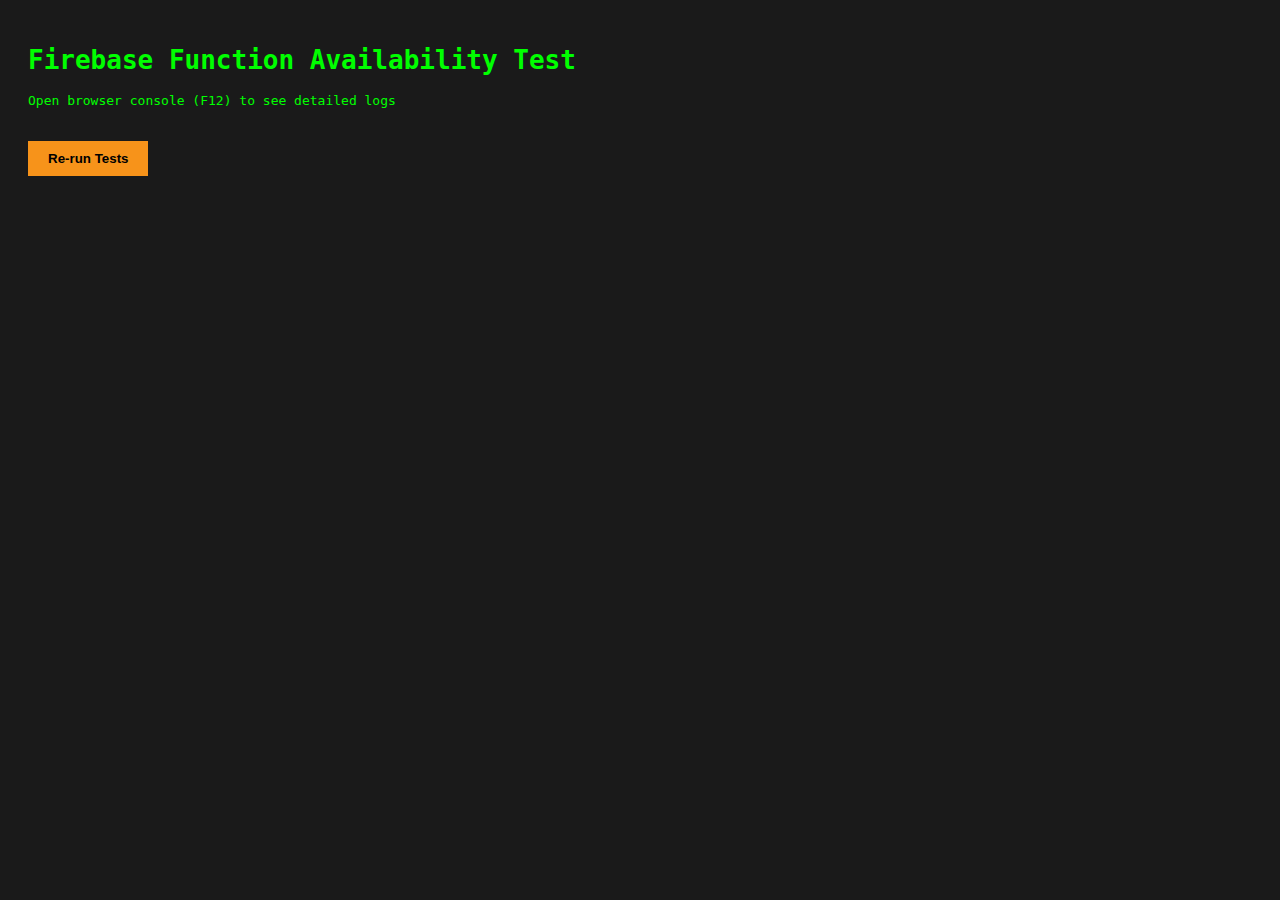
<file: test-firebase-functions.html>
<!DOCTYPE html>
<html lang="en">
<head>
    <meta charset="UTF-8">
    <meta name="viewport" content="width=device-width, initial-scale=1.0">
    <title>Firebase Function Test</title>
    <style>
        body {
            font-family: monospace;
            padding: 20px;
            background: #1a1a1a;
            color: #0f0;
        }
        .test {
            margin: 10px 0;
            padding: 10px;
            background: #000;
            border: 1px solid #333;
        }
        .pass { color: #0f0; }
        .fail { color: #f00; }
    </style>
</head>
<body>
    <h1>Firebase Function Availability Test</h1>
    <p>Open browser console (F12) to see detailed logs</p>
    <div id="results"></div>

    <script>
        function runTests() {
            const results = document.getElementById('results');
            const tests = [
                { name: 'window.registerUser', func: window.registerUser },
                { name: 'window.loginUser', func: window.loginUser },
                { name: 'window.loginWithGoogle', func: window.loginWithGoogle },
                { name: 'window.logoutUser', func: window.logoutUser },
                { name: 'window.playAsGuest', func: window.playAsGuest },
                { name: 'window.resetPassword', func: window.resetPassword },
                { name: 'window.linkGuestToEmail', func: window.linkGuestToEmail },
                { name: 'window.saveGameToCloud', func: window.saveGameToCloud },
                { name: 'window.loadGameFromCloud', func: window.loadGameFromCloud },
                { name: 'window.setupAuthListener', func: window.setupAuthListener },
                { name: 'window.auth (Firebase Auth)', obj: window.auth },
                { name: 'window.db (Firebase Firestore)', obj: window.db }
            ];

            results.innerHTML = '';

            tests.forEach(test => {
                const value = test.func || test.obj;
                const exists = typeof value !== 'undefined';
                const isFunction = typeof value === 'function';
                const isObject = typeof value === 'object' && value !== null;

                let status = '';
                let statusClass = '';

                if (test.func) {
                    status = exists && isFunction ? '✓ PASS - Function exists' : '✗ FAIL - Function not found';
                    statusClass = exists && isFunction ? 'pass' : 'fail';
                } else {
                    status = exists && isObject ? '✓ PASS - Object exists' : '✗ FAIL - Object not found';
                    statusClass = exists && isObject ? 'pass' : 'fail';
                }

                const div = document.createElement('div');
                div.className = `test ${statusClass}`;
                div.innerHTML = `<strong>${test.name}</strong>: <span class="${statusClass}">${status}</span><br>Type: ${typeof value}`;
                results.appendChild(div);

                console.log(`${test.name}: ${typeof value}`, value);
            });
        }

        // Run tests after a short delay to allow Firebase to load
        setTimeout(runTests, 1000);

        // Also provide a button to manually re-run
        document.body.innerHTML += '<button onclick="runTests()" style="margin-top: 20px; padding: 10px 20px; background: #f7931a; color: #000; border: none; cursor: pointer; font-weight: bold;">Re-run Tests</button>';
    </script>
</body>
</html>
</file>
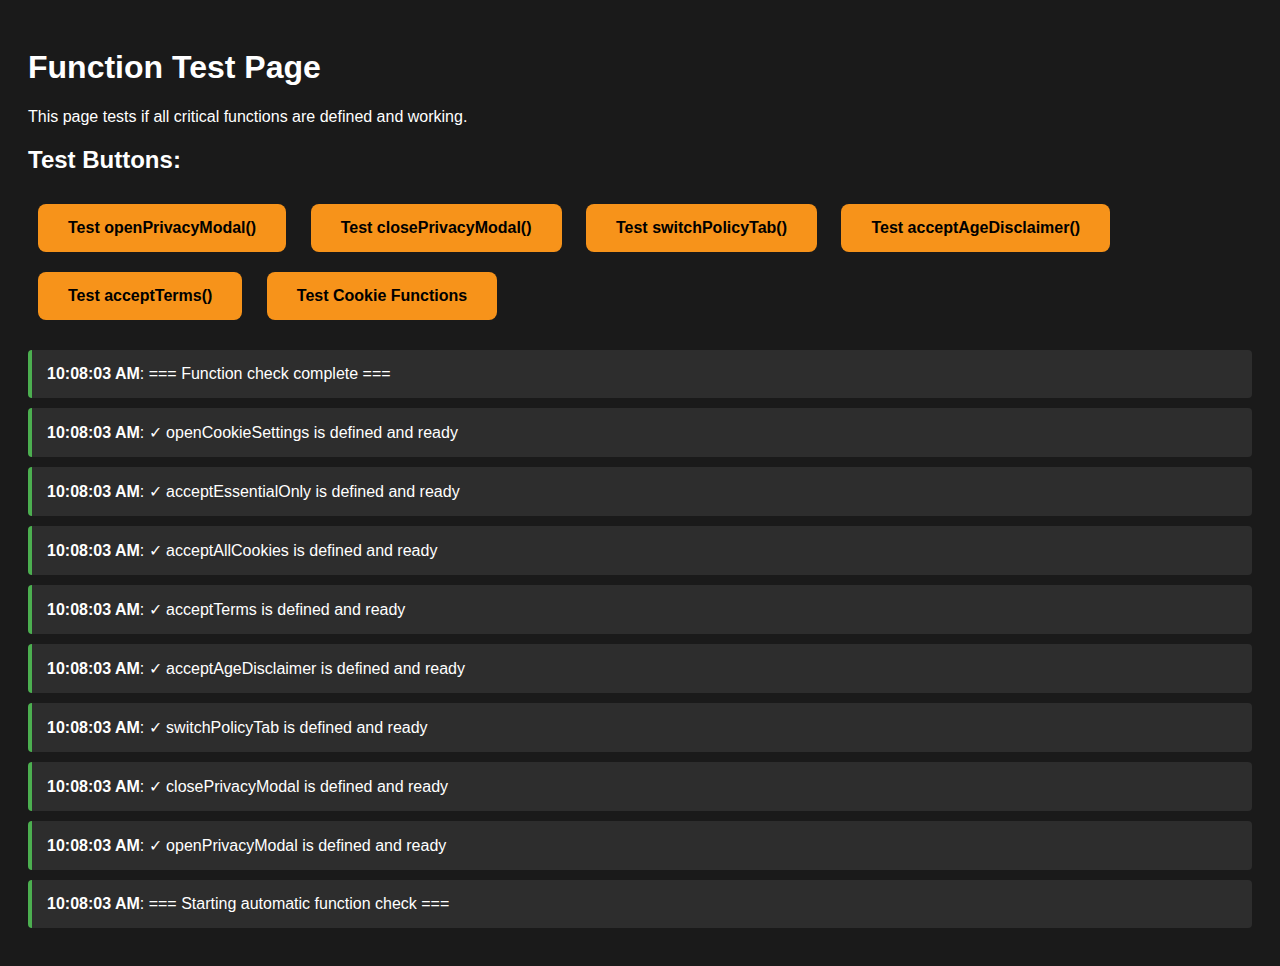
<file: test-functions.html>
<!DOCTYPE html>
<html lang="en">
<head>
    <meta charset="UTF-8">
    <meta name="viewport" content="width=device-width, initial-scale=1.0">
    <title>Function Test - Idle BTC Miner</title>
    <style>
        body {
            font-family: Arial, sans-serif;
            padding: 20px;
            background: #1a1a1a;
            color: #fff;
        }
        button {
            background: #f7931a;
            color: #000;
            border: none;
            padding: 15px 30px;
            margin: 10px;
            font-weight: 800;
            border-radius: 8px;
            cursor: pointer;
            font-size: 1rem;
        }
        .result {
            background: #2d2d2d;
            padding: 15px;
            margin: 10px 0;
            border-left: 4px solid #f7931a;
            border-radius: 4px;
        }
        .success { border-left-color: #4CAF50; }
        .error { border-left-color: #ff3344; }
    </style>
</head>
<body>
    <h1>Function Test Page</h1>
    <p>This page tests if all critical functions are defined and working.</p>

    <div style="margin: 20px 0;">
        <h2>Test Buttons:</h2>
        <button onclick="testOpenPrivacyModal()">Test openPrivacyModal()</button>
        <button onclick="testClosePrivacyModal()">Test closePrivacyModal()</button>
        <button onclick="testSwitchPolicyTab()">Test switchPolicyTab()</button>
        <button onclick="testAcceptAgeDisclaimer()">Test acceptAgeDisclaimer()</button>
        <button onclick="testAcceptTerms()">Test acceptTerms()</button>
        <button onclick="testCookieFunctions()">Test Cookie Functions</button>
    </div>

    <div id="results"></div>

    <script>
        function log(message, isError = false) {
            const results = document.getElementById('results');
            const div = document.createElement('div');
            div.className = 'result ' + (isError ? 'error' : 'success');
            div.innerHTML = `<strong>${new Date().toLocaleTimeString()}</strong>: ${message}`;
            results.insertBefore(div, results.firstChild);
        }

        function testOpenPrivacyModal() {
            if (typeof openPrivacyModal === 'function') {
                log('✓ openPrivacyModal is defined');
                try {
                    openPrivacyModal();
                    log('✓ openPrivacyModal executed successfully');
                } catch (e) {
                    log('✗ Error executing openPrivacyModal: ' + e.message, true);
                }
            } else {
                log('✗ openPrivacyModal is NOT defined', true);
            }
        }

        function testClosePrivacyModal() {
            if (typeof closePrivacyModal === 'function') {
                log('✓ closePrivacyModal is defined');
                try {
                    closePrivacyModal();
                    log('✓ closePrivacyModal executed successfully');
                } catch (e) {
                    log('✗ Error executing closePrivacyModal: ' + e.message, true);
                }
            } else {
                log('✗ closePrivacyModal is NOT defined', true);
            }
        }

        function testSwitchPolicyTab() {
            if (typeof switchPolicyTab === 'function') {
                log('✓ switchPolicyTab is defined');
                try {
                    switchPolicyTab('privacy');
                    log('✓ switchPolicyTab executed successfully');
                } catch (e) {
                    log('✗ Error executing switchPolicyTab: ' + e.message, true);
                }
            } else {
                log('✗ switchPolicyTab is NOT defined', true);
            }
        }

        function testAcceptAgeDisclaimer() {
            if (typeof acceptAgeDisclaimer === 'function') {
                log('✓ acceptAgeDisclaimer is defined');
                try {
                    acceptAgeDisclaimer();
                    log('✓ acceptAgeDisclaimer executed successfully');
                } catch (e) {
                    log('✗ Error executing acceptAgeDisclaimer: ' + e.message, true);
                }
            } else {
                log('✗ acceptAgeDisclaimer is NOT defined', true);
            }
        }

        function testAcceptTerms() {
            if (typeof acceptTerms === 'function') {
                log('✓ acceptTerms is defined');
                try {
                    acceptTerms();
                    log('✓ acceptTerms executed successfully');
                } catch (e) {
                    log('✗ Error executing acceptTerms: ' + e.message, true);
                }
            } else {
                log('✗ acceptTerms is NOT defined', true);
            }
        }

        function testCookieFunctions() {
            const cookieFuncs = ['acceptAllCookies', 'acceptEssentialOnly', 'openCookieSettings', 'checkCookieConsent'];
            cookieFuncs.forEach(funcName => {
                if (typeof window[funcName] === 'function') {
                    log(`✓ ${funcName} is defined`);
                } else {
                    log(`✗ ${funcName} is NOT defined`, true);
                }
            });
        }

        // Auto-run tests on load
        window.addEventListener('DOMContentLoaded', () => {
            log('=== Starting automatic function check ===');

            const criticalFunctions = [
                'openPrivacyModal',
                'closePrivacyModal',
                'switchPolicyTab',
                'acceptAgeDisclaimer',
                'acceptTerms',
                'acceptAllCookies',
                'acceptEssentialOnly',
                'openCookieSettings'
            ];

            criticalFunctions.forEach(funcName => {
                if (typeof window[funcName] === 'function') {
                    log(`✓ ${funcName} is defined and ready`);
                } else {
                    log(`✗ CRITICAL: ${funcName} is NOT defined!`, true);
                }
            });

            log('=== Function check complete ===');
        });
    </script>

    <!-- Load your actual index.html scripts to test them -->
    <script>
        // Copy the critical functions from index.html
        function openPrivacyModal() {
            log('openPrivacyModal called!');
        }

        function closePrivacyModal() {
            log('closePrivacyModal called!');
        }

        function acceptAgeDisclaimer() {
            log('acceptAgeDisclaimer called!');
        }

        function switchPolicyTab(tab) {
            log('switchPolicyTab called with: ' + tab);
        }

        function acceptTerms() {
            log('acceptTerms called!');
        }

        function acceptAllCookies() {
            log('acceptAllCookies called!');
        }

        function acceptEssentialOnly() {
            log('acceptEssentialOnly called!');
        }

        function openCookieSettings() {
            log('openCookieSettings called!');
        }

        function checkCookieConsent() {
            log('checkCookieConsent called!');
        }
    </script>
</body>
</html>
</file>
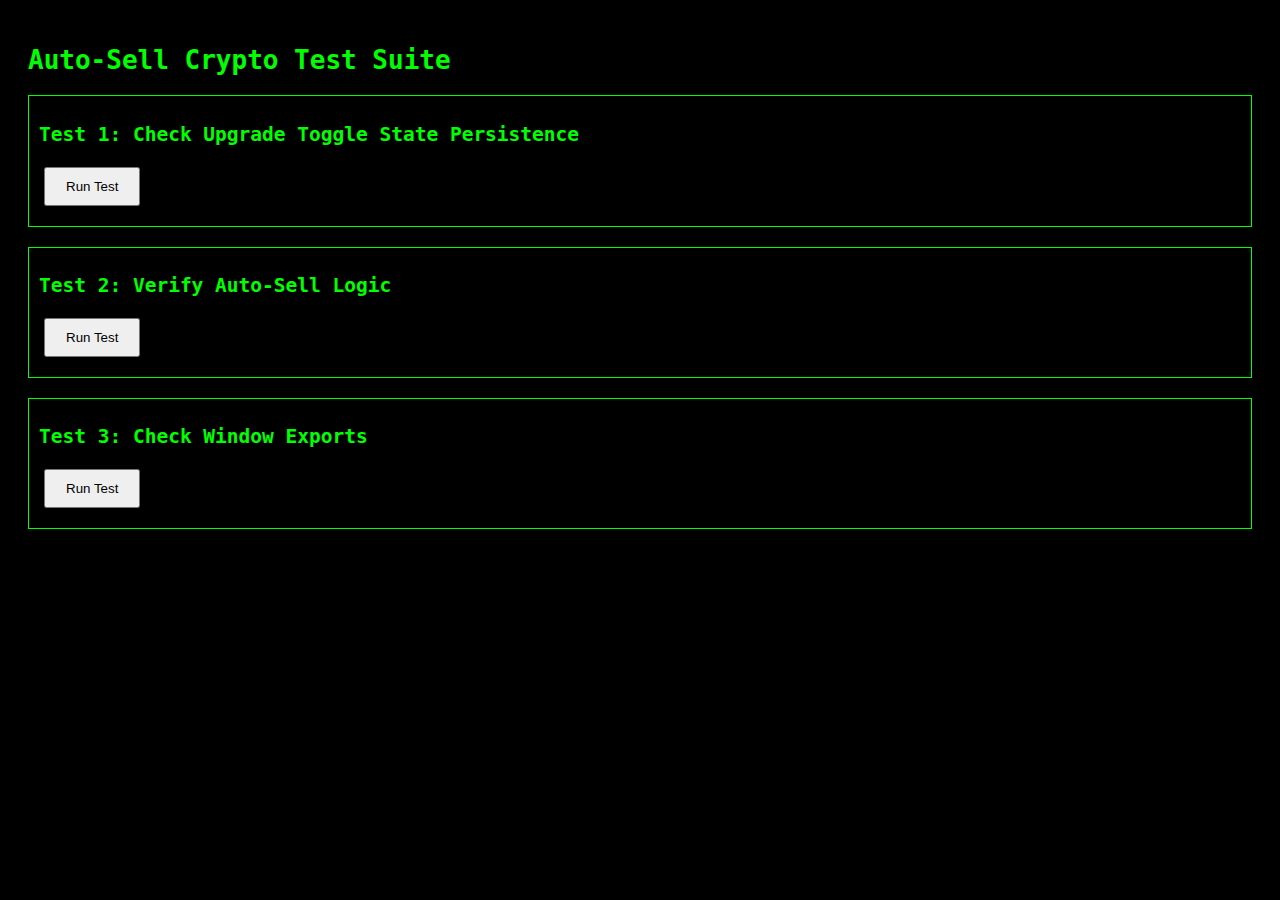
<file: test_autosell.html>
<!DOCTYPE html>
<html>
<head>
    <title>Auto-Sell Test</title>
    <style>
        body { background: #000; color: #0f0; font-family: monospace; padding: 20px; }
        .test-section { margin: 20px 0; padding: 10px; border: 1px solid #0f0; }
        .log { margin: 5px 0; font-size: 12px; }
        button { padding: 10px 20px; margin: 5px; cursor: pointer; }
    </style>
</head>
<body>
    <h1>Auto-Sell Crypto Test Suite</h1>
    
    <div class="test-section">
        <h2>Test 1: Check Upgrade Toggle State Persistence</h2>
        <button onclick="testSaveLoadToggleState()">Run Test</button>
        <div id="test1-result" class="log"></div>
    </div>

    <div class="test-section">
        <h2>Test 2: Verify Auto-Sell Logic</h2>
        <button onclick="testAutoSellLogic()">Run Test</button>
        <div id="test2-result" class="log"></div>
    </div>

    <div class="test-section">
        <h2>Test 3: Check Window Exports</h2>
        <button onclick="testWindowExports()">Run Test</button>
        <div id="test3-result" class="log"></div>
    </div>

    <script>
        function log(elementId, message) {
            const el = document.getElementById(elementId);
            if (el) {
                el.innerHTML += `<div class="log">✓ ${message}</div>`;
            }
            console.log(message);
        }

        function testSaveLoadToggleState() {
            const result = document.getElementById('test1-result');
            result.innerHTML = '';
            
            log('test1-result', 'Simulating upgradeToggleState save/load...');
            
            // Create a toggle state
            const toggleState = { auto_sell: true };
            log('test1-result', `Created toggleState: ${JSON.stringify(toggleState)}`);
            
            // Serialize it
            const serialized = JSON.stringify(toggleState);
            log('test1-result', `Serialized: ${serialized}`);
            
            // Deserialize it
            const deserialized = JSON.parse(serialized);
            log('test1-result', `Deserialized: ${JSON.stringify(deserialized)}`);
            
            // Verify it matches
            if (deserialized.auto_sell === toggleState.auto_sell) {
                log('test1-result', '✅ Toggle state persists correctly through save/load cycle');
            } else {
                log('test1-result', '❌ Toggle state was NOT preserved');
            }
        }

        function testAutoSellLogic() {
            const result = document.getElementById('test2-result');
            result.innerHTML = '';
            
            log('test2-result', 'Testing auto-sell conditional logic...');
            
            // Simulate the auto-sell check
            const metaUpgrades = {
                auto_sell_crypto: {
                    purchased: false,
                    cost: 25
                }
            };
            const upgradeToggleState = { auto_sell: true };
            
            log('test2-result', 'Test 2a: Upgrade NOT purchased');
            let hasUpgrade = metaUpgrades.auto_sell_crypto && metaUpgrades.auto_sell_crypto.purchased;
            let isEnabled = upgradeToggleState.auto_sell === true;
            log('test2-result', `hasUpgrade=${hasUpgrade}, isEnabled=${isEnabled}`);
            if (!hasUpgrade) {
                log('test2-result', '✅ Correctly blocked - upgrade not purchased');
            }
            
            // Purchase it
            metaUpgrades.auto_sell_crypto.purchased = true;
            log('test2-result', '\nTest 2b: Upgrade purchased, toggle ON');
            hasUpgrade = metaUpgrades.auto_sell_crypto && metaUpgrades.auto_sell_crypto.purchased;
            isEnabled = upgradeToggleState.auto_sell === true;
            log('test2-result', `hasUpgrade=${hasUpgrade}, isEnabled=${isEnabled}`);
            if (hasUpgrade && isEnabled) {
                log('test2-result', '✅ Correctly allows auto-sell');
            }
            
            // Toggle it off
            upgradeToggleState.auto_sell = false;
            log('test2-result', '\nTest 2c: Upgrade purchased, toggle OFF');
            hasUpgrade = metaUpgrades.auto_sell_crypto && metaUpgrades.auto_sell_crypto.purchased;
            isEnabled = upgradeToggleState.auto_sell === true;
            log('test2-result', `hasUpgrade=${hasUpgrade}, isEnabled=${isEnabled}`);
            if (hasUpgrade && !isEnabled) {
                log('test2-result', '✅ Correctly blocks auto-sell when toggled off');
            }
        }

        function testWindowExports() {
            const result = document.getElementById('test3-result');
            result.innerHTML = '';
            
            log('test3-result', 'Testing window export mechanism...');
            
            // Simulate rugpull.js exports
            window.metaUpgrades = {
                auto_sell_crypto: { purchased: true, cost: 25 }
            };
            window.upgradeToggleState = { auto_sell: true };
            
            log('test3-result', `window.metaUpgrades: ${typeof window.metaUpgrades !== 'undefined' ? 'FOUND' : 'NOT FOUND'}`);
            log('test3-result', `window.upgradeToggleState: ${typeof window.upgradeToggleState !== 'undefined' ? 'FOUND' : 'NOT FOUND'}`);
            
            // Simulate game.js access
            const metaUpgradesData = typeof window.metaUpgrades !== 'undefined' ? window.metaUpgrades : null;
            const toggleState = typeof window.upgradeToggleState !== 'undefined' ? window.upgradeToggleState : null;
            
            if (metaUpgradesData && toggleState) {
                log('test3-result', '✅ game.js can access both exports');
                log('test3-result', `auto_sell_crypto.purchased: ${metaUpgradesData.auto_sell_crypto.purchased}`);
                log('test3-result', `upgradeToggleState.auto_sell: ${toggleState.auto_sell}`);
            } else {
                log('test3-result', '❌ Failed to access exports');
            }
        }
    </script>
</body>
</html>
</file>
